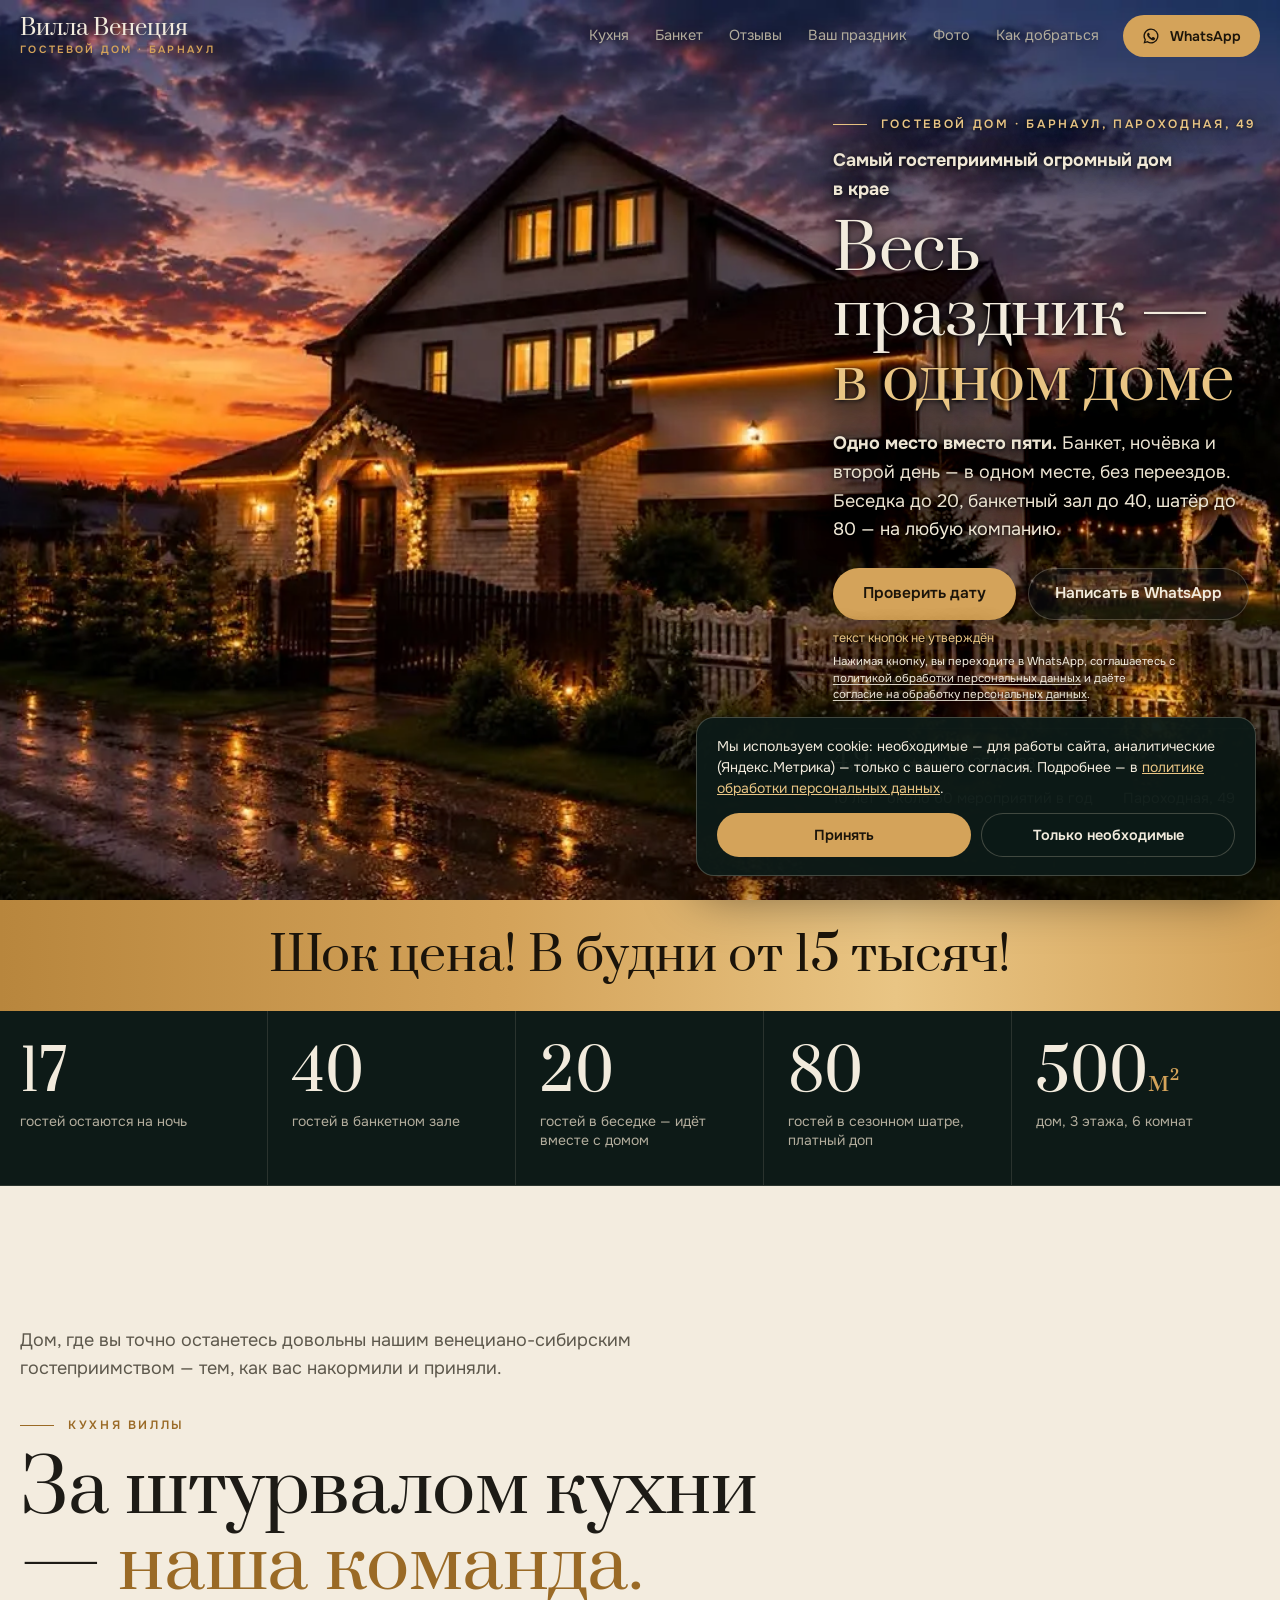
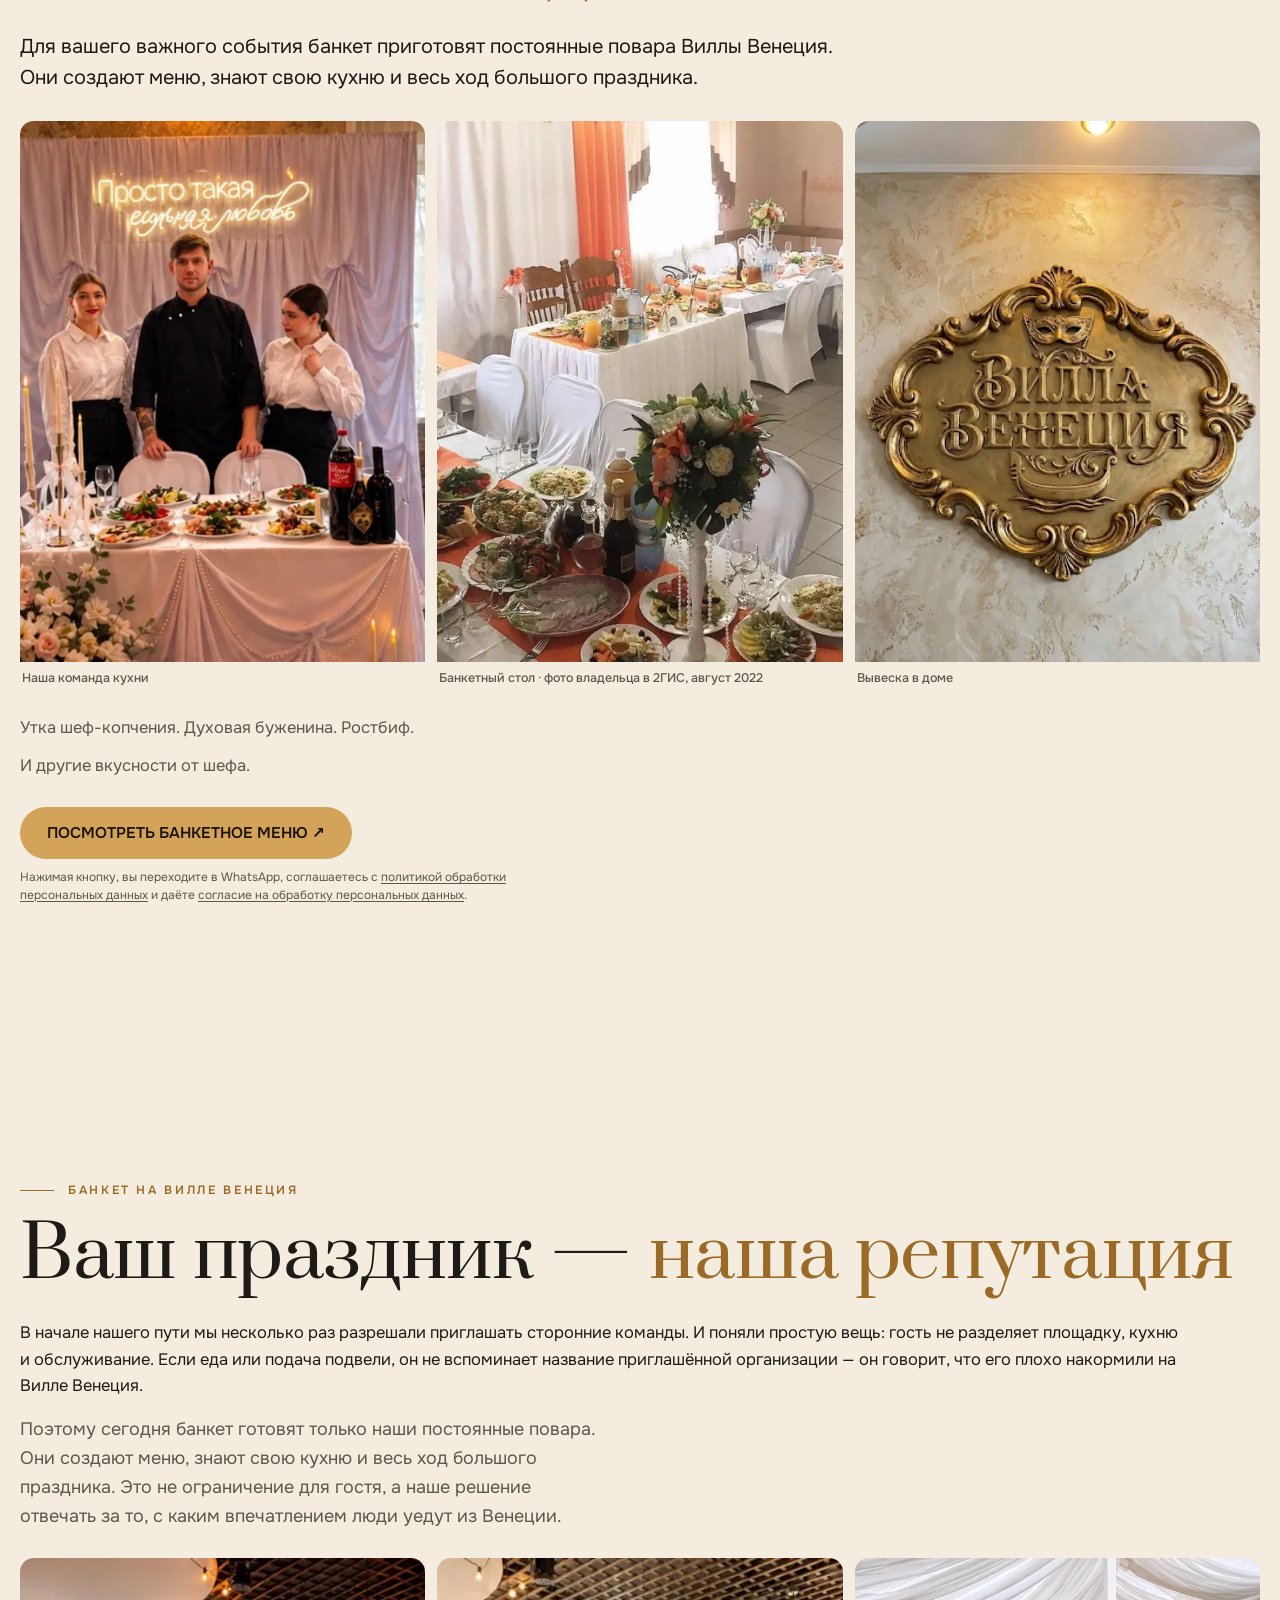
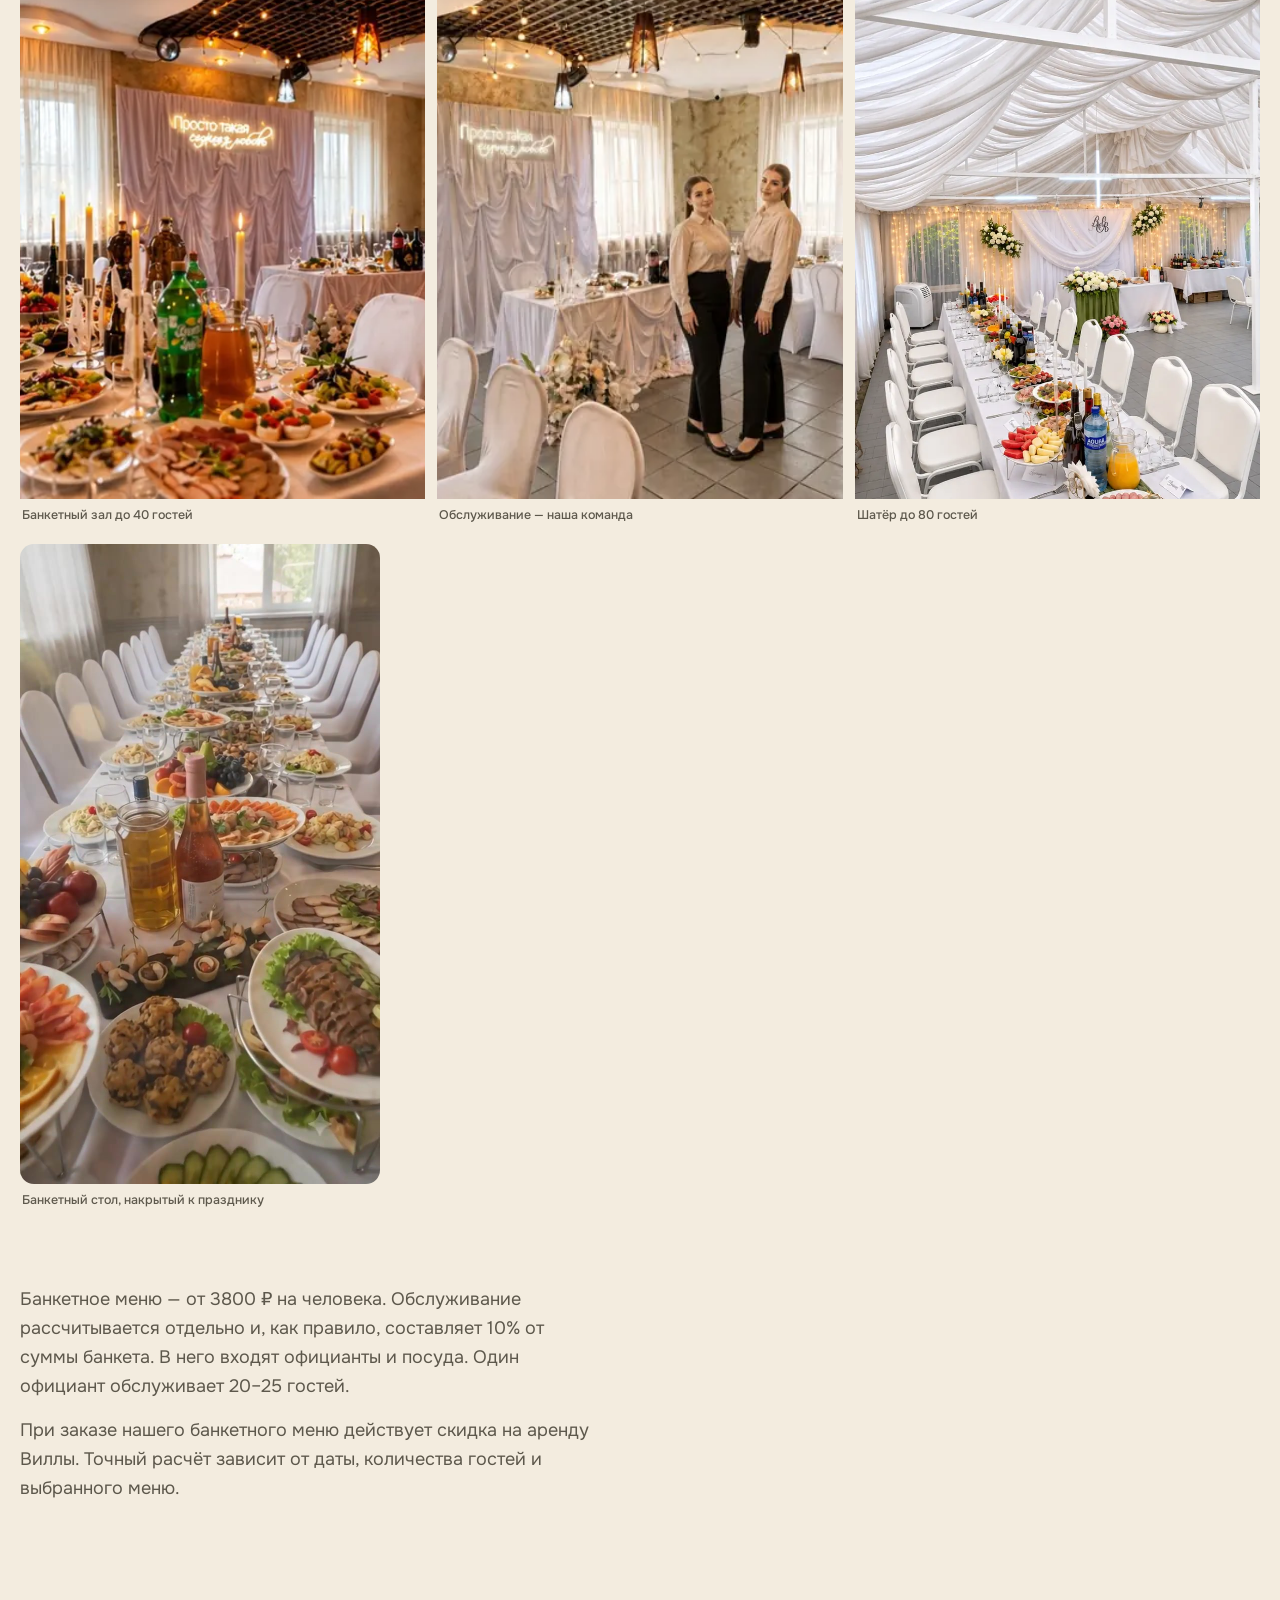
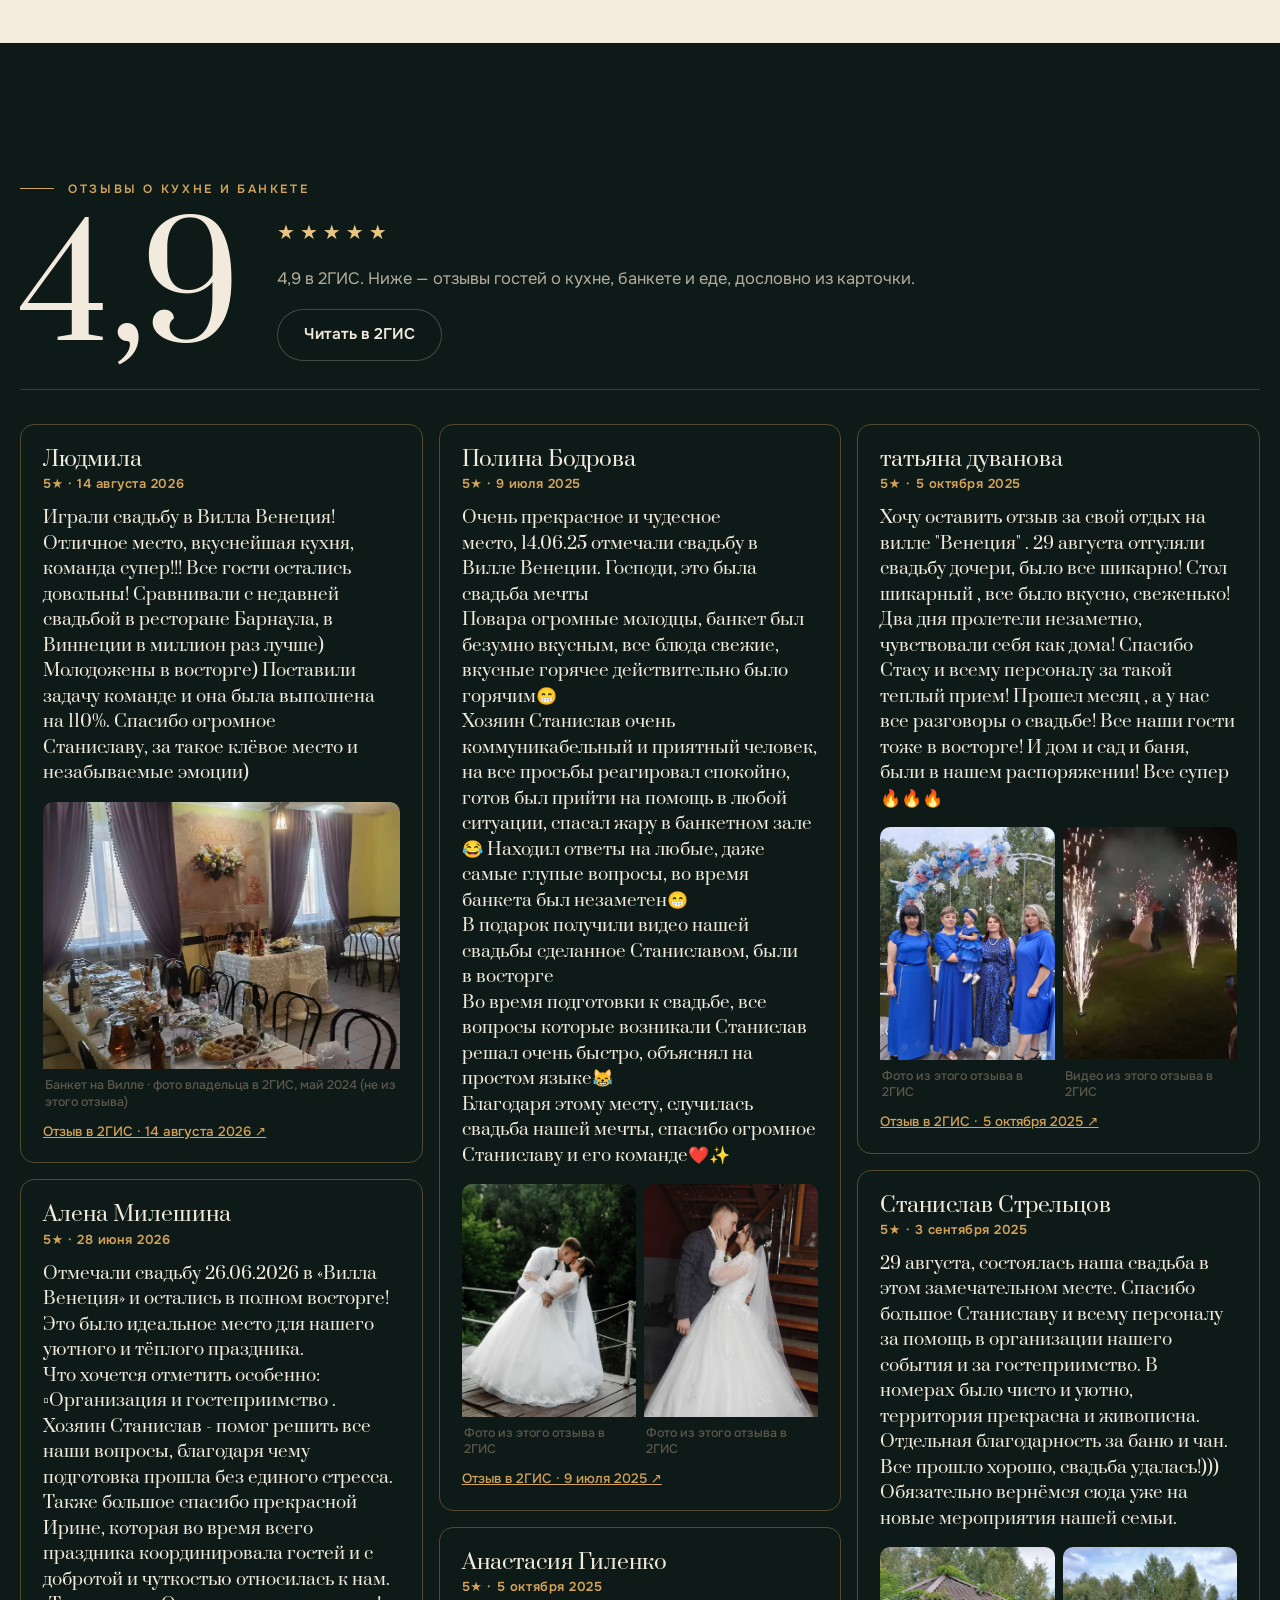
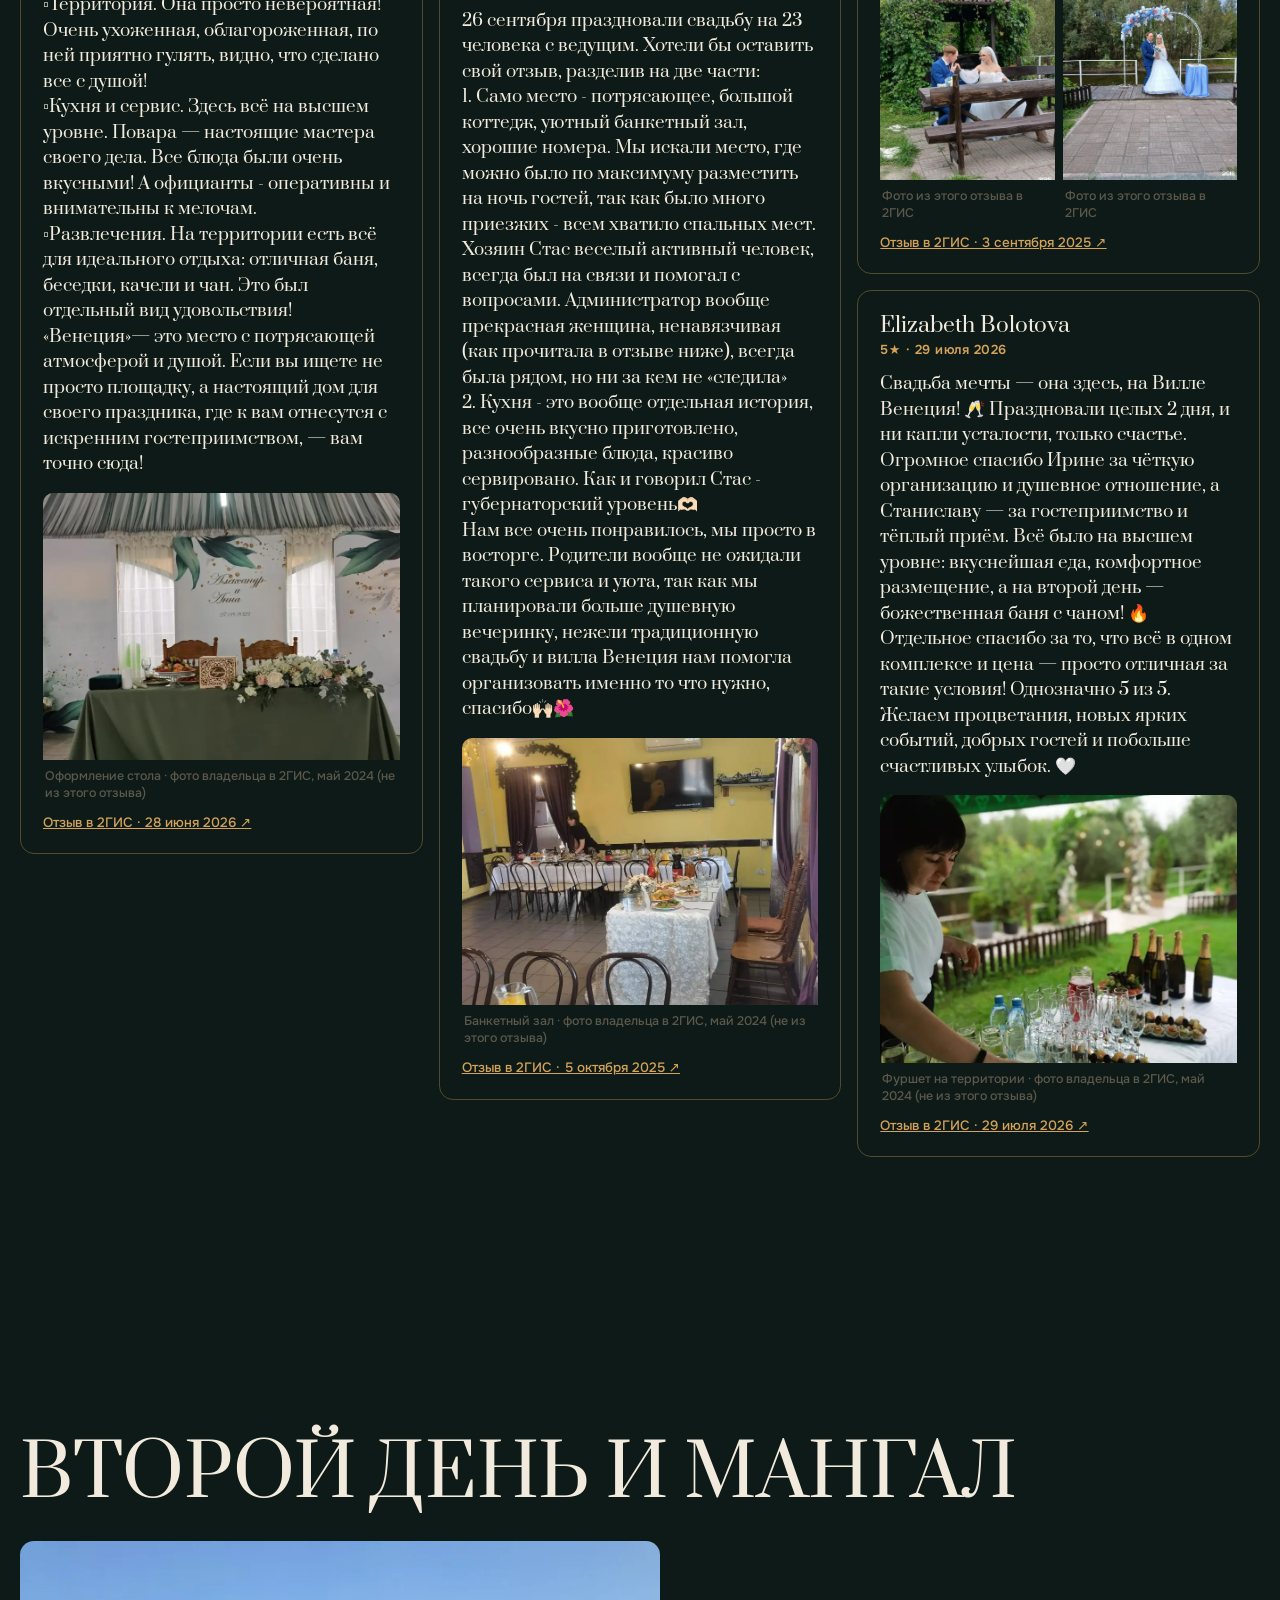
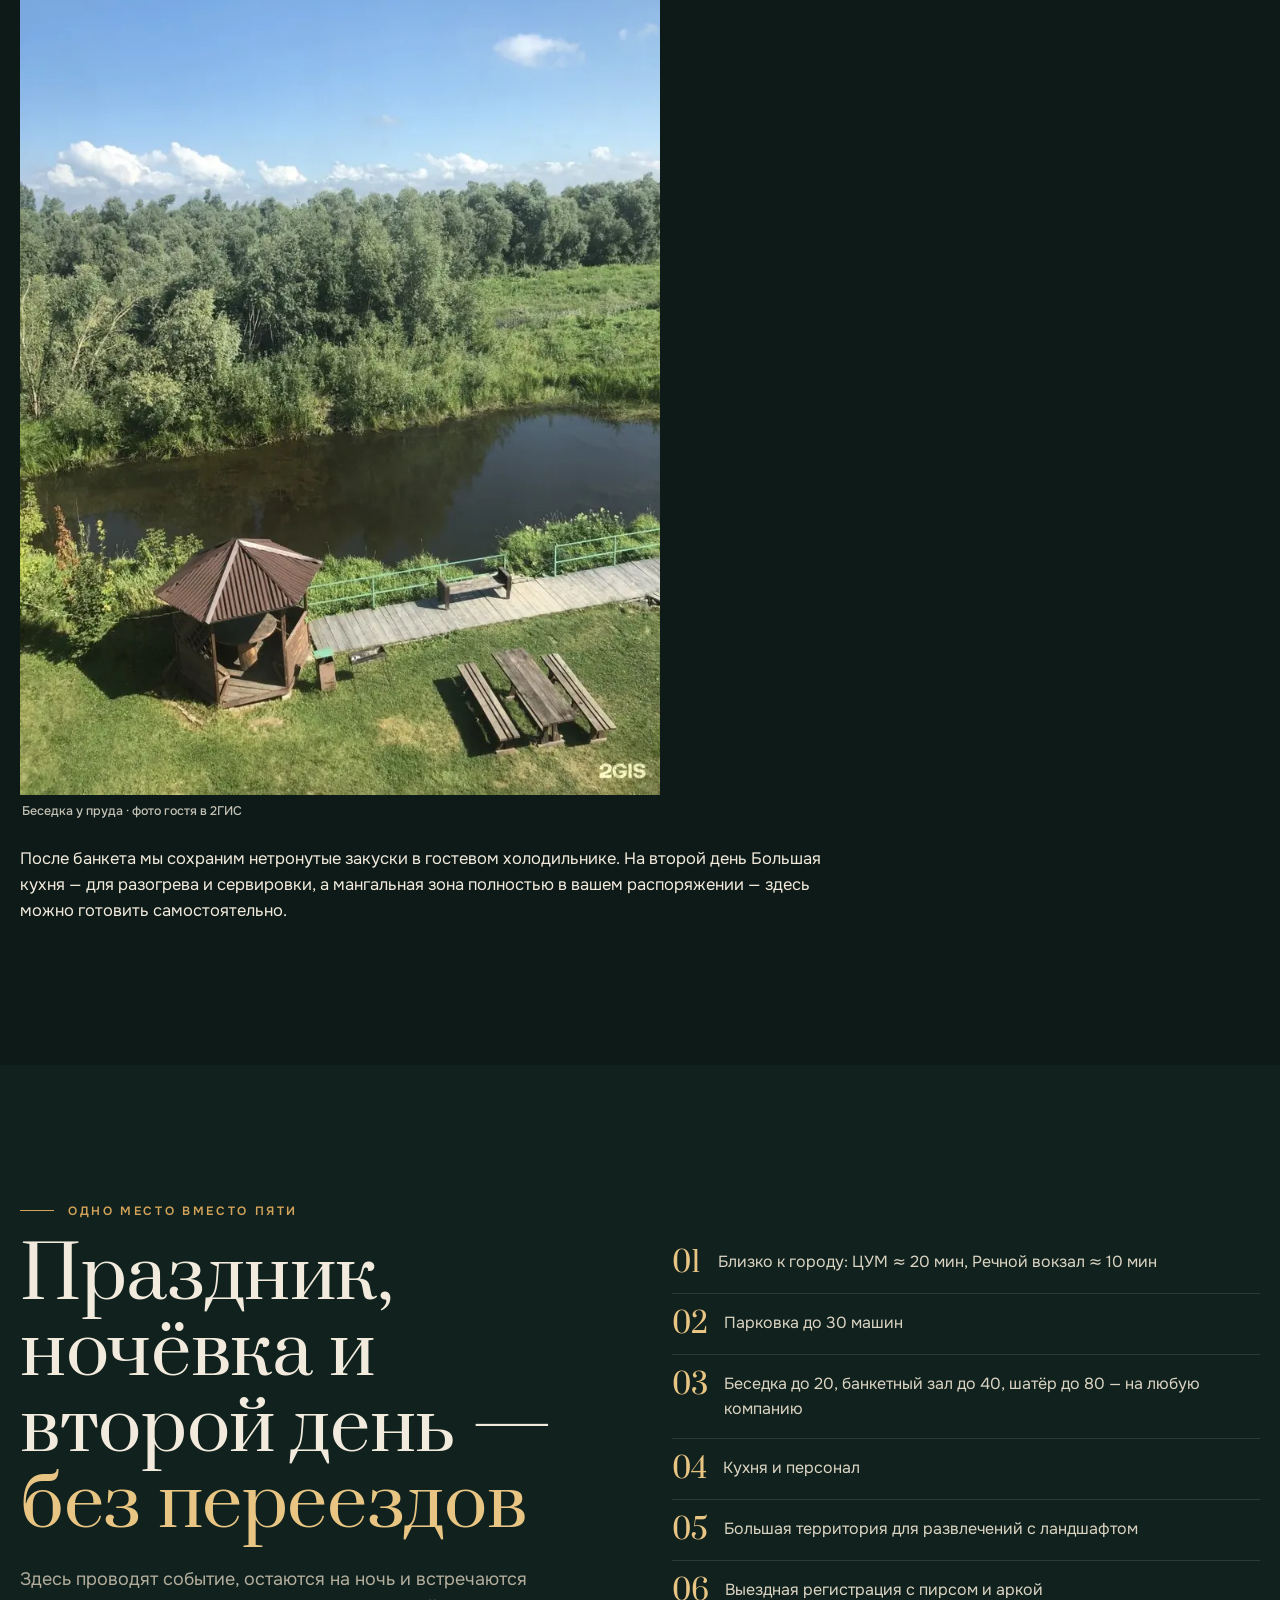
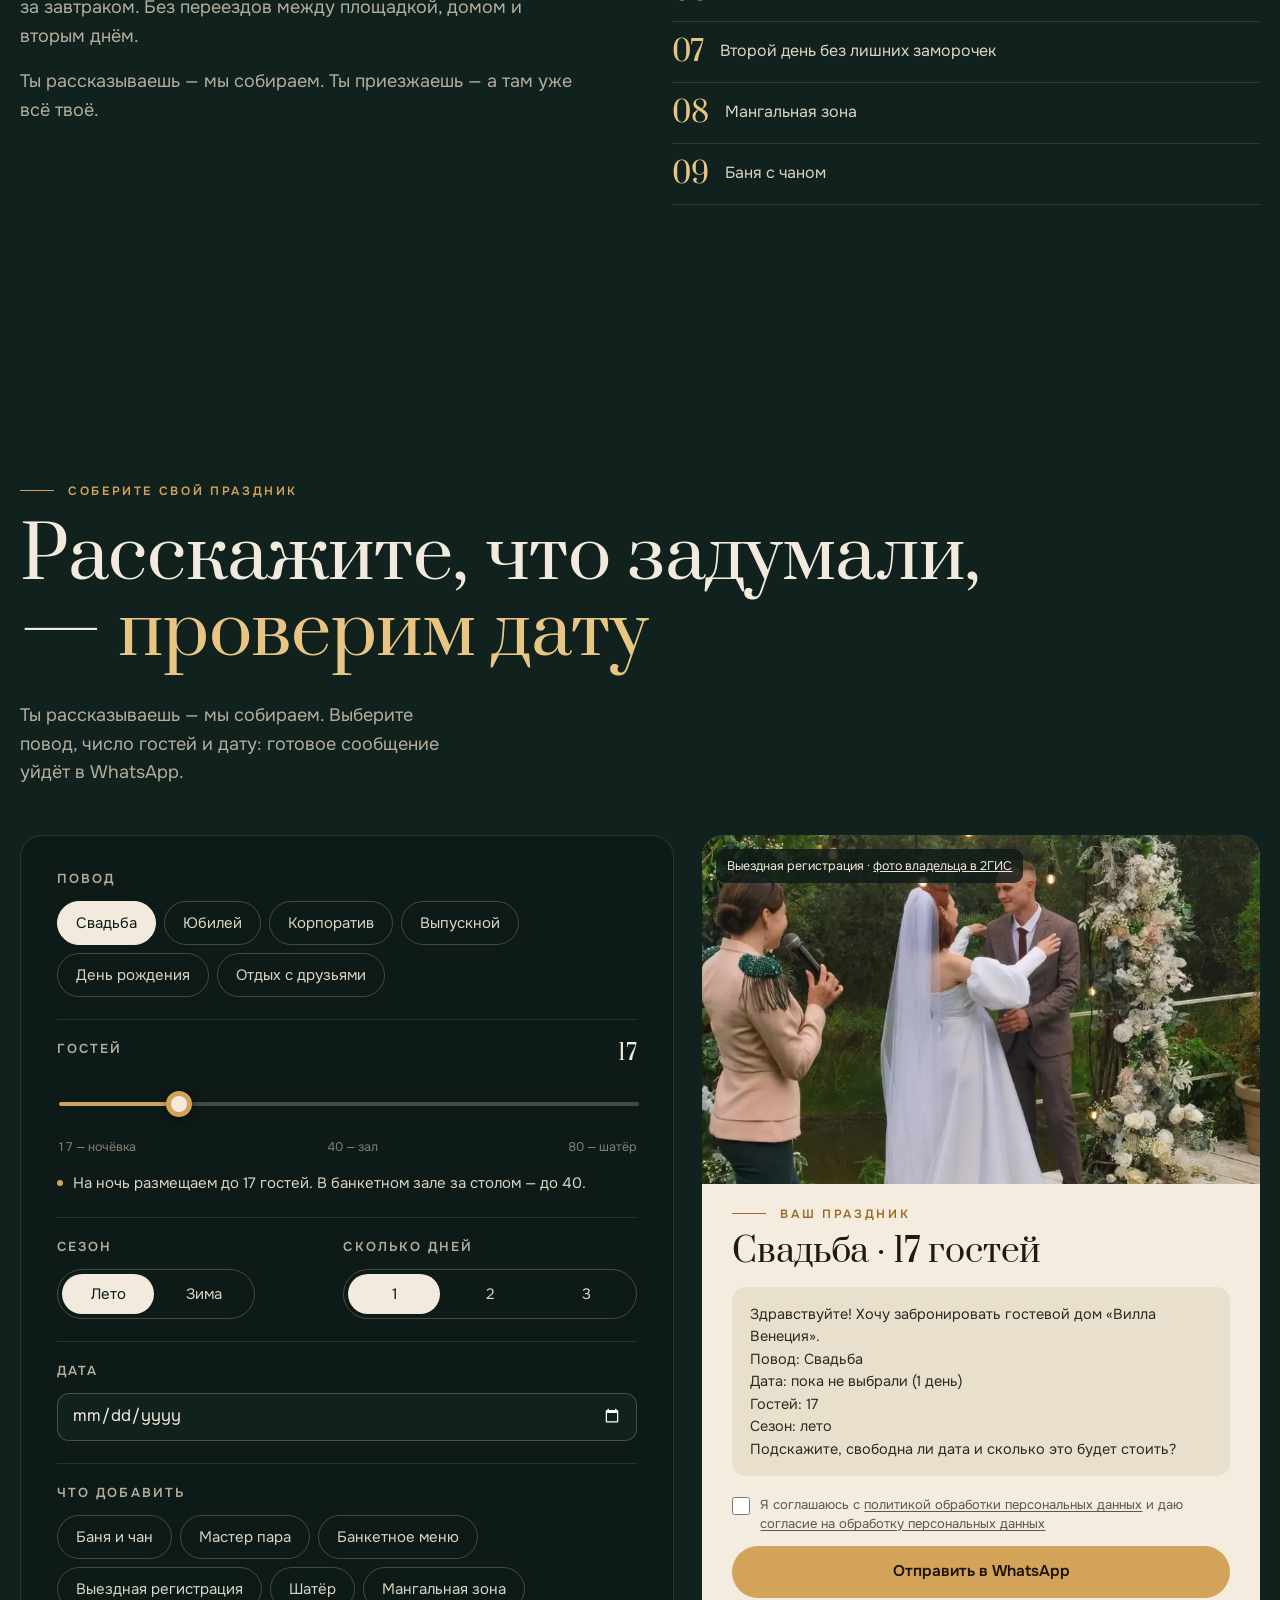
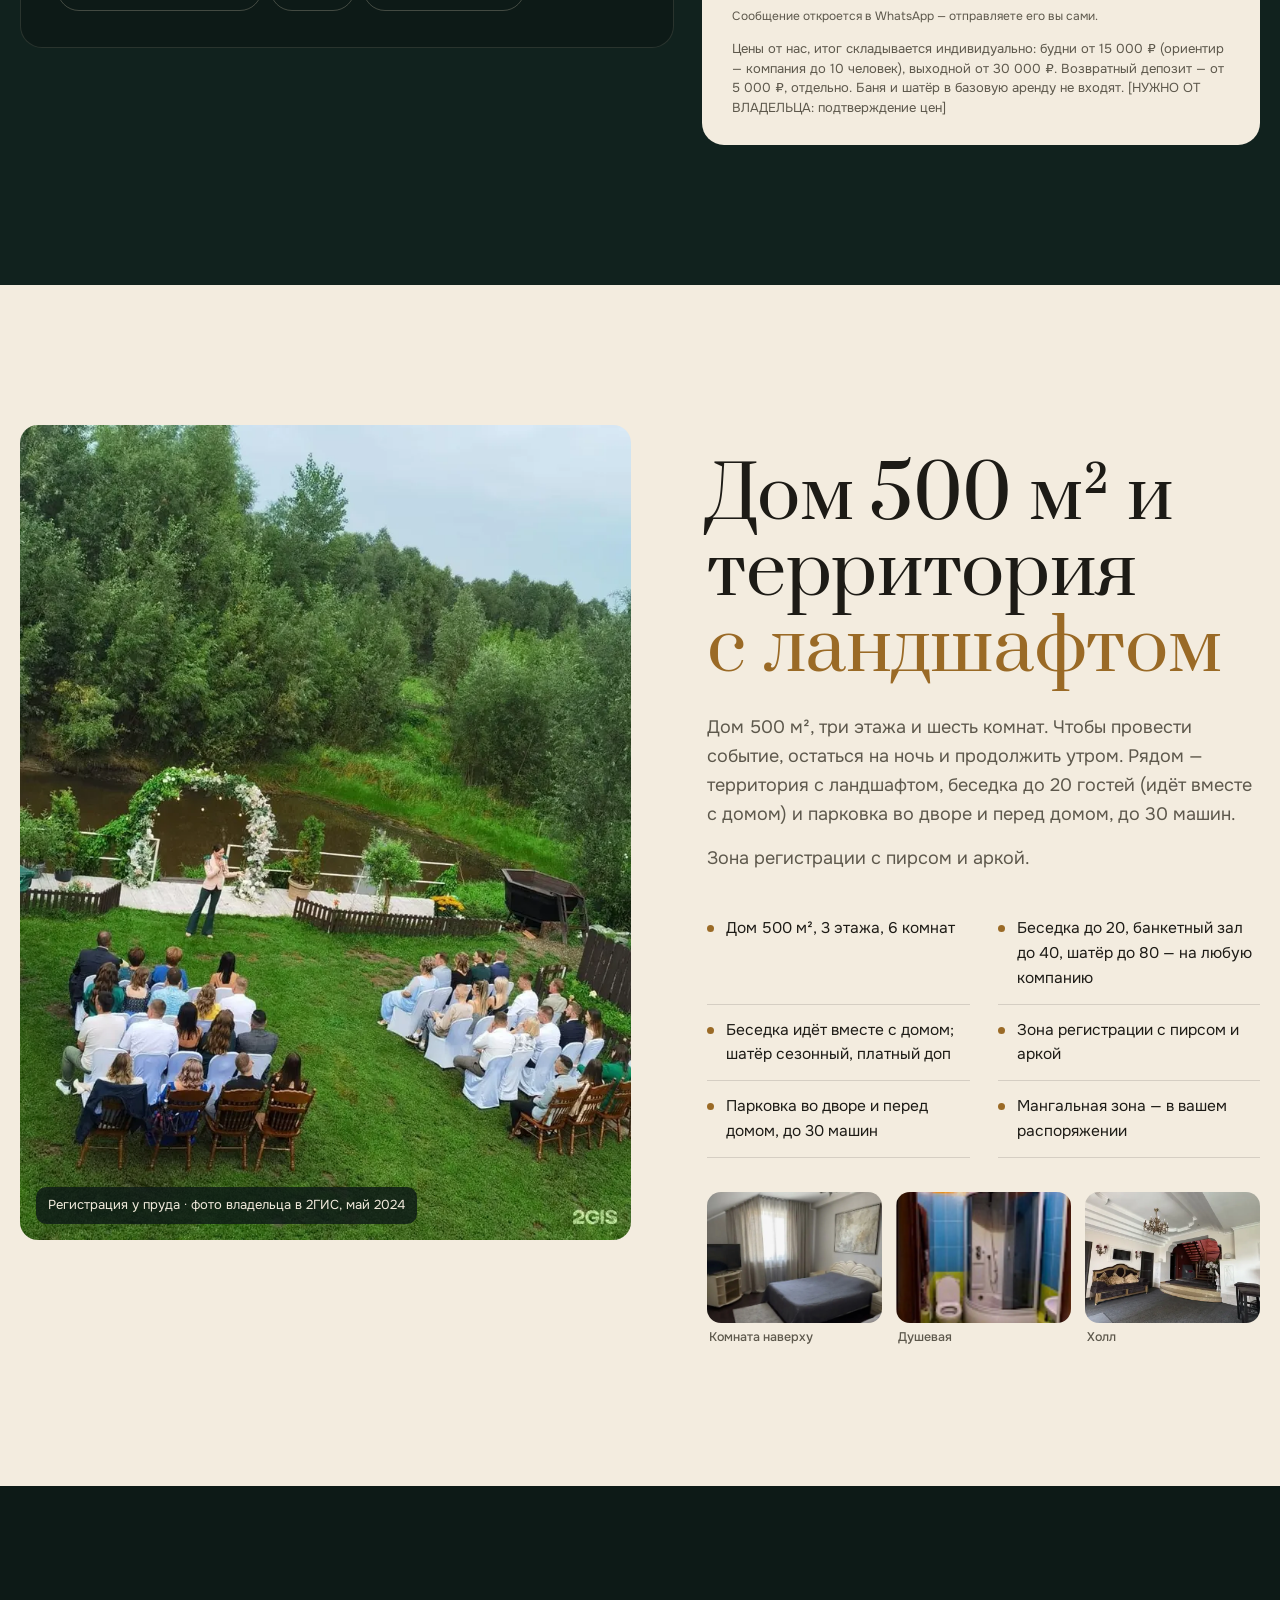
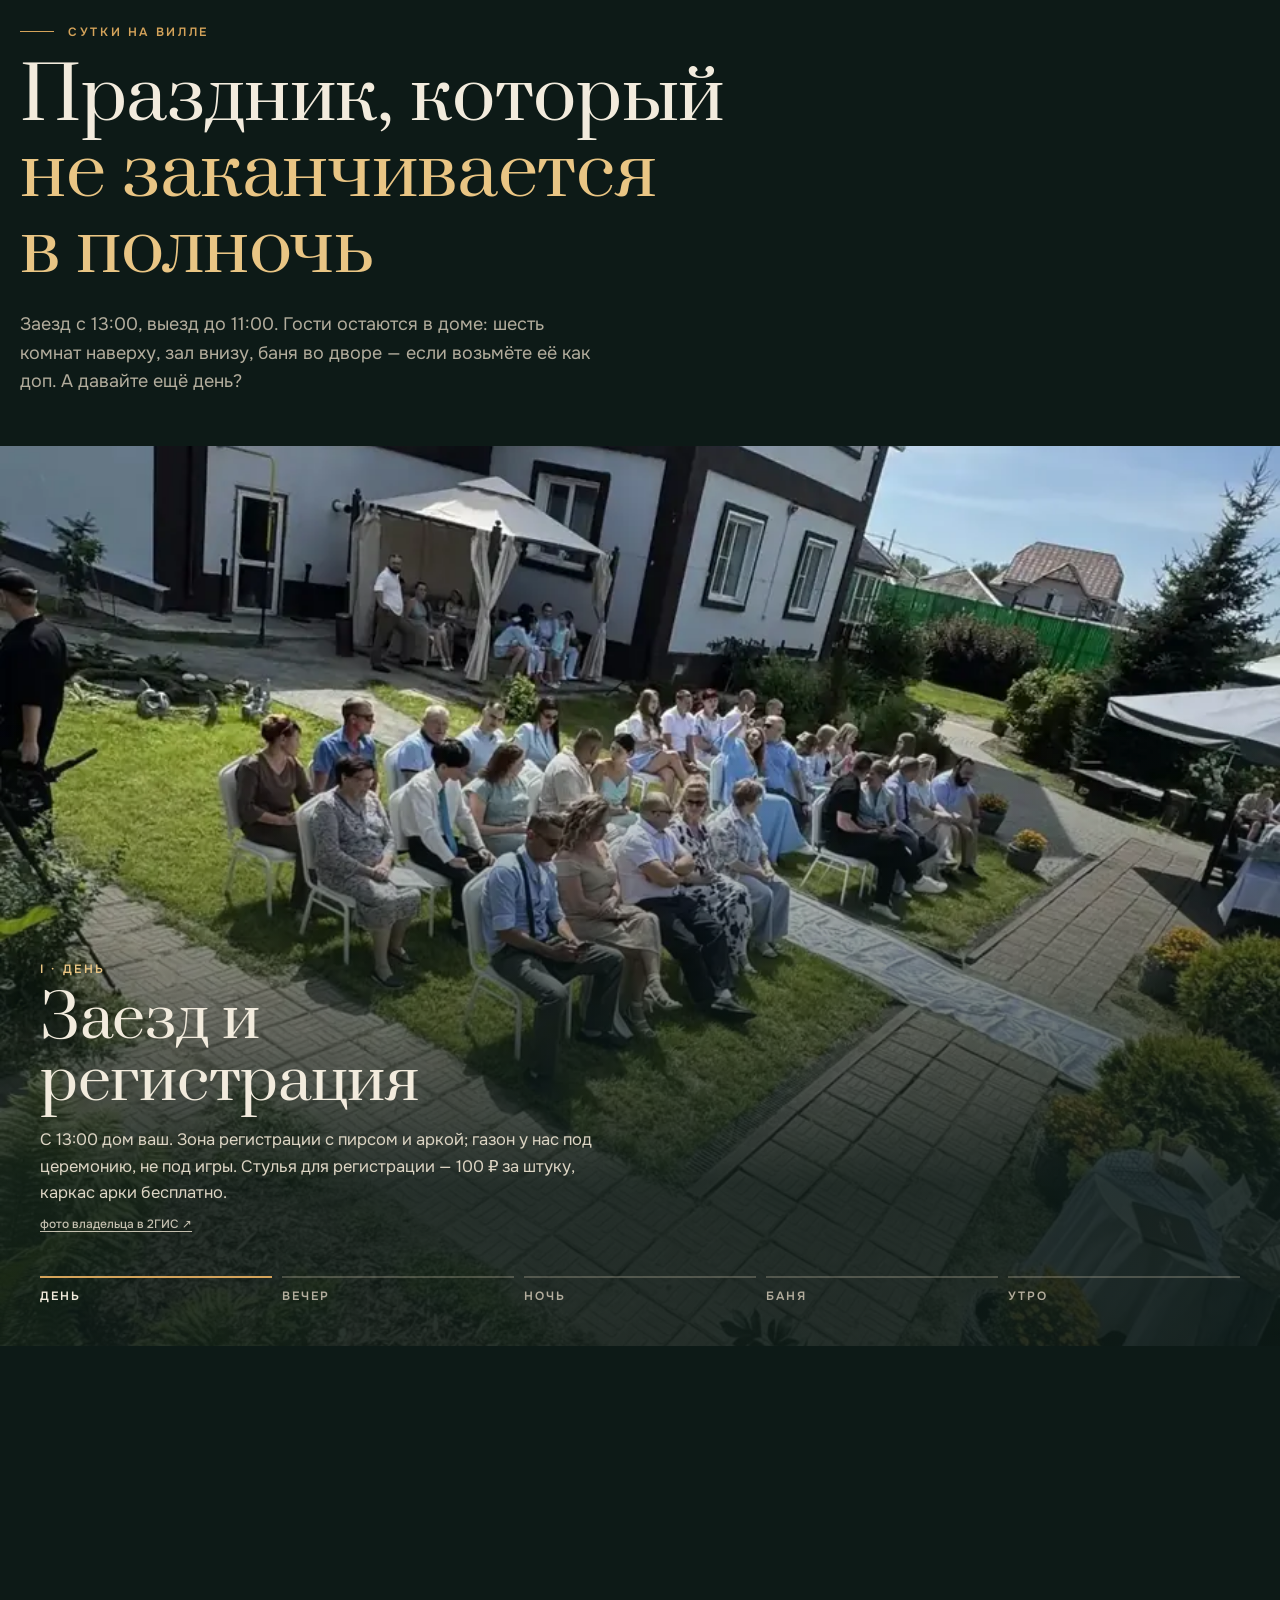
<file: index.html>
<!doctype html>
<html lang="ru">
<head>
<meta charset="utf-8">
<meta name="viewport" content="width=device-width,initial-scale=1,viewport-fit=cover">
<title>Банкет в Барнауле на Вилле Венеция — Пароходная, 49</title>
<meta name="description" content="Банкет в Барнауле на Вилле Венеция: зал до 40 гостей, сезонный шатёр до 80, меню от 3 800 ₽ на гостя. Праздник, ночёвка и второй день в одном доме. Пароходная, 49.">
<link rel="canonical" href="https://villav.ru/">
<meta name="robots" content="index, follow">
<meta name="theme-color" content="#0d1a17">
<meta property="og:type" content="website">
<meta property="og:locale" content="ru_RU">
<meta property="og:site_name" content="Вилла Венеция">
<meta property="og:title" content="Банкет в Барнауле на Вилле Венеция — Пароходная, 49">
<meta property="og:description" content="Банкет в Барнауле на Вилле Венеция: зал до 40 гостей, сезонный шатёр до 80, меню от 3 800 ₽ на гостя. Праздник, ночёвка и второй день в одном доме. Пароходная, 49.">
<meta property="og:url" content="https://villav.ru/">
<meta property="og:image" content="https://villav.ru/images/og.jpg">
<meta property="og:image:width" content="1200">
<meta property="og:image:height" content="630">
<meta property="og:image:alt" content="Банкетный стол на «Вилле Венеция», Барнаул">
<meta name="twitter:card" content="summary_large_image">
<meta name="twitter:title" content="Банкет в Барнауле на Вилле Венеция — Пароходная, 49">
<meta name="twitter:description" content="Банкет в Барнауле на Вилле Венеция: зал до 40 гостей, сезонный шатёр до 80, меню от 3 800 ₽ на гостя. Праздник, ночёвка и второй день в одном доме. Пароходная, 49.">
<meta name="twitter:image" content="https://villav.ru/images/og.jpg">
<link rel="icon" href="images/favicon.svg" type="image/svg+xml">
<link rel="icon" href="images/favicon.png" sizes="32x32" type="image/png">
<link rel="apple-touch-icon" href="images/apple-touch-icon.png">
<!-- Шрифты размещены на сайте локально (fonts/fonts.css): без запросов к Google и передачи IP посетителя третьим лицам -->
<link rel="stylesheet" href="fonts/fonts.css">
<script type="application/ld+json">
{
  "@context": "https://schema.org",
  "@type": ["LodgingBusiness", "LocalBusiness"],
  "name": "Гостевой дом «Вилла Венеция»",
  "telephone": "+7-964-603-20-23",
  "url": "https://villav.ru/",
  "image": "https://villav.ru/images/og.jpg",
  "address": {
    "@type": "PostalAddress",
    "streetAddress": "ул. Пароходная, 49",
    "addressLocality": "Барнаул",
    "addressCountry": "RU"
  },
  "aggregateRating": {
    "@type": "AggregateRating",
    "ratingValue": "4.9",
    "bestRating": "5",
    "reviewCount": "83"
  },
  "numberOfRooms": 6,
  "floorSize": {
    "@type": "QuantitativeValue",
    "value": 500,
    "unitCode": "MTK"
  },
  "checkinTime": "13:00",
  "checkoutTime": "11:00",
  "priceRange": "от 15 000 ₽",
  "description": "Банкет в Барнауле на Вилле Венеция: зал до 40 гостей, сезонный шатёр до 80, меню от 3 800 ₽ на гостя. Праздник, ночёвка и второй день в одном доме. Пароходная, 49."
}
</script>
<style>
picture{display:block;width:100%;height:auto}
.hero .bg picture,.panel-d picture,.oc picture,.way .bg picture,.result .ph picture{
  position:absolute;inset:0;width:100%;height:100%;
}
.hero .bg picture img,.panel-d picture img,.oc picture img,.way .bg picture img,.result .ph picture img{
  width:100%;height:100%;object-fit:cover;
}
.mosaic picture{height:100%}
.mosaic picture img{width:100%;height:100%;object-fit:cover;border-radius:14px}
.place .pic picture{width:100%}
.place .duo picture{width:100%}
:root{
  --ink:#0d1a17;--ink2:#11221e;--ink3:#182e28;--line:rgba(236,224,200,.13);--line2:rgba(236,224,200,.24);
  --ivory:#f2ebdd;--mut:#b3ad9d;--dim:#857f71;
  --paper:#f3ecdf;--paper2:#e8dfcd;--tx:#1d1b16;--txm:#5d584c;--pline:rgba(29,27,22,.14);
  --gold:#d4a35a;--gold2:#e9c584;--ember:#c9643b;
  --serif:"Prata",Georgia,"Times New Roman",serif;--sans:"Onest",system-ui,-apple-system,"Segoe UI",Roboto,sans-serif;
  --r:18px;--ease:cubic-bezier(.2,.7,.2,1)
}
*{box-sizing:border-box}
html{scroll-behavior:smooth;-webkit-font-smoothing:antialiased;-moz-osx-font-smoothing:grayscale;-webkit-text-size-adjust:100%}
body{margin:0;background:var(--ink);color:var(--ivory);font:400 16.5px/1.6 var(--sans);overflow-x:clip}
img{max-width:100%;height:auto;display:block}
a{color:inherit}
button,input{font:inherit;color:inherit}
h1,h2,h3{font-family:var(--serif);font-weight:400;line-height:1.06;margin:0;text-wrap:balance;letter-spacing:-.005em}
p{margin:0;text-wrap:pretty}
.wrap{width:min(1240px,100% - 40px);margin-inline:auto}
.eyebrow{display:flex;align-items:center;gap:14px;font:600 12px/1 var(--sans);letter-spacing:.22em;text-transform:uppercase;color:var(--gold)}
.eyebrow:before{content:"";width:34px;height:1px;background:currentColor}
.h2{font-size:clamp(36px,5.6vw,76px)}
.h2 em{font-style:normal;color:var(--gold2)}
.lead{color:var(--mut);font-size:18px;max-width:580px}
section{position:relative;padding:clamp(84px,11vw,140px) 0}
.paper{background:var(--paper);color:var(--tx)}
.paper .lead{color:var(--txm)}
.paper .eyebrow{color:#9a6a26}
.paper .h2 em{color:#9a6a26}
.num{font-variant-numeric:tabular-nums}

/* кнопки */
.btn{display:inline-flex;align-items:center;justify-content:center;gap:10px;min-height:52px;padding:0 26px;border-radius:999px;border:1px solid transparent;font:600 15.5px/1 var(--sans);text-decoration:none;cursor:pointer;transition-property:transform,background-color,border-color,color;transition-duration:.18s;transition-timing-function:ease-out}
.btn:active{transform:scale(.97)}
.btn-gold{background:var(--gold);color:#1b140a}
.btn-gold:hover{background:var(--gold2)}
.btn-line{border-color:var(--line2);color:var(--ivory);background:rgba(13,26,23,.35)}
.btn-line:hover{border-color:var(--ivory)}
.paper .btn-line{color:var(--tx);border-color:var(--pline);background:transparent}
.paper .btn-line:hover{border-color:var(--tx)}
.btn svg{width:18px;height:18px;flex:none}
:focus-visible{outline:2px solid var(--gold2);outline-offset:3px}

/* появление */
.rv{opacity:0;transform:translateY(22px);transition:opacity .9s var(--ease),transform .9s var(--ease)}
.rv.on{opacity:1;transform:none}
.rv.d1{transition-delay:.08s}.rv.d2{transition-delay:.16s}.rv.d3{transition-delay:.24s}

/* интро */
#intro{position:fixed;inset:0;z-index:100;background:var(--ink);display:grid;place-items:center;transition:opacity .8s var(--ease),visibility .8s}
#intro.out{opacity:0;visibility:hidden}
#intro .in{text-align:center}
#intro .t{font:400 clamp(38px,8vw,84px)/1 var(--serif);color:var(--ivory);opacity:0;transform:translateY(12px);animation:iu 1s var(--ease) .1s forwards}
#intro .s{margin-top:18px;font:600 12px/1 var(--sans);letter-spacing:.3em;text-transform:uppercase;color:var(--gold);opacity:0;animation:iu .9s var(--ease) .45s forwards}
#intro .w{margin:26px auto 0;height:1px;width:0;background:linear-gradient(90deg,transparent,var(--gold),transparent);animation:iw 1.1s var(--ease) .3s forwards}
@keyframes iu{to{opacity:1;transform:none}}
@keyframes iw{to{width:min(320px,70vw)}}

/* шапка */
#top{position:fixed;inset:0 0 auto;z-index:50;transition:background-color .3s,border-color .3s,color .3s;border-bottom:1px solid transparent;background:transparent}
#top .logo b{color:var(--ivory);text-shadow:0 1px 10px rgba(0,0,0,.55)}
#top .logo span{text-shadow:0 1px 8px rgba(0,0,0,.5)}
#top nav a{color:rgba(242,235,221,.86);text-shadow:0 1px 8px rgba(0,0,0,.45)}
#top nav a:hover{color:var(--ivory)}
#top.solid{background:rgba(13,26,23,.94);border-color:var(--line)}
#top.solid .logo b,#top.solid .logo span,#top.solid nav a{text-shadow:none}
#top.solid .logo b{color:var(--ivory)}
#top.solid nav a{color:var(--mut)}
#top.solid nav a:hover{color:var(--ivory)}
#top .wrap{display:flex;align-items:center;gap:24px;height:72px}
.logo{display:flex;flex-direction:column;text-decoration:none;line-height:1}
.logo b{font:400 22px/1 var(--serif)}
.logo span{margin-top:6px;font:600 10.5px/1 var(--sans);letter-spacing:.22em;text-transform:uppercase;color:var(--gold)}
#top nav{display:flex;gap:26px;margin-left:auto}
#top nav a{font-size:14.5px;color:var(--mut);text-decoration:none;transition:color .2s}
#top nav a:hover{color:var(--ivory)}
#top .btn{min-height:42px;padding:0 18px;font-size:14px}
@media (max-width:980px){#top nav{display:none}#top .btn{margin-left:auto}}
@media (max-width:420px){#top .btn span{display:none}#top .btn{width:44px;padding:0}}

/* hero */
.hero{position:relative;min-height:100svh;display:flex;align-items:flex-start;justify-content:flex-end;padding:110px 8px 48px;overflow:hidden}
.hero .bg{position:absolute;inset:0}
.hero .bg img{width:100%;height:100%;object-fit:cover;object-position:26% 50%;transform:scale(1.04);animation:kb 14s var(--ease) forwards}
@keyframes kb{to{transform:scale(1)}}
.hero .wrap{position:relative;display:flex;justify-content:flex-end}
.hero-copy{position:relative;max-width:min(480px,34vw);padding:8px 0 8px 16px;color:var(--ivory)}
.hero-copy:before{content:"";position:absolute;inset:-32px -40px -44px -56px;background:radial-gradient(ellipse at 78% 42%,rgba(8,12,16,.82) 0%,rgba(8,12,16,.62) 38%,rgba(8,12,16,.28) 62%,rgba(8,12,16,0) 80%);pointer-events:none;z-index:-1}
.hero .eyebrow{margin-bottom:16px;color:var(--gold2);white-space:nowrap}
.hero .eyebrow,.hero h1,.hero .sub,.hero .meta,.hero .wa-need{text-shadow:0 2px 24px rgba(8,12,16,.95),0 1px 4px rgba(8,12,16,.98),0 0 32px rgba(8,12,16,.55)}
.hero h1{font-size:clamp(40px,4.8vw,72px);max-width:11ch;color:var(--ivory)}
.hero h1 em{font-style:normal;color:var(--gold2)}
.hero h1 .w{display:inline-block;opacity:0;transform:translateY(.4em);animation:iu 1s var(--ease) forwards;animation-delay:calc(var(--d,.2s) + var(--i,0) * .07s)}
.hero .eyebrow+.sub{margin:0 0 14px!important}
.hero .sub{margin-top:16px;max-width:540px;font-size:18px;color:#f0e8d6}
.hero .row{display:flex;flex-wrap:wrap;gap:12px;margin-top:24px}
.hero .btn-line{color:var(--ivory);border-color:var(--line2);background:rgba(13,20,28,.35)}
.hero .btn-line:hover{border-color:var(--ivory);background:rgba(13,20,28,.5)}
.hero .wa-need{color:var(--gold2)}
.hero .meta{display:flex;flex-wrap:wrap;gap:12px 30px;margin-top:24px;padding-top:18px;border-top:1px solid var(--line2);max-width:540px;font-size:14.5px;color:#efe6d4}
.hero .meta b{font:400 26px/1 var(--serif);color:var(--ivory);margin-right:8px}
.hero .meta .it{display:flex;align-items:baseline}
.hero .stars{color:var(--gold2)}
.live{display:inline-flex;align-items:center;gap:9px}
.live i{width:8px;height:8px;border-radius:50%;background:#7fd19b;box-shadow:0 0 0 0 rgba(127,209,155,.6);animation:pl 2.4s infinite}
@keyframes pl{70%{box-shadow:0 0 0 9px rgba(127,209,155,0)}100%{box-shadow:0 0 0 0 rgba(127,209,155,0)}}
.stars{color:var(--gold2);letter-spacing:2px;margin-right:8px}

/* факты */
.facts{padding:0;border-bottom:1px solid var(--line)}
.facts .wrap{display:grid;grid-template-columns:repeat(5,1fr)}
.fact{padding:34px 18px 34px 0;border-right:1px solid var(--line)}
.fact+.fact{padding-left:24px}
.fact:last-child{border-right:0}
.fact b{display:block;font:400 clamp(38px,4.4vw,58px)/1 var(--serif);color:var(--ivory)}
.fact b small{font-size:.5em;color:var(--gold)}
.fact span{display:block;margin-top:10px;font-size:14px;color:var(--mut);line-height:1.4}
@media (max-width:900px){.facts .wrap{grid-template-columns:1fr 1fr}.fact{padding:26px 14px 26px 0;border-bottom:1px solid var(--line)}.fact:nth-child(2n){border-right:0;padding-left:18px}.fact:nth-child(2n+1){padding-left:0}.fact:last-child{grid-column:1/-1;border-bottom:0}}

/* место */
.place .grid{display:grid;grid-template-columns:1.05fr .95fr;gap:clamp(36px,6vw,90px);align-items:start}
.place .pic{position:relative;border-radius:var(--r);overflow:hidden}
.place .pic img{width:100%;aspect-ratio:3/4;object-fit:cover}
.place .pic figcaption{position:absolute;left:16px;bottom:16px;padding:8px 12px;border-radius:10px;background:rgba(13,26,23,.82);color:var(--ivory);font-size:13px}
.place h2{margin:22px 0 26px}
.bigq{margin:34px 0 0;padding:28px 0 0;border-top:1px solid var(--pline)}
.bigq p{font:400 clamp(24px,2.6vw,32px)/1.3 var(--serif);color:var(--tx)}
.bigq cite{display:block;margin-top:16px;font:500 13.5px/1.3 var(--sans);font-style:normal;color:var(--txm)}
.ticks{list-style:none;margin:30px 0 0;padding:0;display:grid;grid-template-columns:1fr 1fr;gap:0 28px}
.ticks li{padding:13px 0;border-bottom:1px solid var(--pline);font-size:15.5px;display:flex;gap:12px}
.ticks li:before{content:"";flex:none;width:7px;height:7px;margin-top:9px;border-radius:50%;background:#9a6a26}
.place .duo{display:grid;grid-template-columns:1fr 1fr;gap:14px;margin-top:34px}
.place .duo img{border-radius:14px;aspect-ratio:4/3;object-fit:cover;width:100%}
@media (max-width:900px){.place .grid{grid-template-columns:1fr}.place .pic img{aspect-ratio:4/5}.ticks{grid-template-columns:1fr}}

/* конструктор */
.build{background:var(--ink2)}
.build .head{display:flex;justify-content:space-between;align-items:end;gap:30px;margin-bottom:48px;flex-wrap:wrap}
.build .head .lead{max-width:440px}
.bgrid{display:grid;grid-template-columns:1.08fr .92fr;gap:28px;align-items:start}
.panel{border:1px solid var(--line);border-radius:22px;padding:clamp(22px,3vw,36px);background:var(--ink)}
.step{padding:22px 0;border-bottom:1px solid var(--line)}
.step:first-child{padding-top:0}
.step:last-child{border-bottom:0;padding-bottom:0}
.step h3{font:600 13px/1 var(--sans);letter-spacing:.16em;text-transform:uppercase;color:var(--mut);margin-bottom:16px;display:flex;justify-content:space-between;gap:10px}
.step h3 output{font:400 22px/1 var(--serif);letter-spacing:0;text-transform:none;color:var(--ivory)}
.chips{display:flex;flex-wrap:wrap;gap:8px}
.chip{position:relative}
.chip input{position:absolute;opacity:0;width:1px;height:1px;pointer-events:none}
.chip span{display:inline-flex;align-items:center;min-height:44px;padding:0 18px;border-radius:999px;border:1px solid var(--line2);font-size:15px;color:#dcd4c3;cursor:pointer;transition-property:background-color,border-color,color;transition-duration:.18s;user-select:none}
.chip span:hover{border-color:var(--ivory)}
.chip input:checked+span{background:var(--ivory);border-color:var(--ivory);color:var(--ink)}
.chip input:focus-visible+span{outline:2px solid var(--gold2);outline-offset:2px}
.seg{display:inline-grid;grid-auto-flow:column;grid-auto-columns:1fr;border:1px solid var(--line2);border-radius:999px;padding:4px;gap:4px}
.seg .chip span{border:0;min-height:40px;justify-content:center;min-width:92px}
input[type=range]{-webkit-appearance:none;appearance:none;width:100%;height:44px;background:transparent;cursor:pointer}
input[type=range]::-webkit-slider-runnable-track{height:4px;border-radius:4px;background:linear-gradient(90deg,var(--gold) var(--p,40%),var(--line2) var(--p,40%))}
input[type=range]::-moz-range-track{height:4px;border-radius:4px;background:var(--line2)}
input[type=range]::-moz-range-progress{height:4px;border-radius:4px;background:var(--gold)}
input[type=range]::-webkit-slider-thumb{-webkit-appearance:none;width:26px;height:26px;margin-top:-11px;border-radius:50%;background:var(--ivory);border:5px solid var(--gold);box-shadow:0 2px 10px rgba(0,0,0,.4)}
input[type=range]::-moz-range-thumb{width:16px;height:16px;border-radius:50%;background:var(--ivory);border:5px solid var(--gold)}
.scale{display:flex;justify-content:space-between;font-size:12.5px;color:var(--dim);margin-top:2px}
.hint{margin-top:14px;font-size:15px;color:#dcd4c3;display:grid;gap:6px}
.hint p{display:flex;gap:10px}
.hint p:before{content:"";flex:none;width:6px;height:6px;margin-top:9px;border-radius:50%;background:var(--gold)}
.hint p.warn:before{background:var(--ember)}
.two{display:grid;grid-template-columns:1fr 1fr;gap:22px}
.date{width:100%;min-height:48px;padding:0 14px;border-radius:12px;border:1px solid var(--line2);background:var(--ink2);color:var(--ivory);color-scheme:dark}
.result{position:sticky;top:92px;border-radius:22px;overflow:hidden;background:var(--paper);color:var(--tx)}
.result .ph{position:relative;aspect-ratio:16/10;overflow:hidden;background:var(--ink3)}
.result .ph img{position:absolute;inset:0;width:100%;height:100%;object-fit:cover;transition:opacity .5s var(--ease)}
.result .ph img.hide{opacity:0}
.result .ph span{position:absolute;left:14px;top:14px;padding:7px 11px;border-radius:9px;background:rgba(13,26,23,.82);color:var(--ivory);font-size:12.5px}
.result .bd{padding:24px clamp(20px,2.6vw,30px) 28px}
.result h3{font-size:clamp(26px,2.6vw,34px)}
.result .msg{margin:18px 0 20px;padding:16px 18px;border-radius:14px;background:var(--paper2);font-size:14.5px;line-height:1.55;white-space:pre-line;color:#2d2a22}
.result .btn{width:100%}
.result .note{margin-top:14px;font-size:13px;color:var(--txm);line-height:1.5}
@media (max-width:980px){.bgrid{grid-template-columns:1fr}.result{position:relative;top:0}}
@media (max-width:520px){.two{grid-template-columns:1fr}.seg .chip span{min-width:0;padding:0 14px}}

/* сутки на вилле */
.day{padding:0;background:var(--ink)}
.day .intro{padding:clamp(84px,11vw,140px) 0 50px}
.day .pin{position:relative}
.track{display:grid;gap:18px;padding:0 20px 90px}
.panel-d{position:relative;border-radius:var(--r);overflow:hidden;min-height:78svh;display:flex;align-items:flex-end}
.panel-d img{position:absolute;inset:0;width:100%;height:100%;object-fit:cover}
.panel-d:after{content:"";position:absolute;inset:0;background:linear-gradient(180deg,rgba(13,26,23,0) 30%,rgba(13,26,23,.88) 82%)}
.panel-d .tx{position:relative;z-index:1;padding:28px 24px;max-width:620px}
.panel-d .k{font:600 12px/1 var(--sans);letter-spacing:.22em;text-transform:uppercase;color:var(--gold2)}
.panel-d h3{margin:14px 0 14px;font-size:clamp(34px,4.6vw,64px)}
.panel-d p{color:#ddd5c4;font-size:16.5px}
.panel-d blockquote{margin:18px 0 0;padding-left:16px;border-left:2px solid var(--gold);font:400 18px/1.4 var(--serif);color:var(--ivory)}
.panel-d blockquote cite{display:block;margin-top:8px;font:500 12.5px/1.3 var(--sans);font-style:normal;color:var(--mut)}
.dprog{display:none}
@media (min-width:981px) and (prefers-reduced-motion:no-preference){
  .day .pin{height:calc(var(--n) * 100vh)}
  .day .stick{position:sticky;top:0;height:100vh;overflow:hidden}
  .track{display:flex;gap:0;padding:0;height:100vh;width:calc(var(--n) * 100vw);will-change:transform}
  .panel-d{flex:none;width:100vw;height:100vh;min-height:0;border-radius:0}
  .panel-d .tx{padding:0 0 110px max(40px,calc((100vw - 1240px)/2))}
  .dprog{display:flex;position:absolute;left:max(40px,calc((100vw - 1240px)/2));right:max(40px,calc((100vw - 1240px)/2));bottom:44px;z-index:2;gap:10px}
  .dprog button{flex:1;background:none;border:0;padding:12px 0 0;border-top:2px solid var(--line2);text-align:left;color:var(--mut);font:600 12px/1 var(--sans);letter-spacing:.16em;text-transform:uppercase;cursor:pointer;transition:color .3s,border-color .3s}
  .dprog button.on{color:var(--ivory);border-color:var(--gold)}
}

/* баня */
.spa .grid{display:grid;grid-template-columns:.9fr 1.1fr;gap:clamp(36px,6vw,90px);align-items:center}
.mosaic{display:grid;grid-template-columns:1.2fr 1fr;grid-template-rows:1fr 1fr;gap:12px;height:clamp(460px,52vw,660px)}
.mosaic img{width:100%;height:100%;object-fit:cover;border-radius:14px}
.mosaic img:first-child{grid-row:1/3}
.price{display:flex;align-items:baseline;gap:14px;margin:28px 0 6px;flex-wrap:wrap}
.price b{font:400 clamp(40px,4.6vw,58px)/1 var(--serif);color:var(--gold2)}
.price span{color:var(--mut);font-size:15px}
.amen{display:flex;flex-wrap:wrap;gap:8px 0;margin:26px 0 0;padding:0;list-style:none;font-size:15px;color:#dcd4c3}
.amen li:not(:last-child):after{content:"·";margin:0 12px;color:var(--dim)}
.spa blockquote{margin:30px 0 0;padding:22px 0 0;border-top:1px solid var(--line)}
.spa blockquote p{font:400 21px/1.4 var(--serif)}
.spa blockquote cite{display:block;margin-top:10px;font:500 13px/1.3 var(--sans);font-style:normal;color:var(--mut)}
@media (max-width:900px){.spa .grid{grid-template-columns:1fr}.mosaic{height:auto;grid-template-columns:1fr 1fr;grid-template-rows:auto}.mosaic img{aspect-ratio:1}.mosaic img:first-child{grid-row:auto;grid-column:1/-1;aspect-ratio:4/3}}

/* поводы */
.occ .head{display:flex;justify-content:space-between;align-items:end;gap:30px;flex-wrap:wrap;margin-bottom:44px}
.occ .rowx{display:grid;grid-template-columns:repeat(5,1fr);gap:12px}
.oc{position:relative;border-radius:16px;overflow:hidden;min-height:480px;display:flex;align-items:flex-end;color:var(--ivory)}
.oc img{position:absolute;inset:0;width:100%;height:100%;object-fit:cover;transition:transform 1.2s var(--ease)}
.oc:hover img{transform:scale(1.05)}
.oc:after{content:"";position:absolute;inset:0;background:linear-gradient(180deg,rgba(13,26,23,0) 34%,rgba(13,26,23,.92) 86%)}
.oc .tx{position:relative;z-index:1;padding:20px}
.oc h3{font-size:28px}
.oc p{margin-top:10px;font:400 15.5px/1.45 var(--serif);color:#e8e0cf}
.oc cite{display:block;margin-top:10px;font:500 12px/1.3 var(--sans);font-style:normal;color:var(--mut)}
@media (max-width:1100px){.occ .rowx{display:flex;overflow-x:auto;scroll-snap-type:x mandatory;gap:12px;margin:0 -20px;padding:0 20px 6px;scrollbar-width:none}.occ .rowx::-webkit-scrollbar{display:none}.oc{flex:0 0 min(78vw,330px);scroll-snap-align:start;min-height:440px}}

/* галерея */
.gal .head{display:flex;justify-content:space-between;align-items:end;gap:24px;flex-wrap:wrap;margin-bottom:40px}
.gal .seg{border-color:var(--pline)}
.gal .seg .chip span{color:var(--txm)}
.gal .seg .chip input:checked+span{background:var(--tx);color:var(--paper)}
.ggrid{columns:3 300px;column-gap:12px}
@media (max-width:700px){.ggrid{columns:2;column-gap:8px}.ggrid figure{margin-bottom:8px}}
.ggrid figure{margin:0 0 12px;break-inside:avoid;border-radius:12px;overflow:hidden;position:relative}
.ggrid figure img{width:100%}
.ggrid figure[hidden]{display:none}
.ggrid figcaption{position:absolute;left:10px;bottom:10px;padding:6px 10px;border-radius:8px;background:rgba(13,26,23,.8);color:var(--ivory);font-size:12.5px}
.gal .fade{animation:fi .6s var(--ease)}
@keyframes fi{from{opacity:0;transform:translateY(10px)}to{opacity:1;transform:none}}

/* отзывы */
.rev .grid{display:grid;grid-template-columns:.8fr 1.2fr;gap:clamp(36px,6vw,90px)}
.score{position:sticky;top:110px}
.score b{display:block;font:400 clamp(96px,12vw,160px)/.9 var(--serif);color:var(--ivory)}
.score .stars{display:block;margin:16px 0 10px;font-size:20px;letter-spacing:5px}
.score p{color:var(--mut)}
.score .btn{margin-top:26px}
.qs{display:grid;gap:0}
.q{padding:30px 0;border-bottom:1px solid var(--line)}
.q:first-child{padding-top:0}
.q p{font:400 clamp(20px,2vw,25px)/1.42 var(--serif)}
.q cite{display:block;margin-top:14px;font:500 13.5px/1.3 var(--sans);font-style:normal;color:var(--gold)}
@media (max-width:900px){.rev .grid{grid-template-columns:1fr}.score{position:static}}

/* условия */
.terms .grid{display:grid;grid-template-columns:repeat(3,1fr);border-top:1px solid var(--pline);margin-top:48px}
.term{padding:32px 26px 32px 0;border-right:1px solid var(--pline)}
.term+.term{padding-left:26px}
.term:last-child{border-right:0}
.term h3{font-size:26px}
.term .pr{margin:14px 0 10px;font:400 36px/1 var(--serif);color:#9a6a26}
.term p{color:var(--txm);font-size:15px}
.terms .small{margin-top:30px;display:flex;flex-wrap:wrap;gap:10px 34px;font-size:14px;color:var(--txm);padding-top:24px;border-top:1px solid var(--pline)}
.terms .small b{color:var(--tx);font-weight:600}
@media (max-width:900px){.terms .grid{grid-template-columns:1fr}.term,.term+.term{padding:26px 0;border-right:0;border-bottom:1px solid var(--pline)}}

/* как добраться */
.way{padding:0;position:relative;min-height:88svh;display:flex;align-items:center}
.way .bg{position:absolute;inset:0}
.way .bg img{width:100%;height:100%;object-fit:cover}
.way .bg:after{content:"";position:absolute;inset:0;background:linear-gradient(90deg,rgba(13,26,23,.94) 0%,rgba(13,26,23,.7) 45%,rgba(13,26,23,.15) 100%)}
.way .wrap{position:relative;padding:110px 0}
.way h2{margin:22px 0 26px;max-width:12ch}
.way dl{display:grid;grid-template-columns:auto 1fr;gap:14px 26px;margin:0 0 32px;max-width:560px;font-size:16px}
.way dt{color:var(--mut)}
.way dd{margin:0}
.way .row{display:flex;flex-wrap:wrap;gap:12px}
@media (max-width:700px){.way .bg:after{background:linear-gradient(180deg,rgba(13,26,23,.55) 0%,rgba(13,26,23,.92) 55%)}.way dl{grid-template-columns:1fr;gap:4px}.way dd{margin-bottom:12px}}

/* финал + подвал */
.final{text-align:center}
.final h2{max-width:14ch;margin:22px auto 22px}
.final .eyebrow{justify-content:center}
.final .eyebrow:after{content:"";width:34px;height:1px;background:currentColor}
.final .lead{margin:0 auto}
.final .row{display:flex;justify-content:center;flex-wrap:wrap;gap:12px;margin-top:34px}
footer{border-top:1px solid var(--line);padding:44px 0 120px;font-size:14.5px;color:var(--mut)}
footer .wrap{display:flex;flex-wrap:wrap;gap:24px 50px;justify-content:space-between}
footer a{text-decoration:none}
footer a:hover{color:var(--ivory)}
footer .c{display:grid;gap:8px}
footer .logo b{color:var(--ivory)}

/* мобильная панель */
.mbar{position:fixed;left:12px;right:12px;bottom:calc(12px + env(safe-area-inset-bottom));z-index:40;display:none;grid-template-columns:1fr;gap:8px;padding:8px;border-radius:999px;background:rgba(13,26,23,.96);border:1px solid var(--line2);box-shadow:0 10px 30px rgba(0,0,0,.4);transform:translateY(140%);transition:transform .4s var(--ease)}
.mbar.show{transform:none}
.mbar .btn{min-height:46px;padding:0 14px;font-size:15px}
@media (max-width:760px){.mbar{display:grid}}

@media (prefers-reduced-motion:reduce){
  *,*:before,*:after{animation-duration:.01ms!important;animation-delay:0s!important;transition-duration:.01ms!important;scroll-behavior:auto!important}
  .rv{opacity:1;transform:none}
  .hero h1 .w{opacity:1;transform:none}
}


/* --- дополнения по ТЗ (шок-цена, преимущества, кухня, правила, плейсхолдеры) --- */
.shock{padding:28px 0;background:linear-gradient(90deg,#b8863d,#d4a35a 40%,#e9c584 70%,#d4a35a);color:#1b140a;text-align:center}
.shock p{font:400 clamp(26px,4.4vw,48px)/1.15 var(--serif);margin:0;text-wrap:balance}
.shock .snote{margin-top:8px;font:600 12px/1 var(--sans);letter-spacing:.18em;text-transform:uppercase;color:#5a3d14}

.cover .grid{display:grid;grid-template-columns:1fr 1fr;gap:clamp(28px,5vw,72px);align-items:start}
.adv{list-style:none;margin:28px 0 0;padding:0;display:grid;gap:0}
.adv li{padding:16px 0;border-bottom:1px solid var(--line);display:grid;grid-template-columns:auto 1fr;gap:16px;align-items:start}
.adv li b{font:400 28px/1 var(--serif);color:var(--gold2);min-width:1.6ch}
.adv li span{color:#dcd4c3;font-size:16px}
@media (max-width:800px){.cover .grid{grid-template-columns:1fr}}

.kitchen .lead-approved{font-size:20px;line-height:1.55;max-width:42em;color:var(--tx)}
.kitchen .more{margin-top:28px;color:var(--txm);max-width:42em}
.kitchen .dishes{margin:18px 0 0;padding:0;list-style:none;display:flex;flex-wrap:wrap;gap:8px}
.kitchen .dishes li{padding:10px 16px;border-radius:999px;border:1px solid var(--pline);font-size:14.5px}
.revpair{display:grid;grid-template-columns:1fr 1fr;gap:18px;margin-top:40px}
@media (max-width:800px){.revpair{grid-template-columns:1fr}}

.need{margin:0;padding:20px 22px;border:1px dashed #9a6a26;border-radius:14px;background:rgba(154,106,38,.06)}
.need .who{font:600 13px/1.3 var(--sans);letter-spacing:.04em;color:#9a6a26;margin:0 0 10px}
.need .who b{font:400 18px/1.2 var(--serif);letter-spacing:0;color:var(--tx);display:block;margin-bottom:6px}
.need p{font:400 16px/1.45 var(--serif);color:var(--txm)}
.need .mark{display:inline-block;margin-top:12px;font:600 11.5px/1.4 var(--sans);letter-spacing:.06em;text-transform:uppercase;color:#9a6a26}

.spa .need,.day .need{background:rgba(212,163,90,.08);border-color:rgba(212,163,90,.55)}
.spa .need .who b,.day .need .who b{color:var(--ivory)}
.spa .need p,.day .need p{color:#dcd4c3}
.spa .need .who,.spa .need .mark,.day .need .who,.day .need .mark{color:var(--gold2)}

.terms .shockline{margin:22px 0 0;font:400 clamp(28px,3.4vw,44px)/1.15 var(--serif);color:#7a4e16}
.terms .grid-wide{display:grid;grid-template-columns:repeat(2,1fr);border-top:1px solid var(--pline);margin-top:36px}
.terms .grid-wide .term{padding:28px 32px 28px 0}
.terms .grid-wide .term:nth-child(2n){padding-left:32px;border-right:0}
.terms .grid-wide .term:nth-child(2n+1){border-right:1px solid var(--pline)}
.terms .grid-wide .term:nth-child(n+3){border-top:1px solid var(--pline)}
@media (max-width:900px){.terms .grid-wide{grid-template-columns:1fr}.terms .grid-wide .term,.terms .grid-wide .term:nth-child(2n){padding:26px 0;border-right:0;border-bottom:1px solid var(--pline)}}

.rules .list{margin:32px 0 0;padding:0;list-style:none;display:grid;grid-template-columns:1fr 1fr;gap:0 48px}
.rules .list li{padding:16px 0;border-bottom:1px solid var(--pline);font-size:16px;display:flex;gap:14px}
.rules .list li:before{content:"";flex:none;width:7px;height:7px;margin-top:10px;border-radius:50%;background:#9a6a26}
@media (max-width:800px){.rules .list{grid-template-columns:1fr}}

.road-opts{margin:28px 0 0;display:grid;gap:12px;max-width:640px}
.road-opts figure{margin:0;padding:16px 18px;border:1px solid var(--line);border-radius:14px;background:rgba(13,26,23,.35)}
.road-opts p{font:400 17px/1.45 var(--serif);color:var(--ivory)}
.road-opts figcaption{margin-top:8px;font:600 11px/1.3 var(--sans);letter-spacing:.14em;text-transform:uppercase;color:var(--gold)}

.oc p.fact{font:400 15px/1.45 var(--sans);color:#dcd4c3}

.logo-slot{display:flex;align-items:center;gap:12px;text-decoration:none}
.logo-slot img{height:44px;width:auto}
.logo-fallback{display:flex;flex-direction:column;line-height:1}
.logo-fallback b{font:400 22px/1 var(--serif)}
.logo-fallback span{margin-top:6px;font:600 10.5px/1 var(--sans);letter-spacing:.22em;text-transform:uppercase;color:var(--gold)}

.wa-need{display:block;margin-top:8px;font-size:12.5px;color:var(--gold2)}
.paper .wa-need{color:#9a6a26}


.shot-row{display:grid;grid-template-columns:repeat(3,minmax(0,1fr));gap:12px;margin:28px 0 8px}
@media (max-width:700px){.shot-row{grid-template-columns:1fr 1fr}}
.shot-row figure{margin:0;border-radius:14px;overflow:hidden}
.shot-row img,.shot-row video{width:100%;height:100%;object-fit:cover;display:block;aspect-ratio:3/4;background:#182e28}
.shot-row.pair{grid-template-columns:1fr 1fr}
.shot-row figcaption,.qphotos figcaption{font:500 12.5px/1.35 var(--sans);color:var(--txm);padding:8px 2px 0}
.shot-row .vid{display:block;margin:20px 0 8px;max-width:360px}
.shot-row .vid video{aspect-ratio:9/16;width:100%;background:#182e28;display:block;border-radius:14px}
.q .qphotos{display:grid;grid-template-columns:repeat(3,minmax(0,1fr));gap:8px;margin-top:16px}
.q .qphotos figure{margin:0;border-radius:10px;overflow:hidden}
.q .qphotos img{width:100%;aspect-ratio:3/4;object-fit:cover;display:block}
.way .way-cards{display:grid;grid-template-columns:repeat(2,minmax(0,400px));gap:16px 24px;margin:4px 0 28px;align-items:start}
.way .map-card{margin:4px 0 28px;max-width:400px}
.way .way-cards .map-card{margin:0;max-width:none}
.way .map-card a{display:block;border-radius:14px;overflow:hidden;box-shadow:0 8px 32px rgba(0,0,0,.25)}
.way .map-card img{width:100%;height:auto;display:block}
.way .map-card figcaption{padding:8px 2px 0;font:500 13px/1.35 var(--sans);color:#efe6d4}
@media (max-width:700px){.way .way-cards{grid-template-columns:1fr;max-width:400px}}
@media (min-width:701px){
.hero-over,.hero-over .row,.hero-dock{display:contents}
.hero-copy{display:grid;grid-template-columns:auto auto;justify-content:start;align-items:start;column-gap:12px}
.hero-over .eyebrow,.hero-over .sub,.hero-over h1,.hero-dock .wa-need,.hero-dock .meta{grid-column:1/-1}
.hero-over .btn-gold{grid-column:1;margin-top:24px}
.hero-dock .wa-link{grid-column:2;margin-top:24px;justify-self:start}
}
@media (min-width:701px) and (max-height:850px){.hero{padding:96px 8px 24px;align-items:center}.hero h1{font-size:clamp(36px,4.2vw,60px)}.hero .sub{margin-top:10px;font-size:16px}.hero-over .btn-gold,.hero-dock .wa-link{margin-top:14px}.hero .meta{margin-top:12px;padding-top:10px}.hero .eyebrow{margin-bottom:10px}}
@media (max-width:700px){
#top,#top.solid{background:var(--paper);border-bottom-color:var(--pline)}
#top .logo b,#top.solid .logo b{color:var(--ink);text-shadow:none}
#top .logo span,#top.solid .logo span{color:#8a5a16;text-shadow:none}
.hero{display:flex;flex-direction:column;align-items:stretch;justify-content:flex-start;min-height:0;padding:72px 0 0;overflow:hidden}
.hero .bg{position:relative;inset:auto;height:66svh;width:100%;flex:0 0 66svh;overflow:hidden}
.hero .bg img{object-position:50% 46%;transform:none;animation:none}
.hero .wrap{position:static;display:block;width:100%;max-width:none;margin:0;justify-content:flex-start}
.hero-copy{max-width:none;padding:24px 20px 28px;color:var(--tx);background:var(--paper)}
.hero-copy:before{content:none}
.hero-over{position:static;padding:0;color:var(--tx)}
.hero-over:before{content:none}
.hero .eyebrow,.hero h1,.hero .sub,.hero .meta,.hero .wa-need{text-shadow:none}
.hero .eyebrow{white-space:normal;letter-spacing:.08em;font-size:11.5px;margin-bottom:10px;color:#8a5a16}
.hero .eyebrow+.sub{margin:0 0 10px!important;max-width:none!important;font-size:16px;color:var(--tx)}
.hero h1{font-size:clamp(32px,8.4vw,42px);max-width:12ch;color:var(--ink);line-height:1.08}
.hero h1 em{color:#8a5a16}
.hero-over .sub{margin-top:12px;font-size:16px;line-height:1.5;color:var(--tx);max-width:none}
.hero-over .row{margin-top:20px}
.hero-over .btn{min-height:48px;width:100%}
.hero-dock{background:transparent;color:var(--tx);padding:0}
.hero-dock .btn-line{color:var(--tx);border-color:rgba(29,27,22,.35);background:transparent;width:100%;min-height:48px;text-shadow:none;margin-top:10px}
.hero-dock .btn-line:hover{border-color:var(--tx);background:rgba(255,255,255,.5)}
.hero-dock .wa-need{color:#8a5a16;font-size:12.5px;text-shadow:none;margin-top:8px}
.hero-dock .meta{margin-top:18px;padding-top:16px;max-width:none;color:var(--tx);border-top:1px solid var(--pline);font-size:14.5px;gap:12px 20px;text-shadow:none}
.hero-dock .meta b{color:var(--ink);font-size:26px}
.hero-dock .stars{color:#8a5a16}
}


/* photo overhaul 2026-11-14 */
.rev .grid{grid-template-columns:1fr;gap:34px}
.score{position:static;display:grid;grid-template-columns:auto 1fr;gap:6px 36px;align-items:end;border-bottom:1px solid rgba(212,163,90,.25);padding-bottom:28px}
.score .eyebrow{grid-column:1/-1}
.score b{grid-row:2/5}
.score .btn{justify-self:start;margin-top:10px}
.qs{display:block;columns:2 300px;column-gap:16px}
.qs .q{margin:0 0 16px!important;break-inside:avoid;-webkit-column-break-inside:avoid;display:block;width:100%}
@media (min-width:1100px){.qs{columns:3 300px}}
@media (max-width:700px){.qs{columns:1}.score{grid-template-columns:1fr}.score b{grid-row:auto}}
.qs .q .who{font:600 13px/1.3 var(--sans);letter-spacing:.04em;color:var(--gold);margin:0 0 12px}
.qs .q .who b{display:block;margin-bottom:4px;font:400 21px/1.2 var(--serif);letter-spacing:0;color:var(--ivory)}
.qs .q p:not(.who){font-size:17px;line-height:1.5}
.shot-row.vid{display:block;max-width:360px;margin:20px 0 8px}
.shot-row.vid video{aspect-ratio:9/16;height:auto;border-radius:14px}
.q .qphotos a,.shot-row a,.gal a,.place .pic a,.mosaic a,#second-day a{display:block}
.q .qphotos video{width:100%;height:auto;aspect-ratio:3/4;object-fit:cover;display:block;background:#182e28}
.q .qphotos:has(>figure:only-child){grid-template-columns:1fr}
.q .qphotos:has(>figure:nth-child(2):last-child){grid-template-columns:1fr 1fr}
.q .qphotos figure:only-child img{aspect-ratio:4/3}
.place .duo{grid-template-columns:repeat(3,minmax(0,1fr))}
.place .duo figure{margin:0}
.place .duo figcaption{font:500 12.5px/1.35 var(--sans);color:var(--txm);padding:6px 2px 0}
.place .pic a{display:block}
.spa-l{min-width:0}
.mosaic.one{display:block;height:auto;margin:0}
.mosaic.one img{aspect-ratio:4/3;height:auto;width:100%;object-fit:cover;border-radius:14px}
.mosaic.one figcaption{font:500 12.5px/1.35 var(--sans);opacity:.75;padding:8px 2px 0}
.panel-d .src,.oc .src{display:inline-block;margin-top:10px;font:500 12px/1.3 var(--sans);color:rgba(239,230,212,.8);text-decoration:underline;text-underline-offset:3px;position:relative;z-index:2}
.way .way-cards{grid-template-columns:1fr 1fr;width:100%;max-width:none;gap:16px}
.way .way-cards .map-card img{aspect-ratio:3/4;object-fit:cover}
@media (max-width:700px){.way .way-cards{grid-template-columns:1fr 1fr;gap:10px}}
.way{background:var(--ink2)}
.final{position:relative;overflow:hidden;color:var(--ivory)}
.final .bg{position:absolute;inset:0}
.final .bg picture,.final .bg img{width:100%;height:100%;display:block;object-fit:cover;object-position:center 22%}
.final{min-height:720px;display:flex;align-items:flex-end;padding-bottom:70px}
.final .wrap{width:100%}
.final .lead{color:#f4ead6!important}
.final .bg:after{content:"";position:absolute;inset:0;background:linear-gradient(180deg,rgba(13,26,23,.05) 0%,rgba(13,26,23,.15) 35%,rgba(13,26,23,.72) 62%,rgba(13,26,23,.8) 100%)}
.final .wrap{position:relative;z-index:1;text-shadow:0 2px 14px rgba(0,0,0,.65)}

/* юридическое: согласие у кнопок, cookie-баннер, реквизиты */
.pd-note{display:block;margin-top:10px;max-width:46em;font-size:12px;line-height:1.45;color:var(--mut);text-shadow:none}
.pd-note a{color:inherit;text-decoration:underline;text-underline-offset:2px}
.paper .pd-note,.result .pd-note{color:var(--txm)}
.final .pd-note{color:#e4dccb;text-shadow:0 1px 8px rgba(0,0,0,.7)}
.hero .pd-note{color:var(--ivory);text-shadow:0 1px 10px rgba(8,12,16,.9)}
.pd-check{display:flex;gap:10px;align-items:flex-start;margin:14px 0 12px;font-size:13px;line-height:1.45;color:var(--txm);cursor:pointer}
.pd-check input{flex:none;width:18px;height:18px;margin:1px 0 0;accent-color:#9a6a26}
.pd-check a{color:inherit;text-decoration:underline;text-underline-offset:2px}
.pd-check.err{color:#a3361b}
.pd-check.err input{outline:2px solid #c9643b;outline-offset:2px}
footer .legal{flex-basis:100%;display:flex;flex-wrap:wrap;gap:6px 22px;padding-top:20px;border-top:1px solid var(--line);font-size:13px;color:var(--dim)}
footer .legal a{text-decoration:underline;text-underline-offset:2px}
footer .legal button{background:none;border:0;padding:0;font:inherit;color:inherit;text-decoration:underline;text-underline-offset:2px;cursor:pointer}
footer .legal button:hover{color:var(--ivory)}
.ck{position:fixed;left:16px;right:16px;bottom:calc(16px + env(safe-area-inset-bottom));z-index:60;max-width:560px;margin-inline:auto;padding:18px 20px;border-radius:18px;background:rgba(13,26,23,.97);color:var(--ivory);border:1px solid var(--line2);box-shadow:0 18px 50px rgba(0,0,0,.5);font-size:14px;line-height:1.5}
.ck[hidden]{display:none}
.ck p{margin:0}
.ck a{color:var(--gold2)}
.ck .ck-b{display:flex;flex-wrap:wrap;gap:10px;margin-top:14px}
.ck .btn{min-height:44px;padding:0 20px;font-size:14.5px;flex:1 1 150px}
@media (min-width:980px){.ck{left:auto;right:24px;bottom:24px;margin:0}}
.final .pd-note{margin-inline:auto}
.hero-dock .pd-note{grid-column:1/-1;margin-top:6px;max-width:30em;font-size:11.5px}
@media (max-width:700px){.hero .pd-note{color:var(--txm);text-shadow:none;max-width:none}.ck{padding:14px 16px;font-size:13px;border-radius:16px}.ck .ck-b{margin-top:10px;gap:8px}.ck .btn{min-height:42px;font-size:14px;padding:0 12px}}
</style>
<!--
  Аналитика: Яндекс.Метрика подключается ТОЛЬКО после согласия посетителя в cookie-баннере (кнопка «Принять»).
  Счётчик villav.ru: 114414286 (создан владельцем 21.11.2026). Номер меняется в одной строке VV_METRIKA_ID ниже (только цифры).
  noscript-пиксель сознательно не ставим: он срабатывал бы без согласия.
-->
<script>
  var VV_METRIKA_ID = '114414286'; /* ← номер счётчика Яндекс.Метрики */
</script>
</head>
<body>

<div id="intro" hidden aria-hidden="true"><div class="in"><div class="t">Вилла Венеция</div><div class="w"></div><div class="s">Гостевой дом · Барнаул</div></div></div>

<!--
  (а) Шапка лендинга villav.ru
  (б) Название — раздел 3 ТЗ; навигация повторяет блоки образца (раздел 1)
  (в) Сознательно не написал: «Затон», телефон из образца, Telegram и ВК (их нет в разделе 3), «на воде»
  Логотип: слот images/logo.svg. [НУЖНО ОТ ВЛАДЕЛЬЦА: логотип]
  Текст кнопки WhatsApp — рабочий, не утверждено. [НУЖНО ОТ ВЛАДЕЛЬЦА: текст кнопок]
-->
<header id="top">
  <div class="wrap">
    <a class="logo" href="#">
      <b>Вилла Венеция</b>
      <span>Гостевой дом · Барнаул</span>
    </a>
    <nav aria-label="Разделы">
      <a href="#kitchen">Кухня</a>
      <a href="#banquet">Банкет</a>
      <a href="#rev">Отзывы</a>
      <a href="#build">Ваш праздник</a>
      <a href="#gal">Фото</a>
      <a href="#way">Как добраться</a>
    </nav>
    <a class="btn btn-gold wa-link" href="https://wa.me/79646032023" target="_blank" rel="noopener" aria-label="Написать в WhatsApp."><svg viewBox="0 0 24 24" fill="currentColor" aria-hidden="true"><path d="M12 2a10 10 0 0 0-8.6 15.1L2 22l5-1.3A10 10 0 1 0 12 2Zm0 18.2a8.2 8.2 0 0 1-4.2-1.2l-.3-.2-3 .8.8-2.9-.2-.3A8.2 8.2 0 1 1 12 20.2Zm4.5-6.1c-.2-.1-1.5-.7-1.7-.8-.2-.1-.4-.1-.6.1l-.8 1c-.1.2-.3.2-.5.1a6.7 6.7 0 0 1-3.3-2.9c-.2-.4.2-.4.7-1.3.1-.2 0-.3 0-.4l-.8-1.8c-.2-.5-.4-.4-.6-.4h-.5a1 1 0 0 0-.7.3 3 3 0 0 0-.9 2.2 5.2 5.2 0 0 0 1.1 2.7 11.8 11.8 0 0 0 4.5 4c1.7.7 2.3.8 3.2.6.5-.1 1.5-.6 1.7-1.2.2-.6.2-1.1.1-1.2l-.4-.2Z"/></svg><span>WhatsApp</span></a>
  </div>
</header>

<main>

<!--
  (а) Первый экран лендинга
  (б) H1 — «Весь праздник — в одном доме». Кикер над H1, на месте прежней фразы «Самый большой гостевой дом в Барнауле!»: утверждённая формулировка «Самый гостеприимный огромный дом в крае» (вставлена дословно; владелец разрешил, несмотря на сходство со стоп-листом). Подзаголовок — «Одно место вместо пяти» и подтверждённые вместимости. Рейтинг 4,9 / 83 отзыва, адрес, опыт — раздел 3 ТЗ и подтверждение владельца.
  (в) Сознательно не написал: «на воде», «в пяти минутах от центра», «вилла на воде», «бассейн», «круглосуточно», 45 гостей, ночёвку «до ~50», телефон, «Затон».
  Источник: последняя инструкция владельца и тексты villa-venezia-teksty (главная).
  Видео-ролик для замены фото: [НУЖНО ОТ ВЛАДЕЛЬЦА: видео-ролик для первого экрана, если нужен]
-->
<section class="hero" aria-label="Главное">
  <div class="bg"><picture><source media="(max-width:700px)" type="image/webp" srcset="images/hero-m-576.webp 576w, images/hero-m-1080.webp 1080w, images/hero-m.webp 1440w" sizes="100vw"><source media="(max-width:700px)" type="image/jpeg" srcset="images/hero-m.jpg 1080w" sizes="100vw"><source type="image/webp" srcset="images/hero-800.webp 800w, images/hero-1440.webp 1280w" sizes="100vw"><img src="images/hero.jpg" width="1280" height="720" alt="Дом «Вилла Венеция» и сад: фасад, газон и белые стулья для регистрации" fetchpriority="high"></picture></div>
  <div class="wrap">
    <div class="hero-copy">
    <div class="hero-over">
    <div class="eyebrow">Гостевой дом · Барнаул, Пароходная, 49</div>
    <p class="sub" style="margin:0 0 18px;max-width:22em"><strong>Самый гостеприимный огромный дом в крае</strong></p>
    <h1><span class="w" style="--i:0">Весь</span> <span class="w" style="--i:1">праздник —</span> <span class="w" style="--i:2"><em>в одном</em></span> <span class="w" style="--i:3"><em>доме</em></span></h1>
    <p class="sub"><strong>Одно место вместо пяти.</strong> Банкет, ночёвка и второй день — в одном месте, без переездов. Беседка до 20, банкетный зал до 40, шатёр до 80 — на любую компанию.</p>
    <div class="row">
      <a class="btn btn-gold" href="#build" data-date>Проверить дату</a>
    </div>
    </div>
    <div class="hero-dock">
    <a class="btn btn-line wa-link" href="https://wa.me/79646032023" target="_blank" rel="noopener">Написать в WhatsApp</a>
    <span class="wa-need">текст кнопок не утверждён</span>
    <span class="pd-note">Нажимая кнопку, вы переходите в WhatsApp, соглашаетесь с <a href="policy.html">политикой обработки персональных данных</a> и даёте <a href="consent.html">согласие на обработку персональных данных</a>.</span>
    <div class="meta">
      <div class="it"><b>4,9</b><span><span class="stars" aria-hidden="true">★★★★★</span>в 2ГИС, 83 отзыва</span></div>
      <div class="it">10 лет · около 60 мероприятий в год</div>
      <div class="it">Пароходная, 49</div>
    </div>
    </div>
    </div>
  </div>
</section>

<!--
  (а) Заметный блок сразу после первого экрана
  (б) Авторский текст из раздела 3 ТЗ, вставить дословно, не менять
  (в) Сознательно не добавил других акций и «старых» цен из образца (коттедж от 10 000, баня от 1 500, «по данным 2ГИС»)
  Статус: авторский, утверждён формулировкой ТЗ («текст не менять»)
-->
<section class="shock" aria-label="Цена в будни">
  <div class="wrap">
    <p>Шок цена! В будни от 15 тысяч!</p>
  </div>
</section>

<!--
  (а) Блок цифр (ядро, пункт 3 порядка блоков): 17 / 40 / 80 / 20
  (б) Размещение до 17, беседка до 20 (подтверждено владельцем), банкетный зал до 40, шатёр до 80 — на любую компанию; дом 500 м², три этажа, шесть комнат.
  (в) Сознательно не написал: ночёвку «с допами до ~50» (есть в ТЗ, нет в последней редакции), рекорд 53, кадастровую площадь, «круглосуточно»
-->
<section class="facts" aria-label="Цифры" id="nums">
  <div class="wrap">
    <div class="fact rv"><b class="num" data-count="17">17</b><span>гостей остаются на ночь</span></div>
    <div class="fact rv d1"><b class="num" data-count="40">40</b><span>гостей в банкетном зале</span></div>
    <div class="fact rv d2"><b class="num" data-count="20">20</b><span>гостей в беседке — идёт вместе с домом</span></div>
    <div class="fact rv d3"><b class="num" data-count="80">80</b><span>гостей в сезонном шатре, платный доп</span></div>
    <div class="fact rv"><b>500<small>м²</small></b><span>дом, 3 этажа, 6 комнат</span></div>
  </div>
</section>

<!--
  (а) Блок «КУХНЯ ВИЛЛЫ» — ядро банкетного лендинга
  (б) Утверждённый автором текст вставлен дословно, без правки формулировок. Кнопка ведёт в WhatsApp с готовым текстом запроса меню.
  (в) Сознательно не добавлял свои формулировки вокруг авторского текста.
-->
<section class="paper kitchen" id="kitchen">
  <div class="wrap">
    <p class="lead rv" style="margin:0 0 36px;max-width:42em">Дом, где вы точно останетесь довольны нашим венециано-сибирским гостеприимством — тем, как вас накормили и приняли.</p>
    <div class="eyebrow rv">КУХНЯ ВИЛЛЫ</div>
    <h2 class="h2 rv d1" style="margin-top:22px">За штурвалом кухни — <em>наша команда.</em></h2>
    <p class="lead-approved rv d2" style="margin-top:26px">Для вашего важного события банкет приготовят постоянные повара Виллы Венеция. Они создают меню, знают свою кухню и весь ход большого праздника.</p>
    <div class="shot-row rv d2"><figure><picture><source type="image/webp" srcset="images/kitchen-chef-800.webp 800w, images/kitchen-chef-1500.webp 1500w" sizes="(max-width:700px) 50vw, 30vw"><img src="images/kitchen-chef.jpg" width="1500" height="1083" alt="Команда кухни «Виллы Венеция» у банкетного стола" loading="lazy"></picture><figcaption>Наша команда кухни</figcaption></figure><figure><a href="https://2gis.ru/barnaul/firm/563479234569243/tab/photos" target="_blank" rel="noopener" title="Открыть в 2ГИС"><picture><source type="image/webp" srcset="images/kitchen-buffet-2022-800.webp 800w, images/kitchen-buffet-2022-1024.webp 1024w" sizes="(max-width:700px) 50vw, 30vw"><img src="images/kitchen-buffet-2022.jpg" width="1024" height="956" alt="Банкетный стол с закусками и горячим в зале" loading="lazy"></picture></a><figcaption>Банкетный стол · фото владельца в 2ГИС, август 2022</figcaption></figure><figure><picture><source type="image/webp" srcset="images/sign-wall-800.webp 800w, images/sign-wall-1333.webp 1333w" sizes="(max-width:700px) 50vw, 30vw"><img src="images/sign-wall.jpg" width="1333" height="1600" alt="Кованая вывеска «Вилла Венеция» на стене дома" loading="lazy"></picture><figcaption>Вывеска в доме</figcaption></figure></div>
    <div class="more rv">
      <p>Утка шеф-копчения. Духовая буженина. Ростбиф.</p>
      <p style="margin-top:12px">И другие вкусности от шефа.</p>
    </div>
    <p class="rv d2" style="margin-top:28px">
      <a class="btn btn-gold" id="menu-wa" data-wa-fixed href="https://wa.me/79646032023?text=%D0%97%D0%B4%D1%80%D0%B0%D0%B2%D1%81%D1%82%D0%B2%D1%83%D0%B9%D1%82%D0%B5%21%20%D0%9F%D1%80%D0%B8%D1%88%D0%BB%D0%B8%D1%82%D0%B5%2C%20%D0%BF%D0%BE%D0%B6%D0%B0%D0%BB%D1%83%D0%B9%D1%81%D1%82%D0%B0%2C%20%D0%B1%D0%B0%D0%BD%D0%BA%D0%B5%D1%82%D0%BD%D0%BE%D0%B5%20%D0%BC%D0%B5%D0%BD%D1%8E" target="_blank" rel="noopener">ПОСМОТРЕТЬ БАНКЕТНОЕ МЕНЮ ↗️</a>
    </p>
    <span class="pd-note">Нажимая кнопку, вы переходите в WhatsApp, соглашаетесь с <a href="policy.html">политикой обработки персональных данных</a> и даёте <a href="consent.html">согласие на обработку персональных данных</a>.</span>
  </div>
</section>
<!--
  (а) Блок «Банкет на Вилле Венеция» / «Ваш праздник — наша репутация» / «Как складывается расчёт»
  (б) Утверждённый автором текст вставлен дословно, включая «от 3800 ₽». Скидка на аренду Виллы — без цифр и процентов (подтверждено владельцем).
  (в) Сознательно не указывал размер скидки.
-->
<section class="paper" id="banquet">
  <div class="wrap">
    <div class="eyebrow rv">Банкет на Вилле Венеция</div>
    <h2 class="h2 rv d1" style="margin-top:22px">Ваш праздник — <em>наша репутация</em></h2>
    <p class="lead-approved rv d2" style="margin-top:26px">В начале нашего пути мы несколько раз разрешали приглашать сторонние команды. И поняли простую вещь: гость не разделяет площадку, кухню и обслуживание. Если еда или подача подвели, он не вспоминает название приглашённой организации — он говорит, что его плохо накормили на Вилле Венеция.</p>
    <p class="lead rv d2" style="margin-top:16px">Поэтому сегодня банкет готовят только наши постоянные повара. Они создают меню, знают свою кухню и весь ход большого праздника. Это не ограничение для гостя, а наше решение отвечать за то, с каким впечатлением люди уедут из Венеции.</p>
    <div class="shot-row rv d2"><figure><picture><source type="image/webp" srcset="images/hall-table-800.webp 800w, images/hall-table-1500.webp 1500w" sizes="(max-width:700px) 50vw, 30vw"><img src="images/hall-table.jpg" width="1500" height="1081" alt="Банкетный зал «Вилла Венеция»: накрытый стол со свечами" loading="lazy"></picture><figcaption>Банкетный зал до 40 гостей</figcaption></figure><figure><picture><source type="image/webp" srcset="images/hall-waitresses-800.webp 800w, images/hall-waitresses-1500.webp 1500w" sizes="(max-width:700px) 50vw, 30vw"><img src="images/hall-waitresses.jpg" width="1500" height="847" alt="Официантки в банкетном зале перед праздником" loading="lazy"></picture><figcaption>Обслуживание — наша команда</figcaption></figure><figure><picture><source type="image/webp" srcset="images/tent-main-800.webp 800w, images/tent-main-901.webp 901w" sizes="(max-width:700px) 50vw, 30vw"><img src="images/tent-main.jpg" width="901" height="1600" alt="Шатёр, накрытый к банкету: длинный стол, гирлянды и монограмма молодожёнов" loading="lazy"></picture><figcaption>Шатёр до 80 гостей</figcaption></figure></div>
    <figure class="shot-row vid rv d2">
      <video muted loop playsinline autoplay preload="metadata" poster="images/banquet-table-poster.jpg" width="720" height="1280">
        <source src="images/banquet-table.mp4" type="video/mp4">
      </video>
      <figcaption>Банкетный стол, накрытый к празднику</figcaption>
    </figure>
    <h3 class="rv" style="font-family:var(--serif);font-size:1.45rem;margin:36px 0 16px">Как складывается расчёт</h3>
    <p class="lead rv d1">Банкетное меню — от 3800 ₽ на человека. Обслуживание рассчитывается отдельно и, как правило, составляет 10% от суммы банкета. В него входят официанты и посуда. Один официант обслуживает 20–25 гостей.</p>
    <p class="lead rv d2" style="margin-top:16px">При заказе нашего банкетного меню действует скидка на аренду Виллы. Точный расчёт зависит от даты, количества гостей и выбранного меню.</p>
  </div>
</section>
<!--
  (а) Главный блок отзывов — о кухне, банкете и еде, дословно из карточки 2ГИС.
  (б) Тексты, имена и даты — как в публичном API отзывов 2ГИС по филиалу 563479234569243 (Пароходная, 49). Не перефразированы.
  (в) Сознательно не ставил отзывы не про еду/банкет/кухню и не сокращал тексты. Имена сотрудников в цитатах оставлены, потому что тексты нужны дословно.
-->
<section class="rev" id="rev">
  <div class="wrap grid">
    <div class="score rv">
      <div class="eyebrow">Отзывы о кухне и банкете</div>
      <b class="num" style="margin-top:22px">4,9</b>
      <span class="stars" aria-label="Рейтинг 4,9 из 5">★★★★★</span>
      <p>4,9 в 2ГИС. Ниже — отзывы гостей о кухне, банкете и еде, дословно из карточки.</p>
      <a class="btn btn-line" href="https://2gis.ru/barnaul/firm/563479234569243/tab/reviews" target="_blank" rel="noopener">Читать в 2ГИС</a>
    </div>
    <div class="qs">
      <div class="q rv" style="border:1px solid rgba(212,163,90,.35);border-radius:14px;margin-bottom:14px;padding:22px">
        <p class="who"><b>Людмила</b>5★ · 14 августа 2026</p>
        <p>Играли свадьбу в Вилла Венеция! <br>
        Отличное место, вкуснейшая кухня, команда супер!!! Все гости остались довольны! Сравнивали с недавней свадьбой в ресторане Барнаула, в Виннеции в миллион раз лучше) Молодожены в восторге) Поставили задачу команде и она была выполнена на 110%. Спасибо огромное Станиславу, за такое клёвое место и незабываемые эмоции)</p>
        <div class="qphotos"><figure><a href="https://2gis.ru/barnaul/firm/563479234569243/tab/photos" target="_blank" rel="noopener" title="Открыть в 2ГИС"><picture><source type="image/webp" srcset="images/rev-ludmila-n-800.webp 800w, images/rev-ludmila-n-960.webp 960w" sizes="(max-width:700px) 45vw, 200px"><img src="images/rev-ludmila-n.jpg" width="960" height="1280" alt="Накрытые столы в банкетном зале «Виллы Венеция»" loading="lazy"></picture></a><figcaption>Банкет на Вилле · фото владельца в 2ГИС, май 2024 (не из этого отзыва)</figcaption></figure></div>
        <cite style="color:var(--gold);font-style:normal;font:500 13.5px/1.3 var(--sans);display:block;margin-top:12px"><a href="https://2gis.ru/barnaul/firm/563479234569243/tab/reviews/review/268570448" target="_blank" rel="noopener" style="color:inherit">Отзыв в 2ГИС · 14 августа 2026 ↗</a></cite>
      </div>
      <div class="q rv d1" style="border:1px solid rgba(212,163,90,.35);border-radius:14px;margin-bottom:14px;padding:22px">
        <p class="who"><b>Алена Милешина</b>5★ · 28 июня 2026</p>
        <p>Отмечали свадьбу 26.06.2026 в «Вилла Венеция» и остались в полном восторге! </p>
        <p>Это было идеальное место для нашего уютного и тёплого праздника.</p>
        <p>Что хочется отметить особенно:</p>
        <p>▫️Организация и гостеприимство . Хозяин Станислав - помог решить все наши вопросы, благодаря чему подготовка прошла без единого стресса. Также большое спасибо прекрасной Ирине, которая во время всего праздника координировала гостей и с добротой и чуткостью относилась к нам.<br>
        ▫️Территория. Она просто невероятная! Очень ухоженная, облагороженная, по ней приятно гулять, видно, что сделано все с душой!<br>
        ▫️Кухня и сервис. Здесь всё на высшем уровне. Повара — настоящие мастера своего дела. Все блюда были очень вкусными! А официанты - оперативны и внимательны к мелочам. <br>
        ▫️Развлечения. На территории есть всё для идеального отдыха: отличная баня, беседки, качели и чан. Это был отдельный вид удовольствия! </p>
        <p>«Венеция»— это место с потрясающей атмосферой и душой. Если вы ищете не просто площадку, а настоящий дом для своего праздника, где к вам отнесутся с искренним гостеприимством, — вам точно сюда!</p>
        <div class="qphotos"><figure><a href="https://2gis.ru/barnaul/firm/563479234569243/tab/photos" target="_blank" rel="noopener" title="Открыть в 2ГИС"><picture><source type="image/webp" srcset="images/rev-alena-n-800.webp 800w, images/rev-alena-n-960.webp 960w" sizes="(max-width:700px) 45vw, 200px"><img src="images/rev-alena-n.jpg" width="960" height="1280" alt="Оформленный праздничный стол на территории" loading="lazy"></picture></a><figcaption>Оформление стола · фото владельца в 2ГИС, май 2024 (не из этого отзыва)</figcaption></figure></div>
        <cite style="color:var(--gold);font-style:normal;font:500 13.5px/1.3 var(--sans);display:block;margin-top:12px"><a href="https://2gis.ru/barnaul/firm/563479234569243/tab/reviews/review/253878788" target="_blank" rel="noopener" style="color:inherit">Отзыв в 2ГИС · 28 июня 2026 ↗</a></cite>
      </div>
      <div class="q rv" style="border:1px solid rgba(212,163,90,.35);border-radius:14px;margin-bottom:14px;padding:22px">
        <p class="who"><b>Полина Бодрова</b>5★ · 9 июля 2025</p>
        <p>Очень прекрасное и чудесное место, 14.06.25 отмечали свадьбу в Вилле Венеции. Господи, это была свадьба мечты<br>
        Повара огромные молодцы, банкет был безумно вкусным, все блюда свежие, вкусные горячее действительно было горячим😁<br>
        Хозяин Станислав очень коммуникабельный и приятный человек, на все просьбы реагировал спокойно, готов был прийти на помощь в любой ситуации, спасал жару в банкетном зале😂 Находил ответы на любые, даже самые глупые вопросы, во время банкета был незаметен😁<br>
        В подарок получили видео нашей свадьбы сделанное Станиславом, были в восторге<br>
        Во время подготовки к свадьбе, все вопросы которые возникали Станислав решал очень быстро, объяснял на простом языке😹<br>
        Благодаря этому месту, случилась свадьба нашей мечты, спасибо огромное Станиславу и его команде❤️✨</p>
        <div class="qphotos"><figure><a href="https://2gis.ru/barnaul/firm/563479234569243/tab/reviews/review/170495144" target="_blank" rel="noopener" title="Открыть в 2ГИС"><picture><source type="image/webp" srcset="images/rev-polina-kiss-800.webp 800w, images/rev-polina-kiss-1067.webp 1067w" sizes="(max-width:700px) 45vw, 200px"><img src="images/rev-polina-kiss.jpg" width="1067" height="1600" alt="Молодожёны на причале «Виллы Венеция»" loading="lazy"></picture></a><figcaption>Фото из этого отзыва в 2ГИС</figcaption></figure><figure><a href="https://2gis.ru/barnaul/firm/563479234569243/tab/reviews/review/170495144" target="_blank" rel="noopener" title="Открыть в 2ГИС"><picture><source type="image/webp" srcset="images/rev-polina-stairs-800.webp 800w, images/rev-polina-stairs-1067.webp 1067w" sizes="(max-width:700px) 45vw, 200px"><img src="images/rev-polina-stairs.jpg" width="1067" height="1600" alt="Молодожёны на лестнице дома" loading="lazy"></picture></a><figcaption>Фото из этого отзыва в 2ГИС</figcaption></figure></div>
        <cite style="color:var(--gold);font-style:normal;font:500 13.5px/1.3 var(--sans);display:block;margin-top:12px"><a href="https://2gis.ru/barnaul/firm/563479234569243/tab/reviews/review/170495144" target="_blank" rel="noopener" style="color:inherit">Отзыв в 2ГИС · 9 июля 2025 ↗</a></cite>
      </div>
      <div class="q rv d1" style="border:1px solid rgba(212,163,90,.35);border-radius:14px;margin-bottom:14px;padding:22px">
        <p class="who"><b>Анастасия Гиленко</b>5★ · 5 октября 2025</p>
        <p>26 сентября праздновали свадьбу на 23 человека с ведущим. Хотели бы оставить свой отзыв, разделив на две части:<br>
        1. Само место - потрясающее, большой коттедж, уютный банкетный зал, хорошие номера. Мы искали место, где можно было по максимуму разместить на ночь гостей, так как было много приезжих - всем хватило спальных мест. Хозяин Стас веселый активный человек, всегда был на связи и помогал с вопросами. Администратор вообще прекрасная женщина, ненавязчивая (как прочитала в отзыве ниже), всегда была рядом, но ни за кем не «следила»<br>
        2. Кухня - это вообще отдельная история, все очень вкусно приготовлено, разнообразные блюда, красиво сервировано. Как и говорил Стас - губернаторский уровень🫶🏻</p>
        <p>Нам все очень понравилось, мы просто в восторге. Родители вообще не ожидали такого сервиса и уюта, так как мы планировали больше душевную вечеринку, нежели традиционную свадьбу и вилла Венеция нам помогла организовать именно то что нужно, спасибо🙌🏻🌺</p>
        <div class="qphotos"><figure><a href="https://2gis.ru/barnaul/firm/563479234569243/tab/photos" target="_blank" rel="noopener" title="Открыть в 2ГИС"><picture><source type="image/webp" srcset="images/rev-anastasia-n-800.webp 800w, images/rev-anastasia-n-960.webp 960w" sizes="(max-width:700px) 45vw, 200px"><img src="images/rev-anastasia-n.jpg" width="960" height="1280" alt="Банкетный зал «Виллы Венеция»" loading="lazy"></picture></a><figcaption>Банкетный зал · фото владельца в 2ГИС, май 2024 (не из этого отзыва)</figcaption></figure></div>
        <cite style="color:var(--gold);font-style:normal;font:500 13.5px/1.3 var(--sans);display:block;margin-top:12px"><a href="https://2gis.ru/barnaul/firm/563479234569243/tab/reviews/review/190791747" target="_blank" rel="noopener" style="color:inherit">Отзыв в 2ГИС · 5 октября 2025 ↗</a></cite>
      </div>
<div class="q rv d1" style="border:1px solid rgba(212,163,90,.35);border-radius:14px;margin-bottom:14px;padding:22px">
        <p class="who"><b>татьяна дуванова</b>5★ · 5 октября 2025</p>
        <p>Хочу оставить отзыв за свой отдых на вилле "Венеция" . 29 августа отгуляли свадьбу дочери, было все шикарно! Стол шикарный , все было вкусно, свеженько! Два дня пролетели незаметно, чувствовали себя как дома! Спасибо Стасу и всему персоналу за такой теплый прием! Прошел месяц , а у нас все разговоры о свадьбе! Все наши гости тоже в восторге! И дом и сад и баня, были в нашем распоряжении! Все супер🔥🔥🔥</p>
        <div class="qphotos"><figure><a href="https://2gis.ru/barnaul/firm/563479234569243/tab/reviews/review/190853409" target="_blank" rel="noopener" title="Открыть в 2ГИС"><picture><source type="image/webp" srcset="images/rev-duvanova-blue-800.webp 800w, images/rev-duvanova-blue-1200.webp 1200w" sizes="(max-width:700px) 45vw, 200px"><img src="images/rev-duvanova-blue.jpg" width="1200" height="1600" alt="Гости свадьбы у цветочной арки на причале" loading="lazy"></picture></a><figcaption>Фото из этого отзыва в 2ГИС</figcaption></figure><figure><a href="https://2gis.ru/barnaul/firm/563479234569243/tab/reviews/review/190853409" target="_blank" rel="noopener" title="Открыть в 2ГИС"><video muted loop playsinline autoplay preload="none" poster="images/rev-duvanova-poster.jpg" width="400" height="720"><source src="images/rev-duvanova.mp4" type="video/mp4"></video></a><figcaption>Видео из этого отзыва в 2ГИС</figcaption></figure></div>
        <cite style="color:var(--gold);font-style:normal;font:500 13.5px/1.3 var(--sans);display:block;margin-top:12px"><a href="https://2gis.ru/barnaul/firm/563479234569243/tab/reviews/review/190853409" target="_blank" rel="noopener" style="color:inherit">Отзыв в 2ГИС · 5 октября 2025 ↗</a></cite>
      </div>
      <div class="q rv" style="border:1px solid rgba(212,163,90,.35);border-radius:14px;margin-bottom:14px;padding:22px">
        <p class="who"><b>Станислав Стрельцов</b>5★ · 3 сентября 2025</p>
        <p>29 августа, состоялась наша свадьба в этом замечательном месте. Спасибо большое Станиславу и всему персоналу за помощь в организации нашего события и за гостеприимство. В номерах было чисто и уютно, территория прекрасна и живописна. Отдельная благодарность за баню и чан. Все прошло хорошо, свадьба удалась!))) Обязательно вернёмся сюда уже на новые мероприятия нашей семьи.</p>
        <div class="qphotos"><figure><a href="https://2gis.ru/barnaul/firm/563479234569243/tab/reviews/review/183583641" target="_blank" rel="noopener" title="Открыть в 2ГИС"><picture><source type="image/webp" srcset="images/rev-streltsov-1-800.webp 800w, images/rev-streltsov-1-1078.webp 1078w" sizes="(max-width:700px) 45vw, 200px"><img src="images/rev-streltsov-1.jpg" width="1078" height="1511" alt="Молодожёны у арки на причале «Виллы Венеция»" loading="lazy"></picture></a><figcaption>Фото из этого отзыва в 2ГИС</figcaption></figure><figure><a href="https://2gis.ru/barnaul/firm/563479234569243/tab/reviews/review/183583641" target="_blank" rel="noopener" title="Открыть в 2ГИС"><picture><source type="image/webp" srcset="images/rev-streltsov-2-800.webp 800w, images/rev-streltsov-2-1066.webp 1066w" sizes="(max-width:700px) 45vw, 200px"><img src="images/rev-streltsov-2.jpg" width="1066" height="1384" alt="Молодожёны за деревянным столом на территории" loading="lazy"></picture></a><figcaption>Фото из этого отзыва в 2ГИС</figcaption></figure></div>
        <cite style="color:var(--gold);font-style:normal;font:500 13.5px/1.3 var(--sans);display:block;margin-top:12px"><a href="https://2gis.ru/barnaul/firm/563479234569243/tab/reviews/review/183583641" target="_blank" rel="noopener" style="color:inherit">Отзыв в 2ГИС · 3 сентября 2025 ↗</a></cite>
      </div>
      <div class="q rv" style="border:1px solid rgba(212,163,90,.35);border-radius:14px;margin-bottom:14px;padding:22px">
        <p class="who"><b>Elizabeth Bolotova</b>5★ · 29 июля 2026</p>
        <p>Свадьба мечты — она здесь, на Вилле Венеция! 🥂 Праздновали целых 2 дня, и ни капли усталости, только счастье.</p>
        <p>Огромное спасибо Ирине за чёткую организацию и душевное отношение, а Станиславу — за гостеприимство и тёплый приём. Всё было на высшем уровне: вкуснейшая еда, комфортное размещение, а на второй день — божественная баня с чаном! 🔥</p>
        <p>Отдельное спасибо за то, что всё в одном комплексе и цена — просто отличная за такие условия! Однозначно 5 из 5. </p>
        <p>Желаем процветания, новых ярких событий, добрых гостей и побольше счастливых улыбок. 🤍</p>
        <div class="qphotos"><figure><a href="https://2gis.ru/barnaul/firm/563479234569243/tab/photos" target="_blank" rel="noopener" title="Открыть в 2ГИС"><picture><source type="image/webp" srcset="images/rev-elizabeth-n-800.webp 800w, images/rev-elizabeth-n-960.webp 960w" sizes="(max-width:700px) 45vw, 200px"><img src="images/rev-elizabeth-n.jpg" width="960" height="1280" alt="Фуршет на территории «Виллы Венеция»" loading="lazy"></picture></a><figcaption>Фуршет на территории · фото владельца в 2ГИС, май 2024 (не из этого отзыва)</figcaption></figure></div>
        <cite style="color:var(--gold);font-style:normal;font:500 13.5px/1.3 var(--sans);display:block;margin-top:12px"><a href="https://2gis.ru/barnaul/firm/563479234569243/tab/reviews/review/262404533" target="_blank" rel="noopener" style="color:inherit">Отзыв в 2ГИС · 29 июля 2026 ↗</a></cite>
      </div>
    </div>
  </div>
</section>
<!--
  (а) Блок «ВТОРОЙ ДЕНЬ И МАНГАЛ»
  (б) Утверждённый автором текст вставлен дословно, включая заглавную «Большая кухня».
  (в) Сознательно не менял слова и не добавлял свой подзаголовок.
-->
<section class="cover" id="second-day">
  <div class="wrap">
    <h2 class="h2 rv d1">ВТОРОЙ ДЕНЬ И МАНГАЛ</h2>
    <figure class="rv d2" style="margin:28px 0 0;max-width:640px;border-radius:14px;overflow:hidden">
      <a href="https://2gis.ru/barnaul/firm/563479234569243/tab/photos" target="_blank" rel="noopener" title="Открыть в 2ГИС"><picture><source type="image/webp" srcset="images/second-day-gazebo-800.webp 800w, images/second-day-gazebo-900.webp 900w" sizes="(max-width:700px) 100vw, 640px"><img src="images/second-day-gazebo.jpg" width="900" height="1200" alt="Беседка и стол у пруда на территории «Виллы Венеция», вид сверху" loading="lazy"></picture></a><figcaption style="font:500 12.5px/1.35 var(--sans);opacity:.8;padding:8px 2px 0">Беседка у пруда · фото гостя в 2ГИС</figcaption>
    </figure>
    <p class="lead-approved rv d2" style="margin-top:26px;max-width:52rem">После банкета мы сохраним нетронутые закуски в гостевом холодильнике. На второй день Большая кухня — для разогрева и сервировки, а мангальная зона полностью в вашем распоряжении — здесь можно готовить самостоятельно.</p>
  </div>
</section>
<!--
  (а) Блок «Одно место вместо пяти» (ядро, пункт 2)
  (б) Заголовок и лид — последняя редакция (главная в villa-venezia-teksty). Список преимуществ — утверждён разделом 6 ТЗ, пункт про регистрацию уточнён: с пирсом и аркой.
  (в) Сознательно не вынес «мероприятие под ключ» и продюсерский центр; не добавил караоке, парильщика как включённую услугу, бассейн
-->
<section class="cover" id="cover" style="background:var(--ink2)">
  <div class="wrap grid">
    <div>
      <div class="eyebrow rv">Одно место вместо пяти</div>
      <h2 class="h2 rv d1" style="margin-top:22px">Праздник, ночёвка и второй день — <em>без переездов</em></h2>
      <p class="lead rv d2" style="margin-top:22px">Здесь проводят событие, остаются на ночь и встречаются за завтраком. Без переездов между площадкой, домом и вторым днём.</p>
      <p class="lead rv d2" style="margin-top:16px">Ты рассказываешь — мы собираем. Ты приезжаешь — а там уже всё твоё.</p>
    </div>
    <ol class="adv rv d1">
      <li><b>01</b><span>Близко к городу: ЦУМ ≈ 20 мин, Речной вокзал ≈ 10 мин</span></li>
      <li><b>02</b><span>Парковка до 30 машин</span></li>
      <li><b>03</b><span>Беседка до 20, банкетный зал до 40, шатёр до 80 — на любую компанию</span></li>
      <li><b>04</b><span>Кухня и персонал</span></li>
      <li><b>05</b><span>Большая территория для развлечений с ландшафтом</span></li>
      <li><b>06</b><span>Выездная регистрация с пирсом и аркой</span></li>
      <li><b>07</b><span>Второй день без лишних заморочек</span></li>
      <li><b>08</b><span>Мангальная зона</span></li>
      <li><b>09</b><span>Баня с чаном</span></li>
    </ol>
  </div>
</section>

<!--
  (а) Конструктор праздника (ядро, пункт 5): дата, число гостей, формат → сообщение в WhatsApp
  (б) Пороги вместимости и опции — только раздел 3. Фирменная фраза — раздел 2.
  (в) Сознательно убрал: бассейн и купели, караоке, парильщика как включённую услугу, шкалу «10 / 45 — зал / 60», цены «по данным 2ГИС», номер телефона из образца
  Рабочий текст, не утверждено.
-->
<section class="build" id="build">
  <div class="wrap">
    <div class="head">
      <div>
        <div class="eyebrow rv">Соберите свой праздник</div>
        <h2 class="h2 rv d1" style="margin-top:22px">Расскажите, что задумали, — <em>проверим дату</em></h2>
      </div>
      <p class="lead rv d2">Ты рассказываешь — мы собираем. Выберите повод, число гостей и дату: готовое сообщение уйдёт в WhatsApp.</p>
    </div>
    <div class="bgrid">
      <form class="panel rv" id="bf" onsubmit="return false">
        <div class="step">
          <h3>Повод</h3>
          <div class="chips" id="occ">
            <label class="chip"><input type="radio" name="occ" value="Свадьба" checked><span>Свадьба</span></label>
            <label class="chip"><input type="radio" name="occ" value="Юбилей"><span>Юбилей</span></label>
            <label class="chip"><input type="radio" name="occ" value="Корпоратив"><span>Корпоратив</span></label>
            <label class="chip"><input type="radio" name="occ" value="Выпускной"><span>Выпускной</span></label>
            <label class="chip"><input type="radio" name="occ" value="День рождения"><span>День рождения</span></label>
            <label class="chip"><input type="radio" name="occ" value="Отдых с друзьями"><span>Отдых с друзьями</span></label>
          </div>
        </div>
        <div class="step">
          <h3><label for="gn">Гостей</label><output id="gno" class="num">17</output></h3>
          <input type="range" id="gn" min="2" max="80" step="1" value="17" aria-describedby="hint">
          <div class="scale num"><span>17 — ночёвка</span><span>40 — зал</span><span>80 — шатёр</span></div>
          <div class="hint" id="hint" aria-live="polite"></div>
        </div>
        <div class="step two">
          <div>
            <h3>Сезон</h3>
            <div class="seg">
              <label class="chip"><input type="radio" name="season" value="лето" checked><span>Лето</span></label>
              <label class="chip"><input type="radio" name="season" value="зима"><span>Зима</span></label>
            </div>
          </div>
          <div>
            <h3>Сколько дней</h3>
            <div class="seg">
              <label class="chip"><input type="radio" name="days" value="1" checked><span>1</span></label>
              <label class="chip"><input type="radio" name="days" value="2"><span>2</span></label>
              <label class="chip"><input type="radio" name="days" value="3"><span>3</span></label>
            </div>
          </div>
        </div>
        <div class="step">
          <h3><label for="dt">Дата</label></h3>
          <input class="date" type="date" id="dt">
        </div>
        <div class="step">
          <h3>Что добавить</h3>
          <div class="chips" id="opt">
            <label class="chip"><input type="checkbox" value="баня и чан"><span>Баня и чан</span></label>
            <label class="chip"><input type="checkbox" value="мастер пара"><span>Мастер пара</span></label>
            <label class="chip"><input type="checkbox" value="банкетное меню"><span>Банкетное меню</span></label>
            <label class="chip"><input type="checkbox" value="выездная регистрация"><span>Выездная регистрация</span></label>
            <label class="chip"><input type="checkbox" value="шатёр"><span>Шатёр</span></label>
            <label class="chip"><input type="checkbox" value="мангальная зона"><span>Мангальная зона</span></label>
          </div>
        </div>
      </form>
      <aside class="result rv d1" aria-label="Ваш праздник">
        <div class="ph">
          <picture><source type="image/webp" srcset="images/build-ceremony-800.webp 800w, images/build-ceremony-960.webp 960w" sizes="(max-width:980px) 100vw, 40vw"><img src="images/build-ceremony.jpg" width="960" height="1280" alt="Молодожёны у цветочной арки на выездной регистрации" loading="lazy" id="rimg"></picture>
          <span id="rcap">Выездная регистрация · <a href="https://2gis.ru/barnaul/firm/563479234569243/tab/photos" target="_blank" rel="noopener" style="color:inherit">фото владельца в 2ГИС</a></span>
        </div>
        <div class="bd">
          <div class="eyebrow" style="color:#9a6a26">Ваш праздник</div>
          <h3 id="rt" style="margin-top:14px">Свадьба · 17 гостей</h3>
          <div class="msg" id="rm"></div>
          <label class="pd-check" id="pdc-l"><input type="checkbox" id="pdc" form="bf" required> <span>Я соглашаюсь с <a href="policy.html" target="_blank">политикой обработки персональных данных</a> и даю <a href="consent.html" target="_blank">согласие на обработку персональных данных</a></span></label>
          <a class="btn btn-gold" id="rs" href="https://wa.me/79646032023" target="_blank" rel="noopener">Отправить в WhatsApp</a>
          <span class="pd-note">Сообщение откроется в WhatsApp — отправляете его вы сами.</span>
          <p class="note">Цены от нас, итог складывается индивидуально: будни от 15&nbsp;000&nbsp;₽ (ориентир — компания до 10 человек), выходной от 30&nbsp;000&nbsp;₽. Возвратный депозит — от 5&nbsp;000&nbsp;₽, отдельно. Баня и шатёр в базовую аренду не входят. [НУЖНО ОТ ВЛАДЕЛЬЦА: подтверждение цен]</p>
        </div>
      </aside>
    </div>
  </div>
</section>

<!--
  (а) Блок «Место и масштаб» (ядро, пункт 1)
  (б) Последняя редакция + ТЗ: 500 м², три этажа, шесть комнат, беседка до 20 (подтверждено), банкетный зал до 40, шатёр до 80 — на любую компанию; парковка до 30; вода только как факт — зона регистрации с пирсом и аркой.
  (в) Сознательно не написал: «гектар», кадастровую площадь, «шаговую доступность», «у воды»/«на воде» как обещание, бассейн, купели, фразу про «воду около месяца в году» (в последней редакции вода — только пирс и арка).
  Источник: последняя инструкция владельца и тексты villa-venezia-teksty.
-->
<section class="paper place" id="place">
  <div class="wrap grid">
    <figure class="pic rv" style="margin:0">
      <a href="https://2gis.ru/barnaul/firm/563479234569243/tab/photos" target="_blank" rel="noopener" title="Открыть в 2ГИС"><picture><source type="image/webp" srcset="images/place-ceremony-800.webp 800w, images/place-ceremony-960.webp 960w" sizes="(max-width:900px) 100vw, 50vw"><img src="images/place-ceremony.jpg" width="960" height="1280" alt="Выездная регистрация у пруда: цветочная арка и гости на газоне" loading="lazy"></picture></a>
      <figcaption>Регистрация у пруда · фото владельца в 2ГИС, май 2024</figcaption>
    </figure>
    <div>
      <div class="eyebrow rv">Место и масштаб</div>
      <h2 class="h2 rv d1">Дом 500&nbsp;м² и территория <em>с ландшафтом</em></h2>
      <p class="lead rv d2">Дом 500&nbsp;м², три этажа и шесть комнат. Чтобы провести событие, остаться на ночь и продолжить утром. Рядом — территория с ландшафтом, беседка до 20 гостей (идёт вместе с домом) и парковка во дворе и перед домом, до 30 машин.</p>
      <p class="lead rv d2" style="margin-top:16px">Зона регистрации с пирсом и аркой.</p>
      <ul class="ticks rv d2">
        <li>Дом 500 м², 3 этажа, 6 комнат</li>
        <li>Беседка до 20, банкетный зал до 40, шатёр до 80 — на любую компанию</li>
        <li>Беседка идёт вместе с домом; шатёр сезонный, платный доп</li>
        <li>Зона регистрации с пирсом и аркой</li>
        <li>Парковка во дворе и перед домом, до 30 машин</li>
        <li>Мангальная зона — в вашем распоряжении</li>
      </ul>
      <div class="duo rv">
        <figure><picture><source type="image/webp" srcset="images/room-attic-800.webp 800w, images/room-attic-980.webp 980w" sizes="(max-width:900px) 33vw, 15vw"><img src="images/room-attic.jpg" width="980" height="1600" alt="Комната для гостей под скатом крыши" loading="lazy"></picture><figcaption>Комната наверху</figcaption></figure><figure><picture><source type="image/webp" srcset="images/room-bath-736.webp 736w" sizes="(max-width:900px) 33vw, 15vw"><img src="images/room-bath.jpg" width="736" height="1031" alt="Санузел с душевой кабиной в доме" loading="lazy"></picture><figcaption>Душевая</figcaption></figure><figure><picture><source type="image/webp" srcset="images/lobby-800.webp 800w, images/lobby-1500.webp 1500w" sizes="(max-width:900px) 33vw, 15vw"><img src="images/lobby.jpg" width="1500" height="844" alt="Холл дома с диваном и лестницей" loading="lazy"></picture><figcaption>Холл</figcaption></figure>
      </div>
    </div>
  </div>
</section>

<!--
  (а) Блок «Сутки на вилле»
  (б) Заезд с 13:00, выезд до 11:00, зал 40, шесть комнат, размещение до 17, зона регистрации с пирсом и аркой, правило тишины, второй день — последняя редакция и ТЗ. Отзыв Elizabeth Bolotova — раздел 6.
  (в) Сознательно убрал: «финальные фото с бенгальскими огнями», хлопушки, конфетти, блёстки, пиротехнику, «церемонию у воды» как обещание, дословные чужие цитаты, танцы на улице после 22:00
  Рабочий текст, не утверждено.
-->
<section class="day" id="day">
  <div class="wrap intro">
    <div class="eyebrow rv">Сутки на вилле</div>
    <h2 class="h2 rv d1" style="margin-top:22px;max-width:16ch">Праздник, который <em>не заканчивается в полночь</em></h2>
    <p class="lead rv d2" style="margin-top:22px">Заезд с 13:00, выезд до 11:00. Гости остаются в доме: шесть комнат наверху, зал внизу, баня во дворе — если возьмёте её как доп. А давайте ещё день?</p>
  </div>
  <div class="pin" style="--n:5">
    <div class="stick">
      <div class="track" id="track">
        <article class="panel-d">
          <picture><source type="image/webp" srcset="images/tl-ceremony-2026-800.webp 800w, images/tl-ceremony-2026-900.webp 900w" sizes="100vw"><img src="images/tl-ceremony-2026.jpg" width="900" height="1600" alt="Выездная регистрация у дома: гости на стульях, июль 2026" loading="lazy"></picture>
          <div class="tx">
            <div class="k">I · День</div>
            <h3>Заезд и регистрация</h3>
            <p>С 13:00 дом ваш. Зона регистрации с пирсом и аркой; газон у нас под церемонию, не под игры. Стулья для регистрации — 100&nbsp;₽ за штуку, каркас арки бесплатно.</p>
          <a class="src" href="https://2gis.ru/barnaul/firm/563479234569243/tab/photos" target="_blank" rel="noopener">фото владельца в 2ГИС ↗</a></div>
        </article>
        <article class="panel-d">
          <picture><source type="image/webp" srcset="images/tl-heart-arch-800.webp 800w, images/tl-heart-arch-1440.webp 1440w" sizes="100vw"><img src="images/tl-heart-arch.jpg" width="1440" height="959" alt="Молодожёны у арки-сердца с фонтанами искр вечером" loading="lazy"></picture>
          <div class="tx">
            <div class="k">II · Вечер</div>
            <h3>Застолье в зале до&nbsp;40</h3>
            <p>Банкетный зал — для стола и танцев. После 22:00 музыка только внутри, окна и двери закрыты: на улице тишина с 22:00 до 08:00.</p>
          <a class="src" href="https://2gis.ru/barnaul/firm/563479234569243/tab/photos" target="_blank" rel="noopener">фото владельца в 2ГИС ↗</a></div>
        </article>
        <article class="panel-d">
          <picture><source type="image/webp" srcset="images/room-warm-800.webp 800w, images/room-warm-833.webp 833w" sizes="100vw"><img src="images/room-warm.jpg" width="833" height="1600" alt="Тёплая комната для гостей с кроватью и диваном" loading="lazy"></picture>
          <div class="tx">
            <div class="k">III · Ночь</div>
            <h3>Остаться в доме</h3>
            <p>Шесть комнат, три этажа. Размещение до 17 гостей. Дополнительное спальное место — от 500&nbsp;₽. Разъезжаться после банкета не нужно.</p>
          </div>
        </article>
        <article class="panel-d">
          <picture><source type="image/webp" srcset="images/tl-bath-room-800.webp 800w, images/tl-bath-room-1024.webp 1024w" sizes="100vw"><img src="images/tl-bath-room.jpg" width="1024" height="768" alt="Комната отдыха в бане, деревянные стены" loading="lazy"></picture>
          <div class="tx">
            <div class="k">IV · Баня и чан</div>
            <h3>Если захотите пар</h3>
            <p>Баня и чан — вместе 3&nbsp;500&nbsp;₽ в час, минимум 4 часа. Это платный доп, в базовую аренду дома не входит. Мастер пара — отдельно.</p>
          <a class="src" href="https://2gis.ru/barnaul/firm/563479234569243/tab/photos" target="_blank" rel="noopener">фото владельца в 2ГИС ↗</a></div>
        </article>
        <article class="panel-d">
          <picture><source type="image/webp" srcset="images/tl-flower-dress-800.webp 800w, images/tl-flower-dress-1280.webp 1280w" sizes="100vw"><img src="images/tl-flower-dress.jpg" width="1280" height="1280" alt="Гости на лужайке, девушка в платье с цветами" loading="lazy"></picture>
          <div class="tx">
            <div class="k">V · Утро</div>
            <h3>Останься — завтра будет ещё теплее</h3>
            <p>Выезд до 11:00 — есть время спокойно позавтракать. После банкета мы сохраним нетронутые закуски в гостевом холодильнике. На второй день Большая кухня — для разогрева и сервировки, а мангальная зона полностью в вашем распоряжении — здесь можно готовить самостоятельно.</p>
            <p class="who" style="margin-top:18px"><b>Elizabeth Bolotova</b>5★ · свадьба на 2 дня, вкуснейшая еда, баня с чаном на второй день. Полный текст — в <a href="#rev">отзывах о кухне</a>, дословно из 2ГИС.</p>
          <a class="src" href="https://2gis.ru/barnaul/firm/563479234569243/tab/photos" target="_blank" rel="noopener">фото владельца в 2ГИС ↗</a></div>
        </article>
      </div>
      <div class="dprog" id="dprog" aria-hidden="true">
        <button type="button" tabindex="-1">День</button><button type="button" tabindex="-1">Вечер</button><button type="button" tabindex="-1">Ночь</button><button type="button" tabindex="-1">Баня</button><button type="button" tabindex="-1">Утро</button>
      </div>
    </div>
  </div>
</section>

<!--
  (а) Блок «Баня и чан»
  (б) Цены и условия — раздел 3: 3 500 ₽/час вместе, минимум 4 часа, мастер пара отдельно, продление от 1 500, платный доп. Отзыв Elizabeth — раздел 6.
  (в) Сознательно убрал: «парильщик» как включённую услугу, бассейн, купели, караоке, теннис, полотенца/чай, «от 1 500 ₽ по данным 2ГИС», «до 10 человек» (этого нет в разделе 3)
  Рабочий текст, не утверждено. Цены: [НУЖНО ОТ ВЛАДЕЛЬЦА: подтверждение цен]
-->
<section class="spa" id="spa">
  <div class="wrap grid">
    <div class="spa-l">
      <figure class="mosaic one rv"><a href="https://2gis.ru/barnaul/firm/563479234569243/tab/photos" target="_blank" rel="noopener" title="Открыть в 2ГИС"><picture><source type="image/webp" srcset="images/spa-chan-800.webp 800w, images/spa-chan-1024.webp 1024w" sizes="(max-width:900px) 100vw, 45vw"><img src="images/spa-chan.jpg" width="1024" height="743" alt="Чан на территории «Виллы Венеция»: гости в чане, хозяйка помешивает воду" loading="lazy"></picture></a><figcaption>Чан · фото владельца в 2ГИС</figcaption></figure>
      <h3 class="rv" style="font-family:var(--serif);font-size:1.45rem;margin:26px 0 12px">Каждый год мы делаем что-то новое</h3>
      <p class="lead rv d1">В этом году баню полностью переделали вместе с пар-мастером Алексеем Ромашкевичем. Теперь у нас новая парная, тёплый пол, новый котёл и обновлённый чан. Рядом появилась новая мангальная зона.</p>
    </div>
    <div>
      <div class="eyebrow rv">Баня и чан</div>
      <h2 class="h2 rv d1" style="margin-top:22px">Баня с чаном — <em>платный доп</em></h2>
      <div class="price rv d2"><b class="num">3 500 ₽/час</b><span>баня и чан вместе · минимум 4 часа</span></div>
      <ul class="amen rv d2">
        <li>Баня и чан вместе</li>
        <li>Минимум 4 часа</li>
        <li>Мастер пара отдельно</li>
        <li>Продление от 1 500 ₽/час</li>
        <li>Не входит в базовую аренду дома и участка</li>
      </ul>
      <p class="who rv" style="margin-top:32px"><b>Elizabeth Bolotova</b>5★ · свадьба на 2 дня, вкуснейшая еда, баня с чаном на второй день. Полный текст — в <a href="#rev">отзывах о кухне</a>, дословно из 2ГИС.</p>
    </div>
  </div>
</section>

<!--
  (а) Блок поводов — композиция образца, без выдуманных цитат
  (б) Форматы, которые уже есть в конструкторе; выпускные — правило из раздела 3
  (в) Сознательно убрал карточку «С детьми» (детские мероприятия как продвигаемый продукт — нельзя), чужие цитаты из образца, «Garden after Ceremony»
  Рабочий текст, не утверждено.
-->
<section class="occ" id="occ-s" style="background:var(--ink2)">
  <div class="wrap">
    <div class="head">
      <div>
        <div class="eyebrow rv">Для какого праздника</div>
        <h2 class="h2 rv d1" style="margin-top:22px">Большая компания — <em>наш формат</em></h2>
      </div>
      <p class="lead rv d2" style="max-width:420px">Свадьба, юбилей, корпоратив, день рождения, отдых с друзьями. Выпускные — только с ответственным взрослым.</p>
    </div>
    <div class="rowx">
      <article class="oc rv"><picture><source type="image/webp" srcset="images/occ-wedding-768.webp 768w" sizes="330px"><img style="object-position:center 80%" src="images/occ-wedding.jpg" width="768" height="1024" alt="Свадебный стол с розовым оформлением в зале" loading="lazy"></picture><div class="tx"><h3>Свадьба</h3><p class="fact">Зона регистрации с пирсом и аркой, зал до 40, ночёвка в доме, второй день без лишних заморочек.</p><a class="src" href="https://2gis.ru/barnaul/firm/563479234569243/tab/photos" target="_blank" rel="noopener">фото владельца в 2ГИС ↗</a></div></article>
      <article class="oc rv d1"><picture><source type="image/webp" srcset="images/occ-jubilee-800.webp 800w, images/occ-jubilee-1440.webp 1440w" sizes="330px"><img src="images/occ-jubilee.jpg" width="1440" height="959" alt="Гости поднимают бокалы в шатре" loading="lazy"></picture><div class="tx"><h3>Юбилей</h3><p class="fact">Зал, дом и территория в одном месте. Банкетное меню — от 3&nbsp;800&nbsp;₽ с человека.</p><a class="src" href="https://2gis.ru/barnaul/firm/563479234569243/tab/photos" target="_blank" rel="noopener">фото владельца в 2ГИС ↗</a></div></article>
      <article class="oc rv d2"><picture><source type="image/webp" srcset="images/occ-corporate-800.webp 800w, images/occ-corporate-1440.webp 1440w" sizes="330px"><img src="images/occ-corporate.jpg" width="1440" height="959" alt="Ведущий с микрофоном и гости за столами в шатре" loading="lazy"></picture><div class="tx"><h3>Корпоратив</h3><p class="fact">Беседка до 20, банкетный зал до 40, шатёр до 80 — на любую компанию. Парковка до 30 машин.</p><a class="src" href="https://2gis.ru/barnaul/firm/563479234569243/tab/photos" target="_blank" rel="noopener">фото владельца в 2ГИС ↗</a></div></article>
      <article class="oc rv d3"><picture><source type="image/webp" srcset="images/occ-graduation-787.webp 787w" sizes="330px"><img src="images/occ-graduation.jpg" width="787" height="1024" alt="Гости у фотозоны на газоне" loading="lazy"></picture><div class="tx"><h3>Выпускной</h3><p class="fact">Только с ответственным взрослым.</p><a class="src" href="https://2gis.ru/barnaul/firm/563479234569243/tab/photos" target="_blank" rel="noopener">фото владельца в 2ГИС ↗</a></div></article>
      <article class="oc rv"><picture><source type="image/webp" srcset="images/occ-friends-800.webp 800w, images/occ-friends-1003.webp 1003w" sizes="330px"><img src="images/occ-friends.jpg" width="1003" height="1024" alt="Компания отдыхает на лужайке у дома" loading="lazy"></picture><div class="tx"><h3>Отдых с друзьями</h3><p class="fact">Дом, мангальная зона, при желании — баня с чаном как доп.</p><a class="src" href="https://2gis.ru/barnaul/firm/563479234569243/tab/photos" target="_blank" rel="noopener">фото владельца в 2ГИС ↗</a></div></article>
    </div>
  </div>
</section>

<!--
  (а) Галерея, лето / зима — механика образца
  (б) Слоты под фото владельца, раздел 7. Подписи — имена слотов, не выдуманные сюжеты с бенгальскими огнями.
  (в) Сознательно не поставил фото с образца и стоковые кадры чужих домов
-->
<section class="paper gal" id="gal">
  <div class="wrap">
    <div class="head">
      <div>
        <div class="eyebrow rv">Фото</div>
        <h2 class="h2 rv d1" style="margin-top:22px">Вилла <em id="galw">летом</em></h2>
      </div>
      <div class="seg rv d2" role="radiogroup" aria-label="Сезон">
        <label class="chip"><input type="radio" name="gs" value="s" checked><span>Лето</span></label>
        <label class="chip"><input type="radio" name="gs" value="w"><span>Зима</span></label>
      </div>
    </div>
    <p class="lead rv" style="margin:-12px 0 28px">Фото владельца в 2ГИС — нажмите на фото, чтобы открыть источник.</p>
    <div class="ggrid" id="ggrid">
      <figure data-s="s"><a href="https://2gis.ru/barnaul/firm/563479234569243/tab/photos" target="_blank" rel="noopener" title="Открыть в 2ГИС"><picture><source type="image/webp" srcset="images/gal-hall-2022-800.webp 800w, images/gal-hall-2022-1024.webp 1024w" sizes="(max-width:700px) 50vw, 33vw"><img src="images/gal-hall-2022.jpg" width="1024" height="630" alt="Банкетный зал, накрытый к свадьбе" loading="lazy"></picture></a><figcaption>Банкетный зал · 2ГИС</figcaption></figure>
      <figure data-s="s"><a href="https://2gis.ru/barnaul/firm/563479234569243/tab/photos" target="_blank" rel="noopener" title="Открыть в 2ГИС"><picture><source type="image/webp" srcset="images/gal-tent-2022-800.webp 800w, images/gal-tent-2022-1024.webp 1024w" sizes="(max-width:700px) 50vw, 33vw"><img src="images/gal-tent-2022.jpg" width="1024" height="684" alt="Гости за столами в шатре" loading="lazy"></picture></a><figcaption>Шатёр с гостями · 2ГИС</figcaption></figure>
      <figure data-s="s"><a href="https://2gis.ru/barnaul/firm/563479234569243/tab/photos" target="_blank" rel="noopener" title="Открыть в 2ГИС"><picture><source type="image/webp" srcset="images/gal-fire-heart-800.webp 800w, images/gal-fire-heart-960.webp 960w" sizes="(max-width:700px) 50vw, 33vw"><img src="images/gal-fire-heart.jpg" width="960" height="1280" alt="Молодожёны у огненного сердца вечером" loading="lazy"></picture></a><figcaption>Огненное сердце · 2ГИС</figcaption></figure>
      <figure data-s="s"><a href="https://2gis.ru/barnaul/firm/563479234569243/tab/photos" target="_blank" rel="noopener" title="Открыть в 2ГИС"><picture><source type="image/webp" srcset="images/gal-sparklers-800.webp 800w, images/gal-sparklers-960.webp 960w" sizes="(max-width:700px) 50vw, 33vw"><img src="images/gal-sparklers.jpg" width="960" height="1280" alt="Живой коридор с бенгальскими огнями" loading="lazy"></picture></a><figcaption>Бенгальские огни · 2ГИС</figcaption></figure>
      <figure data-s="w" hidden><p class="lead" style="padding:28px 8px">Зимние фотографии дома появятся здесь позже.</p></figure>
    </div>
  </div>
</section>

<!--
  (а) Блок «Цены»
  (б) Дом, залог, баня, доп. место и продление — последняя редакция и ТЗ. Расчёт банкета — в блоке «Как складывается расчёт». Скидка на аренду Виллы без цифр и процентов (подтверждено). «Шок цена!» и баня+чан 3 500 ₽/час (минимум 4 часа) — ТЗ.
  (в) Сознательно убрал: «по данным 2ГИС», коттедж от 10 000, баня от 1 500, способы оплаты и номер реестра из образца (их нет в разделе 3), «круглосуточно»
  [НУЖНО ОТ ВЛАДЕЛЬЦА: подтверждение цен]
-->
<section class="paper terms" id="terms">
  <div class="wrap">
    <div class="eyebrow rv">Стоимость</div>
    <h2 class="h2 rv d1" style="margin-top:22px;max-width:18ch">Цены — <em>от нас</em>, итог индивидуально</h2>
    <p class="shockline rv d1">Шок цена! В будни от 15 тысяч!</p>
    <p class="lead rv d2" style="margin-top:16px">Все суммы — «от». Точную стоимость под дату и число гостей скажем в WhatsApp. [НУЖНО ОТ ВЛАДЕЛЬЦА: подтверждение цен]</p>
    <div class="grid-wide">
      <div class="term rv"><h3>Будни</h3><div class="pr num">от 15 000 ₽</div><p>Дом в будни — от 15 000 ₽.</p></div>
      <div class="term rv d1"><h3>Выходной</h3><div class="pr num">от 30 000 ₽</div><p>Дом в выходные — от 30 000 ₽.</p></div>
      <div class="term rv"><h3>Залог</h3><div class="pr num">от 5 000 ₽</div><p>Возвращаем в день выезда.</p></div>
      <div class="term rv d1"><h3>Банкет</h3><div class="pr num">от 3800 ₽/человек</div><p>Банкетное меню — от 3800 ₽ на человека. Обслуживание рассчитывается отдельно и, как правило, составляет 10% от суммы банкета. В него входят официанты и посуда. Скидка на аренду Виллы — в расчёте под дату и меню.</p></div>
      <div class="term rv"><h3>Баня + чан</h3><div class="pr num">3 500 ₽/час</div><p>Вместе, минимум 4 часа. Мастер пара отдельно. Продление от 1 500 ₽/час. Платный доп, в базовую аренду не входит.</p></div>
      <div class="term rv d1"><h3>Регистрация и шатёр</h3><div class="pr">от 100 ₽</div><p>Стулья для регистрации — 100&nbsp;₽/шт, каркас арки бесплатно. Шатёр — индивидуально, сезонный платный доп. Баня и шатёр в базовую аренду дома не входят.</p></div>
      <div class="term rv"><h3>Доп. спальное место</h3><div class="pr num">от 500 ₽</div><p>К размещению до 17 гостей.</p></div>
      <div class="term rv d1"><h3>Продление после 11:00</h3><div class="pr num">от 1 500 ₽/час</div><p>Если нужно задержаться после выезда.</p></div>
    </div>
    <div class="small rv">
      <span><b>Заезд / выезд:</b> с 13:00 / до 11:00</span>
      <span><b>Бронь:</b> 30%, остаток — за 14 дней до заезда</span>
      <span><b>Новый год:</b> аренда только всего дома целиком</span>
    </div>
  </div>
</section>

<!--
  (а) Блок «Как добраться»
  (б) Адрес, ЦУМ ≈ 20 мин, Речной вокзал ≈ 10 мин (8,2 км), плохой участок 740 м (подтверждено владельцем, не 840), парковка — раздел 3. Подпись про дорогу утверждена владельцем, вставлена дословно.
  (в) Сознательно не написал: «5 минут от центра», «шаговая доступность», «800 м / 840 м», «Затон», «пешком от остановки», телефон из образца, «круглосуточно»
-->
<section class="way" id="way">
  <div class="bg"></div>
  <div class="wrap">
    <div class="eyebrow rv">Как добраться</div>
    <h2 class="h2 rv d1">Барнаул, <em>Пароходная,&nbsp;49</em></h2>
    <div class="way-cards rv d2">
      <figure class="map-card">
        <a href="images/route-map.jpg" target="_blank" rel="noopener" title="Открыть карту проезда в полном размере">
          <picture><source type="image/webp" srcset="images/route-map-800.webp 800w, images/route-map-1290.webp 1290w" sizes="(max-width:700px) 100vw, 400px"><img src="images/route-map.jpg" width="1290" height="1739" alt="Карта проезда к «Вилле Венеция»: Барнаул, Пароходная, 49" loading="lazy"></picture>
        </a>
        <figcaption>Карта проезда — нажмите, чтобы открыть полностью</figcaption>
      </figure>
      <figure class="map-card">
        <a href="images/aerial.jpg" target="_blank" rel="noopener" title="Открыть фото территории в полном размере">
          <picture><source type="image/webp" srcset="images/aerial-800.webp 800w, images/aerial-1500.webp 1500w" sizes="(max-width:700px) 100vw, 400px"><img src="images/aerial.jpg" width="1500" height="2237" alt="Вилла Венеция с высоты: парковка, дом, сад, площадка для церемоний и причал" loading="lazy"></picture>
        </a>
        <figcaption>Всё рядом — всё для вас</figcaption>
      </figure>
    </div>

    <dl class="rv d2">
      <dt>Адрес</dt><dd>Барнаул, ул. Пароходная, 49</dd>
      <dt>От ЦУМа</dt><dd>≈ 20 минут</dd>
      <dt>От Речного вокзала</dt><dd>≈ 10 минут (8,2 км)</dd>
      <dt>Дорога</dt><dd>Плохой участок — 740 метров. Честно говорим об этом заранее.</dd>
      <dt>Парковка</dt><dd>Во дворе и перед домом, до 30 машин</dd>
    </dl>
    <div class="road-opts rv d2">
      <figure>
        <p>Семьсот сорок метров — как поётся в песне про 7.40. Это небольшой квест до места вашего удовольствия.</p>
      </figure>
    </div>
    <div class="row rv d3" style="margin-top:28px">
      <a class="btn btn-gold" href="https://2gis.ru/barnaul/search/Вилла%20Венеция%20Пароходная%2049" target="_blank" rel="noopener">Найти в 2ГИС</a>
      <a class="btn btn-line wa-link" href="https://wa.me/79646032023" target="_blank" rel="noopener">WhatsApp</a>
    </div>
    <span class="wa-need"><a href="tel:+79646032023">+7 964 603-20-23</a> · [НУЖНО ОТ ВЛАДЕЛЬЦА: прямая ссылка на карточку 2ГИС]</span>
    <span class="pd-note">Нажимая кнопку WhatsApp или звоня нам, вы соглашаетесь с <a href="policy.html">политикой обработки персональных данных</a> и даёте <a href="consent.html">согласие на обработку персональных данных</a>.</span>
  </div>
</section>

<!--
  (а) Блок «Правила дома»: выжимка + ссылка на документы
  (б) Пункты из раздела 3 ТЗ сохранены. Добавлены бронь 30% / остаток за 14 дней, залог от 5 000 ₽ и сменная обувь — из последней редакции (правила и цены в villa-venezia-teksty).
  (в) Сознательно не ужесточал и не смягчал формулировки ТЗ
  [НУЖНО ОТ ВЛАДЕЛЬЦА: ссылка на полные правила / документы]
-->
<section class="paper rules" id="rules">
  <div class="wrap">
    <div class="eyebrow rv">Правила дома</div>
    <h2 class="h2 rv d1" style="margin-top:22px">Коротко о том, <em>как у нас принято</em></h2>
    <ul class="list rv d2">
      <li>После 22:00 музыка только внутри, окна и двери закрыты. Тишина на улице 22:00–08:00.</li>
      <li>Видеонаблюдение на территории и в общих зонах (кроме спален и санузлов).</li>
      <li>Курение в доме запрещено: штраф 3&nbsp;000&nbsp;₽, повтор — выселение.</li>
      <li>Блёстки, конфетти, хлопушки нельзя. Пиротехника — только по согласованию.</li>
      <li>Выпускные — только с ответственным взрослым.</li>
      <li>Новый год — аренда только всего дома целиком.</li>
      <li>Газон — под регистрацию, не под игры.</li>
      <li>Заезд с 13:00, выезд до 11:00.</li>
      <li>Бронь 30%, остаток — за 14 дней до заезда.</li>
      <li>Залог от 5 000 ₽, возвращаем в день выезда.</li>
      <li>Возьмите сменную обувь.</li>
    </ul>
    <p class="lead rv" style="margin-top:28px">Полный текст правил: <span class="mark">[НУЖНО ОТ ВЛАДЕЛЬЦА: ссылка на полные правила / документы]</span></p>
  </div>
</section>

<!--
  (а) Финальный призыв забронировать дату
  (б) Голос «у нас», без выдуманных услуг. Фирменную фразу можно использовать (раздел 2).
  (в) Сознательно не поставил Telegram и телефон из образца
  Рабочий текст, не утверждено. [НУЖНО ОТ ВЛАДЕЛЬЦА: текст кнопок]
-->
<section class="final">
  <div class="bg" aria-hidden="true"><picture><source type="image/webp" srcset="images/final-sign-moon-800.webp 800w, images/final-sign-moon-1333.webp 1333w" sizes="100vw"><img src="images/final-sign-moon.jpg" width="1333" height="1600" alt="" loading="lazy"></picture></div>
  <div class="wrap">
    <div class="eyebrow rv">Бронирование</div>
    <h2 class="h2 rv d1">Свободна ли <em>ваша дата?</em></h2>
    <p class="lead rv d2">Напишите повод, дату и число гостей — соберём праздник у нас. Останься — завтра будет ещё теплее.</p>
    <div class="row rv d3">
      <a class="btn btn-gold" href="#build" data-date>Собрать праздник</a>
      <a class="btn btn-line wa-link" href="https://wa.me/79646032023" target="_blank" rel="noopener">WhatsApp</a>
    </div>
    <span class="wa-need"><a href="tel:+79646032023">+7 964 603-20-23</a></span>
    <span class="pd-note">Нажимая кнопку WhatsApp или звоня нам, вы соглашаетесь с <a href="policy.html">политикой обработки персональных данных</a> и даёте <a href="consent.html">согласие на обработку персональных данных</a>.</span>
  </div>
</section>
</main>

<!--
  (а) Подвал лендинга
  (б) Название и адрес — раздел 3
  (в) Сознательно не поставил Telegram, ВК, «круглосуточно», «Затон»
  Реквизиты оператора ПДн — из договора владельца (самозанятый, ОГРН не требуется). Добавлено 20.11.2026.
-->
<footer>
  <div class="wrap">
    <div class="c"><a class="logo" href="#"><b>Вилла Венеция</b><span>Гостевой дом · Барнаул</span></a></div>
    <div class="c"><span>Барнаул, ул. Пароходная, 49</span><span>Заезд 13:00 · выезд 11:00</span></div>
    <div class="c"><a class="wa-link" href="https://wa.me/79646032023" target="_blank" rel="noopener">WhatsApp</a><span><a href="tel:+79646032023">+7 964 603-20-23</a></span><a href="https://villav.ru/">villav.ru</a><a href="mailto:stasik75@yandex.ru">stasik75@yandex.ru</a></div>
    <div class="legal">
      <span>Нижельский Станислав Евгеньевич, самозанятый (плательщик НПД), ИНН&nbsp;701738023966</span>
      <span>Алтайский край, г.&nbsp;Барнаул, ул.&nbsp;Пароходная,&nbsp;49</span>
      <a href="policy.html">Политика обработки персональных данных</a>
      <a href="consent.html">Согласие на обработку персональных данных</a>
      <button type="button" data-ck-open>Настройки cookie</button>
    </div>
  </div>
</footer>

<!-- Cookie-баннер: Яндекс.Метрика и любые сторонние сервисы загружаются только после «Принять». Выбор хранится в localStorage (vv-consent). -->
<div class="ck" id="ck" role="dialog" aria-live="polite" aria-label="Cookie и персональные данные" hidden>
  <p>Мы используем cookie: необходимые — для работы сайта, аналитические (Яндекс.Метрика) — только с вашего согласия. Подробнее — в <a href="policy.html#cookies">политике обработки персональных данных</a>.</p>
  <div class="ck-b">
    <button type="button" class="btn btn-gold" data-ck="all">Принять</button>
    <button type="button" class="btn btn-line" data-ck="necessary">Только необходимые</button>
  </div>
</div>

<!--
  (а) Закреплённая внизу на телефоне кнопка WhatsApp (раздел 7)
  (б) Номера в ТЗ нет — ссылка-заготовка без номера из образца
  (в) Кнопку «Позвонить» не ставил: подтверждённого телефона нет
-->
<div class="mbar" id="mbar">
  <a class="btn btn-gold wa-link" href="https://wa.me/79646032023" target="_blank" rel="noopener"><svg viewBox="0 0 24 24" fill="currentColor" aria-hidden="true"><path d="M12 2a10 10 0 0 0-8.6 15.1L2 22l5-1.3A10 10 0 1 0 12 2Zm0 18.2a8.2 8.2 0 0 1-4.2-1.2l-.3-.2-3 .8.8-2.9-.2-.3A8.2 8.2 0 1 1 12 20.2Zm4.5-6.1c-.2-.1-1.5-.7-1.7-.8-.2-.1-.4-.1-.6.1l-.8 1c-.1.2-.3.2-.5.1a6.7 6.7 0 0 1-3.3-2.9c-.2-.4.2-.4.7-1.3.1-.2 0-.3 0-.4l-.8-1.8c-.2-.5-.4-.4-.6-.4h-.5a1 1 0 0 0-.7.3 3 3 0 0 0-.9 2.2 5.2 5.2 0 0 0 1.1 2.7 11.8 11.8 0 0 0 4.5 4c1.7.7 2.3.8 3.2.6.5-.1 1.5-.6 1.7-1.2.2-.6.2-1.1.1-1.2l-.4-.2Z"/></svg><span>WhatsApp</span></a>
</div>

<script>
(function(){
  /* — только цифры, без +, пробелов и скобок, в международном формате, например 7XXXXXXXXXX.
     Номер подтверждён владельцем 13.11.2026. */
  var WA='79646032023';
  function waHref(text){
    var base = 'https://wa.me/' + (WA || '');
    return text ? base + '?text=' + encodeURIComponent(text) : base;
  }
  function syncWa(text){
    var href = waHref(text);
    document.querySelectorAll('.wa-link').forEach(function(a){
      if(a.id === 'rs' || a.getAttribute('data-wa-fixed') !== null) return;
      a.setAttribute('href', href);
    });
  }

  var RM=window.matchMedia('(prefers-reduced-motion: reduce)').matches;
  var $=function(s,r){return (r||document).querySelector(s)}, $$=function(s,r){return [].slice.call((r||document).querySelectorAll(s))};
  var store={get:function(k){try{return sessionStorage.getItem(k)}catch(e){return null}},set:function(k,v){try{sessionStorage.setItem(k,v)}catch(e){}}};

  var intro=$('#intro'), d0='.2s';
  if(!RM && !store.get('vv-intro')){
    intro.hidden=false; store.set('vv-intro','1'); d0='1.5s';
    setTimeout(function(){intro.classList.add('out')},1300);
    setTimeout(function(){intro.remove()},2200);
  } else intro.remove();
  $$('.hero h1 .w').forEach(function(w){w.style.setProperty('--d',d0)});

  var top=$('#top'), mbar=$('#mbar');
  function onScroll(){top.classList.toggle('solid',scrollY>30); mbar.classList.toggle('show',scrollY>innerHeight*.45)}
  onScroll(); addEventListener('scroll',onScroll,{passive:true});

  var io=new IntersectionObserver(function(es){es.forEach(function(e){if(e.isIntersecting){e.target.classList.add('on');io.unobserve(e.target)}})},{rootMargin:'0px 0px -8% 0px'});
  $$('.rv').forEach(function(el){io.observe(el)});
  var co=new IntersectionObserver(function(es){es.forEach(function(e){
    if(!e.isIntersecting)return; co.unobserve(e.target); if(RM)return;
    var el=e.target, to=parseFloat(el.dataset.count), dec=+(el.dataset.dec||0), t0=performance.now();
    (function step(t){var k=Math.min(1,(t-t0)/1300), v=to*(1-Math.pow(1-k,3)); el.textContent=v.toFixed(dec).replace('.',','); if(k<1)requestAnimationFrame(step)})(t0);
  })},{threshold:.6});
  $$('[data-count]').forEach(function(el){co.observe(el)});

  var f=$('#bf'), gn=$('#gn'), gno=$('#gno'), dt=$('#dt');
  var t=new Date(); dt.min=t.getFullYear()+'-'+String(t.getMonth()+1).padStart(2,'0')+'-'+String(t.getDate()).padStart(2,'0');
  var PH={'Свадьба':1,'Юбилей':1,'Корпоратив':1,'Выпускной':1,'День рождения':1,'Отдых с друзьями':1};
  var rimg=$('#rimg'), rimg2=$('#rimg2'), cur=rimg ? rimg.getAttribute('src') : '';
  function swap(src){
    if(!rimg||src===cur)return; cur=src;
    rimg2.src=src; rimg2.onload=function(){rimg2.classList.remove('hide'); setTimeout(function(){rimg.src=src; rimg2.classList.add('hide')},520)};
  }
  function val(n){var x=$('input[name='+n+']:checked',f);return x?x.value:''}
  function fmtDate(v){if(!v)return '';var p=v.split('-');return p[2]+'.'+p[1]+'.'+p[0]}
  function plural(n,a,b,c){var m=n%10,h=n%100;return (m===1&&h!==11)?a:(m>=2&&m<=4&&(h<12||h>14))?b:c}
  function upd(){
    var n=+gn.value, occ=val('occ'), se=val('season'), dd=+val('days');
    var opts=$$('#opt input:checked').map(function(x){return x.value});
    gno.textContent=n;
    gn.style.setProperty('--p',((n-2)/78*100)+'%');
    var H=[];
    if(n<=17){
      H.push(['На ночь размещаем до 17 гостей. В банкетном зале за столом — до 40.','']);
    } else if(n<=40){
      H.push(['Все '+n+' за одним столом: банкетный зал вмещает до 40 человек.','']);
      H.push(['На ночь — до 17 гостей. Дополнительное спальное место — от 500 ₽.','']);
    } else if(n<=50){
      H.push(['Банкетный зал — до 40 за столом. Рассадку на '+n+' обсудим: беседка до 20, банкетный зал до 40, шатёр до 80 — на любую компанию. Беседка идёт с домом, шатёр сезонный.','warn']);
      H.push(['На ночь — до 17 гостей. Дополнительное спальное место — от 500 ₽, обсудим отдельно.','']);
    } else {
      H.push(['Шатёр — до 80 человек, сезонный, платный доп, стоимость индивидуально. Зал — до 40.','warn']);
      H.push(['На ночь — до 17 гостей. Это уже больше обычного размещения, обсудим отдельно.','warn']);
    }
    if(occ==='Выпускной') H.push(['Выпускные проводим только с ответственным взрослым.','warn']);
    if(opts.indexOf('баня и чан')>-1) H.push(['Баня и чан — 3 500 ₽/час вместе, минимум 4 часа. В базовую аренду дома не входят.','']);
    if(opts.indexOf('мастер пара')>-1) H.push(['Мастер пара — отдельно, не входит в час бани.','']);
    if(opts.indexOf('банкетное меню')>-1) H.push(['Банкетное меню — от 3800 ₽ на человека. Обслуживание рассчитывается отдельно и, как правило, составляет 10% от суммы банкета. В него входят официанты и посуда. При заказе нашего банкетного меню действует скидка на аренду Виллы.','']);
    if(opts.indexOf('выездная регистрация')>-1) H.push(['Зона регистрации с пирсом и аркой. Стулья — 100 ₽/шт, каркас арки бесплатно. Газон — под регистрацию, не под игры.','']);
    if(opts.indexOf('шатёр')>-1) H.push(['Шатёр — сезонный платный доп, до 80 человек, стоимость индивидуально.','']);
    $('#hint').innerHTML=H.map(function(h){return '<p class="'+h[1]+'">'+h[0]+'</p>'}).join('');
    
    $('#rt').textContent=occ+' · '+n+' '+plural(n,'гость','гостя','гостей')+(dd>1?' · '+dd+' '+plural(dd,'день','дня','дней'):'');
    var L=['Здравствуйте! Хочу забронировать гостевой дом «Вилла Венеция».','Повод: '+occ,
      'Дата: '+(dt.value?fmtDate(dt.value):'пока не выбрали')+' ('+dd+' '+plural(dd,'день','дня','дней')+')',
      'Гостей: '+n,'Сезон: '+se];
    if(opts.length) L.push('Хотим: '+opts.join(', '));
    L.push('Подскажите, свободна ли дата и сколько это будет стоить?');
    $('#rm').textContent=L.join('\n');
    $('#rs').href=waHref(L.join('\n'));
    syncWa();
  }
  f.addEventListener('input',upd); f.addEventListener('change',upd); upd();
  $$('[data-date]').forEach(function(a){a.addEventListener('click',function(){setTimeout(function(){try{dt.focus({preventScroll:true})}catch(e){}},700)})});

  var pin=$('.day .pin'), track=$('#track'), prog=$$('#dprog button'), N=5;
  var mq=matchMedia('(min-width:981px) and (prefers-reduced-motion:no-preference)'), ticking=false;
  function dayScroll(){
    ticking=false;
    if(!mq.matches){track.style.transform='';return}
    var r=pin.getBoundingClientRect(), total=r.height-innerHeight, p=Math.min(1,Math.max(0,-r.top/total));
    track.style.transform='translate3d('+(-p*(N-1)*100)+'vw,0,0)';
    var i=Math.round(p*(N-1)); prog.forEach(function(b,k){b.classList.toggle('on',k===i)});
  }
  addEventListener('scroll',function(){if(!ticking){ticking=true;requestAnimationFrame(dayScroll)}},{passive:true});
  addEventListener('resize',dayScroll); dayScroll();
  prog.forEach(function(b,k){b.addEventListener('click',function(){var r=pin.getBoundingClientRect(), total=r.height-innerHeight; scrollTo({top:scrollY+r.top+total*k/(N-1),behavior:RM?'auto':'smooth'})})});

  var gw=$('#galw');
  $$('input[name=gs]').forEach(function(r){r.addEventListener('change',function(){
    var w=r.value==='w'; gw.textContent=w?'зимой':'летом';
    $$('#ggrid figure').forEach(function(fg){var on=fg.dataset.s===(w?'w':'s'); fg.hidden=!on; if(on&&!RM){fg.classList.remove('fade');void fg.offsetWidth;fg.classList.add('fade')}});
  })});
})();
</script>
<script>
/* Согласие на cookie и загрузка Яндекс.Метрики только после «Принять» */
(function(){
  var KEY='vv-consent', ck=document.getElementById('ck');
  function get(){try{return localStorage.getItem(KEY)}catch(e){return null}}
  function set(v){try{localStorage.setItem(KEY,v);localStorage.setItem(KEY+'-date',new Date().toISOString())}catch(e){}}
  var loaded=false;
  function loadMetrika(){
    var id=String(window.VV_METRIKA_ID||'');
    if(loaded || !/^\d+$/.test(id)) return; /* заглушка или пусто — ничего не грузим */
    loaded=true;
    (function(m,e,t,r,i,k,a){m[i]=m[i]||function(){(m[i].a=m[i].a||[]).push(arguments)};
    m[i].l=1*new Date();
    for (var j = 0; j < document.scripts.length; j++) {if (document.scripts[j].src === r) { return; }}
    k=e.createElement(t),a=e.getElementsByTagName(t)[0],k.async=1,k.src=r,a.parentNode.insertBefore(k,a)})
    (window, document, "script", "https://mc.yandex.ru/metrika/tag.js?id=" + id, "ym");
    window.ym(Number(id), "init", {ssr:true, webvisor:true, clickmap:true, accurateTrackBounce:true, trackLinks:true});
  }
  function apply(v){ if(v==='all') loadMetrika(); }
  var v=get();
  if(v==='all'||v==='necessary'){ apply(v); } else if(ck){ ck.hidden=false; }
  document.addEventListener('click',function(e){
    var b=e.target.closest('[data-ck]');
    if(b){ var c=b.getAttribute('data-ck'); set(c); ck.hidden=true; if(c==='all') apply(c); else if(loaded) location.reload(); return; }
    if(e.target.closest('[data-ck-open]')){ ck.hidden=false; var f=ck.querySelector('button'); if(f) f.focus(); }
  });

  /* Конструктор: отправка в WhatsApp только с отмеченным согласием */
  var rs=document.getElementById('rs'), cb=document.getElementById('pdc'), lb=document.getElementById('pdc-l');
  if(rs&&cb){
    rs.addEventListener('click',function(e){
      if(!cb.checked){ e.preventDefault(); e.stopImmediatePropagation(); lb.classList.add('err'); cb.focus(); }
    },true);
    cb.addEventListener('change',function(){ if(cb.checked) lb.classList.remove('err'); });
  }
})();
</script>
</body>
</html>
</file>
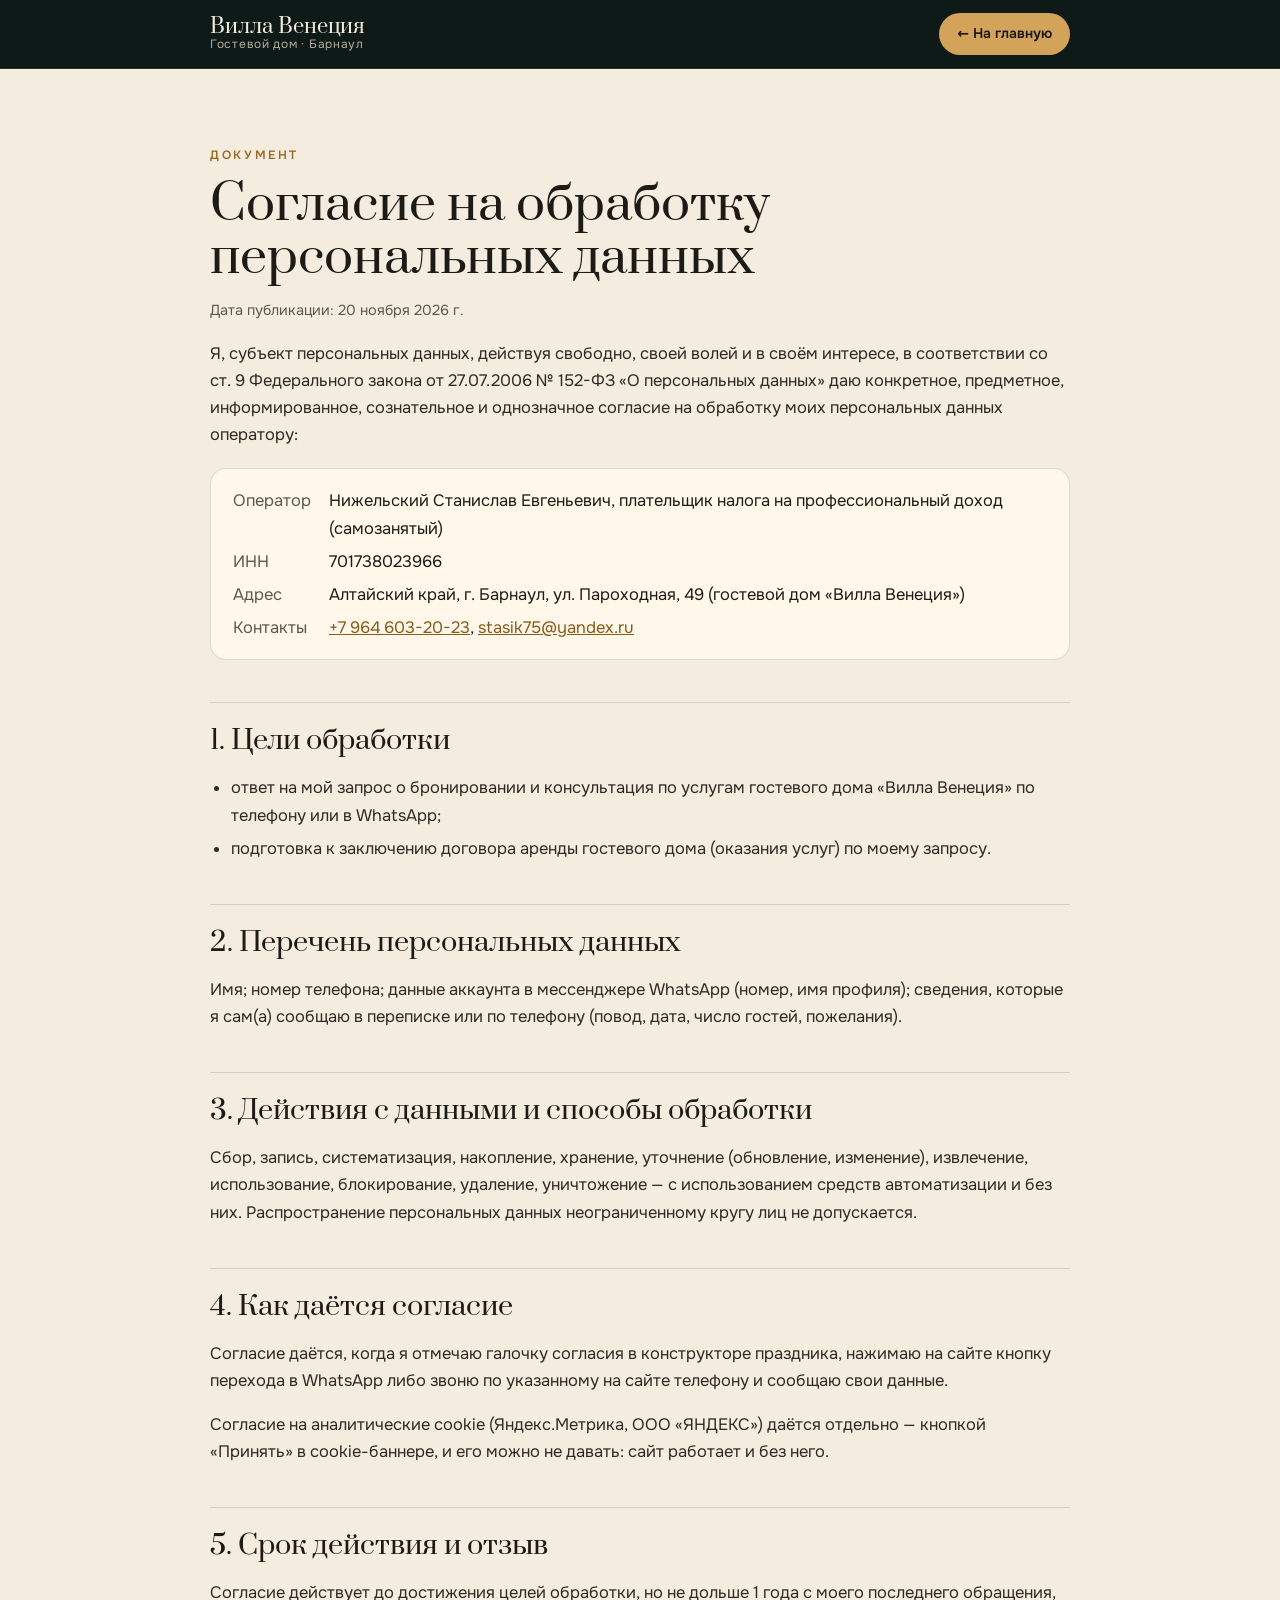
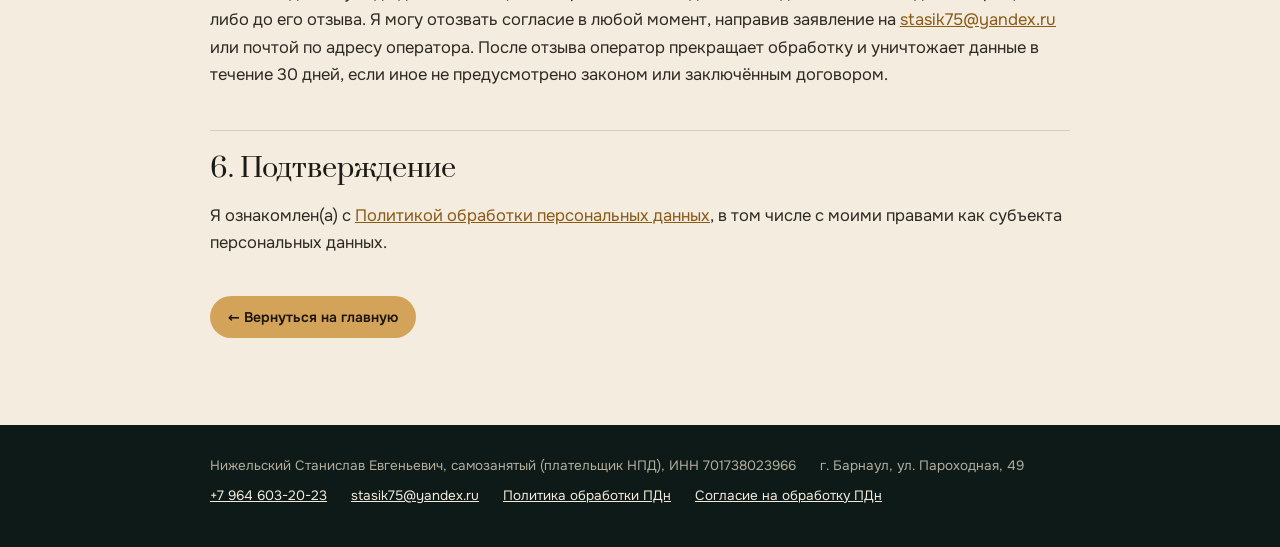
<file: consent.html>
<!doctype html>
<html lang="ru">
<head>
<meta charset="utf-8">
<meta name="viewport" content="width=device-width, initial-scale=1">
<title>Согласие на обработку персональных данных — Вилла Венеция, Барнаул</title>
<meta name="description" content="Согласие на обработку персональных данных гостевого дома «Вилла Венеция», г. Барнаул, ул. Пароходная, 49.">
<meta name="robots" content="index,follow">
<link rel="icon" href="images/favicon.svg" type="image/svg+xml">
<link rel="icon" href="images/favicon.png" sizes="32x32" type="image/png">
<link rel="stylesheet" href="fonts/fonts.css">
<style>
:root{--ink:#0d1a17;--line:rgba(236,224,200,.13);--ivory:#f2ebdd;--mut:#b3ad9d;--paper:#f3ecdf;--tx:#1d1b16;--txm:#5d584c;--pline:rgba(29,27,22,.14);--gold:#d4a35a;--gold2:#e9c584;--sans:"Onest",system-ui,-apple-system,"Segoe UI",Roboto,Arial,sans-serif;--serif:"Prata",Georgia,"Times New Roman",serif}
*{box-sizing:border-box}
html{-webkit-text-size-adjust:100%}
body{margin:0;background:var(--paper);color:var(--tx);font:400 16.5px/1.65 var(--sans)}
a{color:#8a5a16}
.wrap{width:min(860px,100% - 40px);margin-inline:auto}
header{background:var(--ink);color:var(--ivory);border-bottom:1px solid var(--line)}
header .wrap{display:flex;align-items:center;justify-content:space-between;gap:16px;min-height:68px}
.logo{display:grid;text-decoration:none;color:var(--ivory);line-height:1.15}
.logo b{font:400 20px/1.1 var(--serif)}
.logo span{font-size:12px;color:var(--mut);letter-spacing:.06em}
.back{display:inline-flex;align-items:center;min-height:42px;padding:0 18px;border-radius:999px;background:var(--gold);color:#1b140a;text-decoration:none;font-weight:600;font-size:14px;white-space:nowrap}
.back:hover{background:var(--gold2)}
main{padding:clamp(40px,7vw,80px) 0 70px}
.eyebrow{font:600 12px/1 var(--sans);letter-spacing:.22em;text-transform:uppercase;color:#9a6a26}
h1{font:400 clamp(30px,5vw,48px)/1.1 var(--serif);margin:18px 0 10px;text-wrap:balance}
h2{font:400 clamp(21px,3vw,27px)/1.2 var(--serif);margin:42px 0 12px;padding-top:22px;border-top:1px solid var(--pline)}
p,li{color:#2d2a23}
ul,ol{padding-left:1.3em}
li{margin:6px 0}
.meta{color:var(--txm);font-size:14.5px}
.card{background:#fff8ea;border:1px solid var(--pline);border-radius:16px;padding:18px 22px;margin:20px 0}
.card dl{display:grid;grid-template-columns:max-content 1fr;gap:6px 18px;margin:0}
.card dt{color:var(--txm)}
.card dd{margin:0}
@media (max-width:560px){.card dl{grid-template-columns:1fr}.card dd{margin-bottom:8px}.back{padding:0 14px}}
footer{background:var(--ink);color:var(--mut);font-size:13.5px;padding:30px 0 40px}
footer .wrap{display:flex;flex-wrap:wrap;gap:8px 24px}
footer a{color:var(--ivory)}
</style>
</head>
<body>
<header><div class="wrap"><a class="logo" href="index.html"><b>Вилла Венеция</b><span>Гостевой дом · Барнаул</span></a><a class="back" href="index.html">← На главную</a></div></header>
<main><div class="wrap">
<div class="eyebrow">Документ</div>
<h1>Согласие на обработку персональных данных</h1>
<p class="meta">Дата публикации: 20 ноября 2026 г.</p>

<p>Я, субъект персональных данных, действуя свободно, своей волей и в своём интересе, в соответствии со ст. 9 Федерального закона от 27.07.2006 № 152-ФЗ «О персональных данных» даю конкретное, предметное, информированное, сознательное и однозначное согласие на обработку моих персональных данных оператору:</p>
<div class="card"><dl>
<dt>Оператор</dt><dd>Нижельский Станислав Евгеньевич, плательщик налога на профессиональный доход (самозанятый)</dd>
<dt>ИНН</dt><dd>701738023966</dd>
<dt>Адрес</dt><dd>Алтайский край, г. Барнаул, ул. Пароходная, 49 (гостевой дом «Вилла Венеция»)</dd>
<dt>Контакты</dt><dd><a href="tel:+79646032023">+7 964 603-20-23</a>, <a href="mailto:stasik75@yandex.ru">stasik75@yandex.ru</a></dd>
</dl></div>

<h2>1. Цели обработки</h2>
<ul>
<li>ответ на мой запрос о бронировании и консультация по услугам гостевого дома «Вилла Венеция» по телефону или в WhatsApp;</li>
<li>подготовка к заключению договора аренды гостевого дома (оказания услуг) по моему запросу.</li>
</ul>

<h2>2. Перечень персональных данных</h2>
<p>Имя; номер телефона; данные аккаунта в мессенджере WhatsApp (номер, имя профиля); сведения, которые я сам(а) сообщаю в переписке или по телефону (повод, дата, число гостей, пожелания).</p>

<h2>3. Действия с данными и способы обработки</h2>
<p>Сбор, запись, систематизация, накопление, хранение, уточнение (обновление, изменение), извлечение, использование, блокирование, удаление, уничтожение — с использованием средств автоматизации и без них. Распространение персональных данных неограниченному кругу лиц не допускается.</p>

<h2>4. Как даётся согласие</h2>
<p>Согласие даётся, когда я отмечаю галочку согласия в конструкторе праздника, нажимаю на сайте кнопку перехода в WhatsApp либо звоню по указанному на сайте телефону и сообщаю свои данные.</p>
<p>Согласие на аналитические cookie (Яндекс.Метрика, ООО «ЯНДЕКС») даётся отдельно — кнопкой «Принять» в cookie-баннере, и его можно не давать: сайт работает и без него.</p>

<h2>5. Срок действия и отзыв</h2>
<p>Согласие действует до достижения целей обработки, но не дольше 1 года с моего последнего обращения, либо до его отзыва. Я могу отозвать согласие в любой момент, направив заявление на <a href="mailto:stasik75@yandex.ru">stasik75@yandex.ru</a> или почтой по адресу оператора. После отзыва оператор прекращает обработку и уничтожает данные в течение 30 дней, если иное не предусмотрено законом или заключённым договором.</p>

<h2>6. Подтверждение</h2>
<p>Я ознакомлен(а) с <a href="policy.html">Политикой обработки персональных данных</a>, в том числе с моими правами как субъекта персональных данных.</p>
<p style="margin-top:40px"><a class="back" href="index.html">← Вернуться на главную</a></p>
</div></main>
<footer><div class="wrap">
<span>Нижельский Станислав Евгеньевич, самозанятый (плательщик НПД), ИНН 701738023966</span>
<span>г. Барнаул, ул. Пароходная, 49</span>
<a href="tel:+79646032023">+7 964 603-20-23</a>
<a href="mailto:stasik75@yandex.ru">stasik75@yandex.ru</a>
<a href="policy.html">Политика обработки ПДн</a>
<a href="consent.html">Согласие на обработку ПДн</a>
</div></footer>
</body>
</html>
</file>
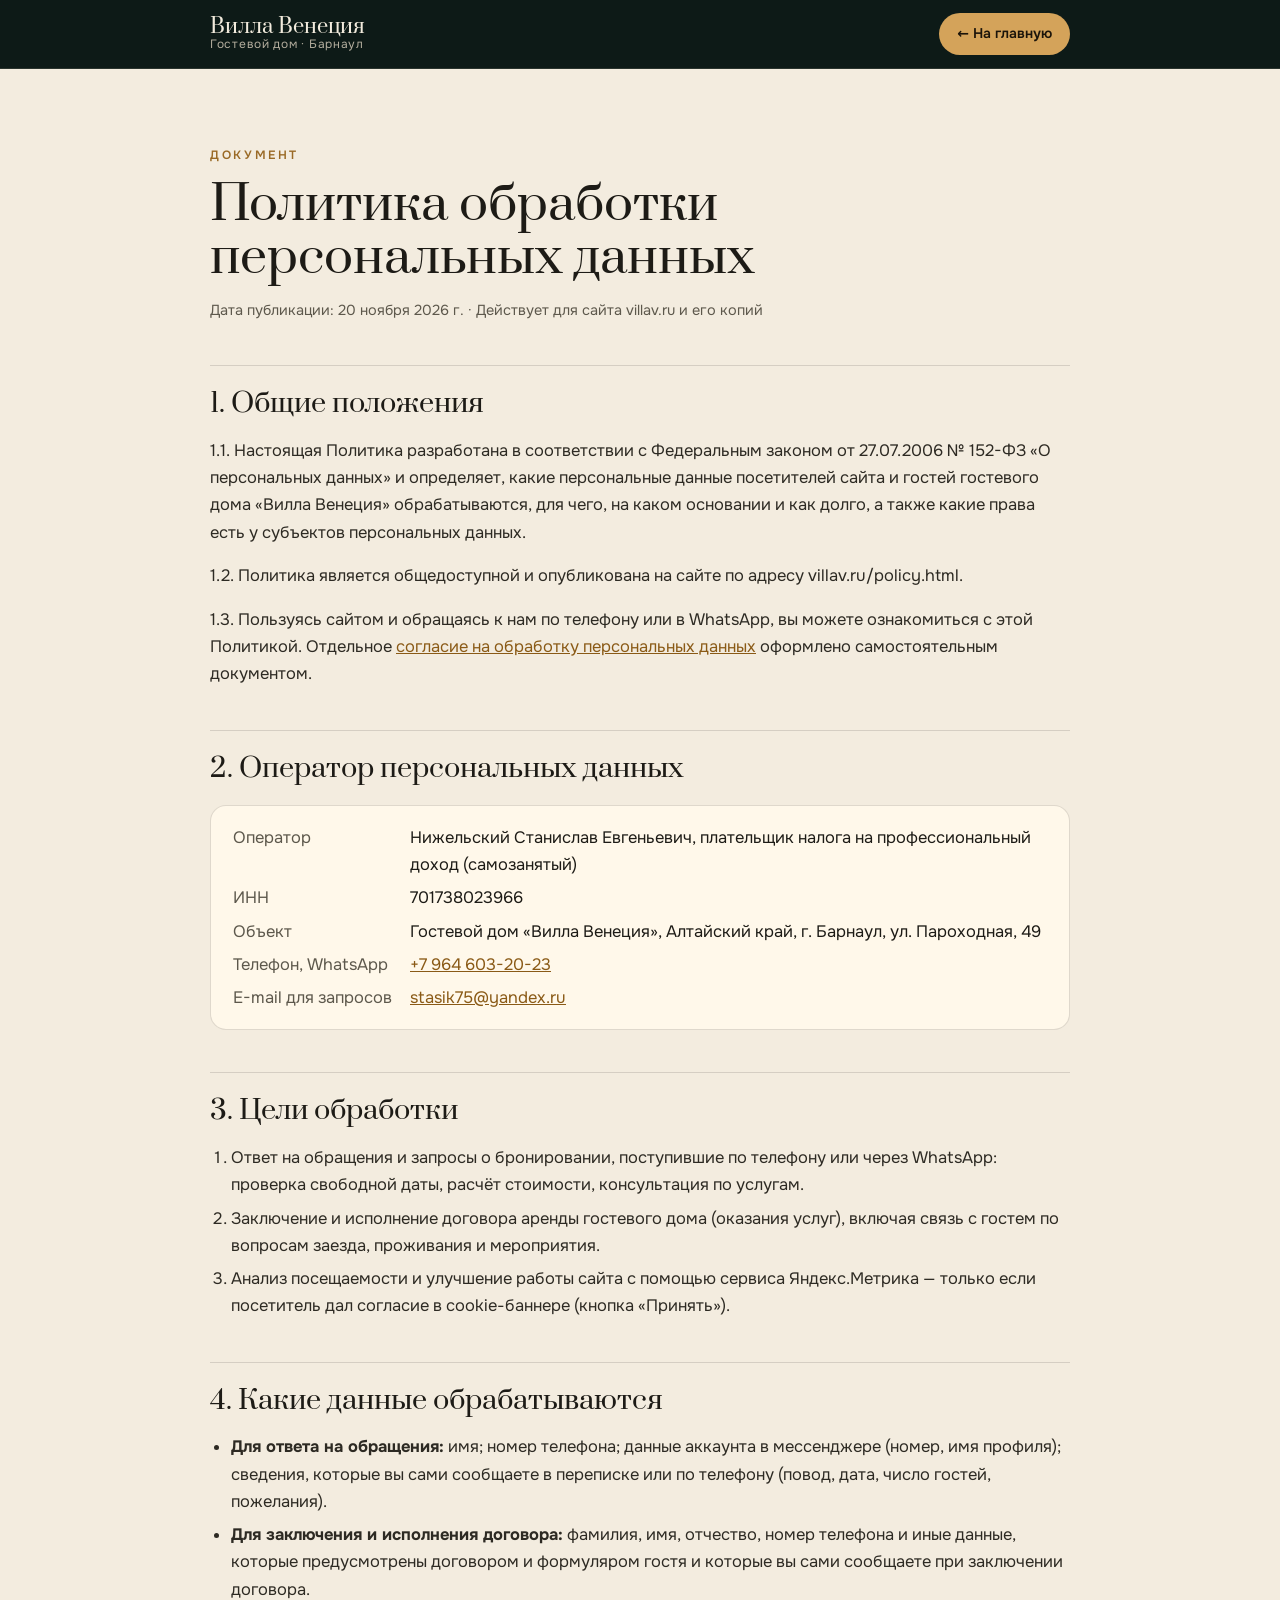
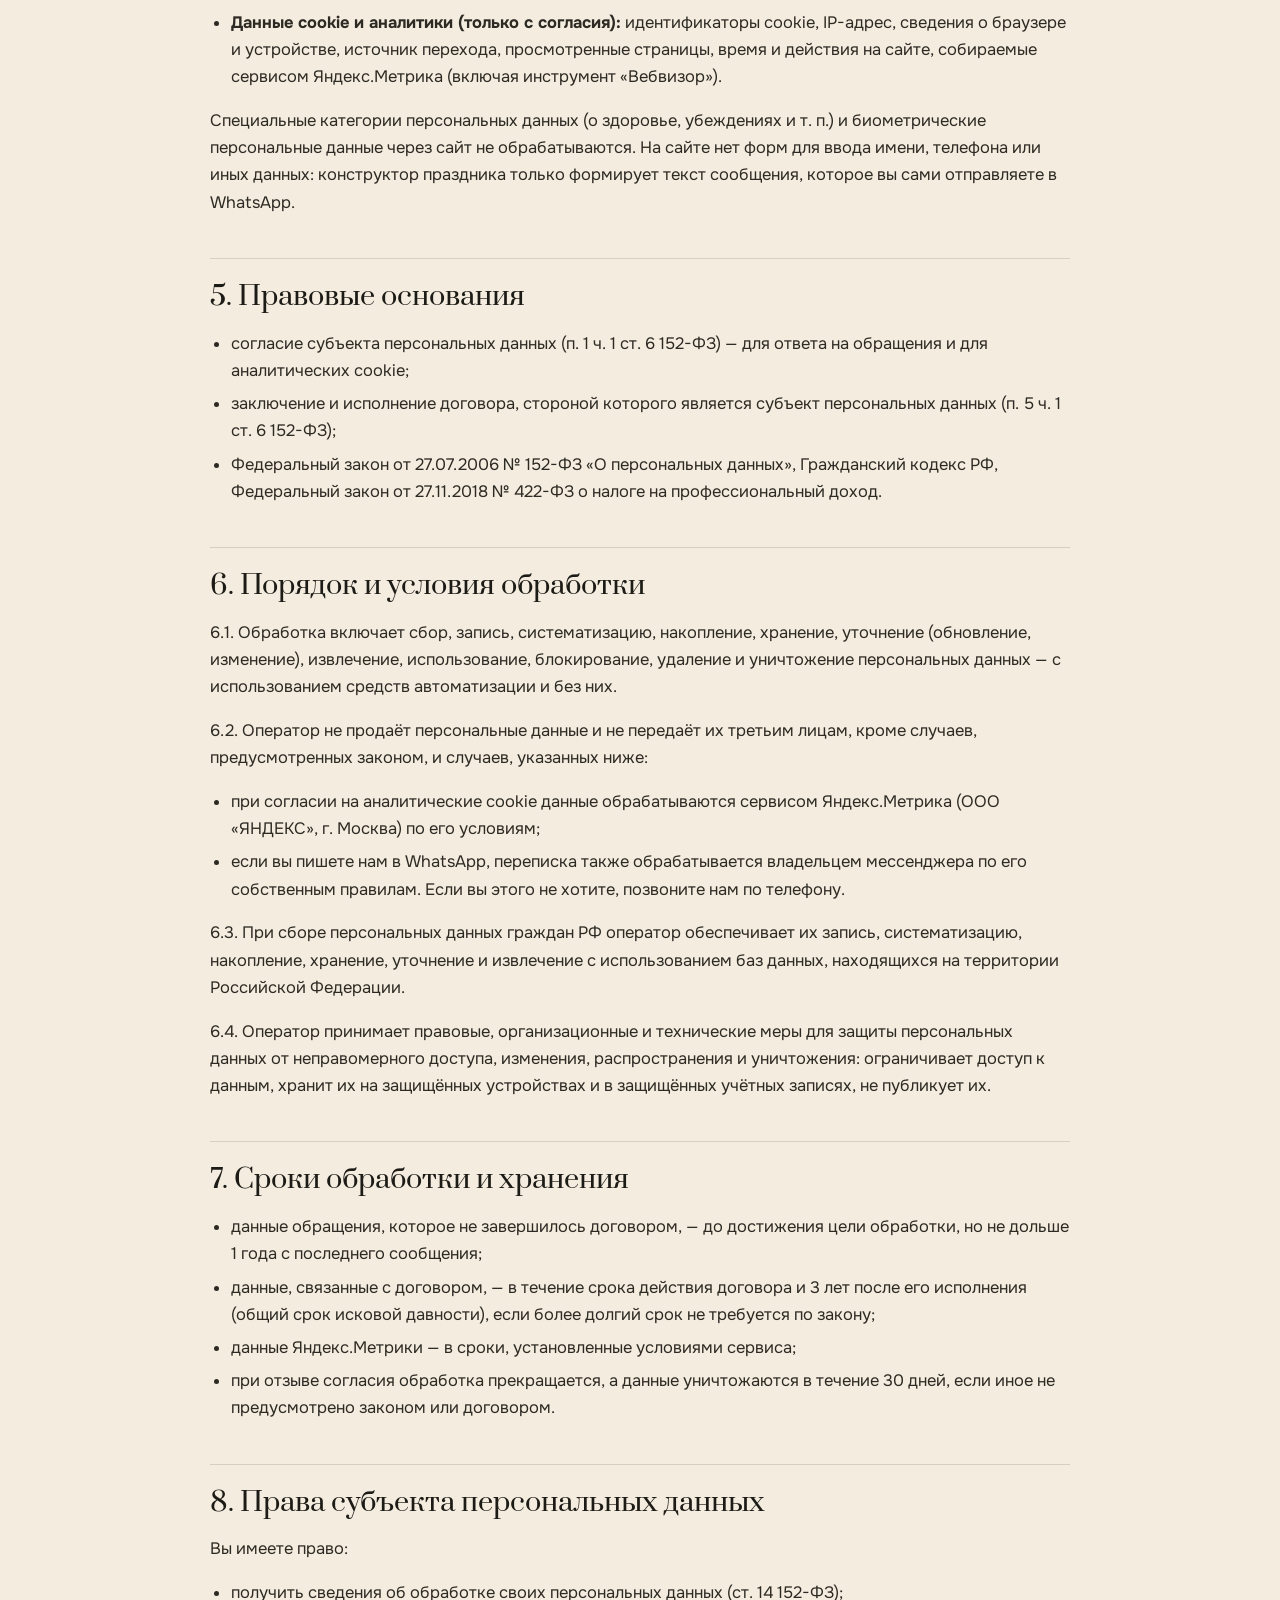
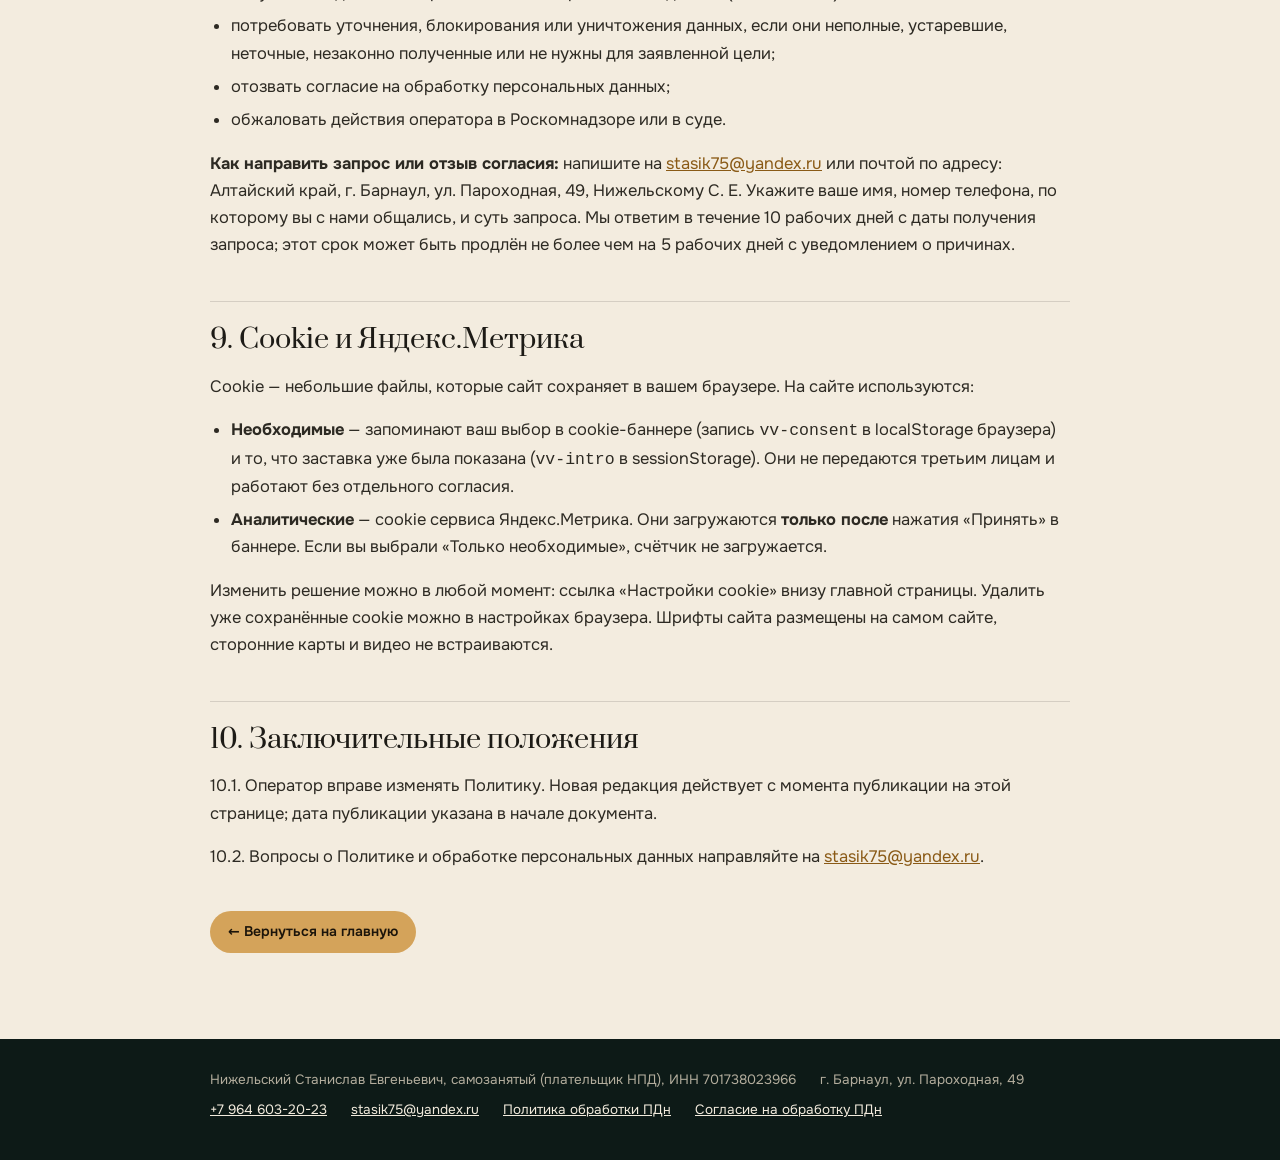
<file: policy.html>
<!doctype html>
<html lang="ru">
<head>
<meta charset="utf-8">
<meta name="viewport" content="width=device-width, initial-scale=1">
<title>Политика обработки персональных данных — Вилла Венеция, Барнаул</title>
<meta name="description" content="Политика обработки персональных данных гостевого дома «Вилла Венеция», г. Барнаул, ул. Пароходная, 49.">
<meta name="robots" content="index,follow">
<link rel="icon" href="images/favicon.svg" type="image/svg+xml">
<link rel="icon" href="images/favicon.png" sizes="32x32" type="image/png">
<link rel="stylesheet" href="fonts/fonts.css">
<style>
:root{--ink:#0d1a17;--line:rgba(236,224,200,.13);--ivory:#f2ebdd;--mut:#b3ad9d;--paper:#f3ecdf;--tx:#1d1b16;--txm:#5d584c;--pline:rgba(29,27,22,.14);--gold:#d4a35a;--gold2:#e9c584;--sans:"Onest",system-ui,-apple-system,"Segoe UI",Roboto,Arial,sans-serif;--serif:"Prata",Georgia,"Times New Roman",serif}
*{box-sizing:border-box}
html{-webkit-text-size-adjust:100%}
body{margin:0;background:var(--paper);color:var(--tx);font:400 16.5px/1.65 var(--sans)}
a{color:#8a5a16}
.wrap{width:min(860px,100% - 40px);margin-inline:auto}
header{background:var(--ink);color:var(--ivory);border-bottom:1px solid var(--line)}
header .wrap{display:flex;align-items:center;justify-content:space-between;gap:16px;min-height:68px}
.logo{display:grid;text-decoration:none;color:var(--ivory);line-height:1.15}
.logo b{font:400 20px/1.1 var(--serif)}
.logo span{font-size:12px;color:var(--mut);letter-spacing:.06em}
.back{display:inline-flex;align-items:center;min-height:42px;padding:0 18px;border-radius:999px;background:var(--gold);color:#1b140a;text-decoration:none;font-weight:600;font-size:14px;white-space:nowrap}
.back:hover{background:var(--gold2)}
main{padding:clamp(40px,7vw,80px) 0 70px}
.eyebrow{font:600 12px/1 var(--sans);letter-spacing:.22em;text-transform:uppercase;color:#9a6a26}
h1{font:400 clamp(30px,5vw,48px)/1.1 var(--serif);margin:18px 0 10px;text-wrap:balance}
h2{font:400 clamp(21px,3vw,27px)/1.2 var(--serif);margin:42px 0 12px;padding-top:22px;border-top:1px solid var(--pline)}
p,li{color:#2d2a23}
ul,ol{padding-left:1.3em}
li{margin:6px 0}
.meta{color:var(--txm);font-size:14.5px}
.card{background:#fff8ea;border:1px solid var(--pline);border-radius:16px;padding:18px 22px;margin:20px 0}
.card dl{display:grid;grid-template-columns:max-content 1fr;gap:6px 18px;margin:0}
.card dt{color:var(--txm)}
.card dd{margin:0}
@media (max-width:560px){.card dl{grid-template-columns:1fr}.card dd{margin-bottom:8px}.back{padding:0 14px}}
footer{background:var(--ink);color:var(--mut);font-size:13.5px;padding:30px 0 40px}
footer .wrap{display:flex;flex-wrap:wrap;gap:8px 24px}
footer a{color:var(--ivory)}
</style>
</head>
<body>
<header><div class="wrap"><a class="logo" href="index.html"><b>Вилла Венеция</b><span>Гостевой дом · Барнаул</span></a><a class="back" href="index.html">← На главную</a></div></header>
<main><div class="wrap">
<div class="eyebrow">Документ</div>
<h1>Политика обработки персональных данных</h1>
<p class="meta">Дата публикации: 20 ноября 2026 г. · Действует для сайта villav.ru и его копий</p>

<h2>1. Общие положения</h2>
<p>1.1. Настоящая Политика разработана в соответствии с Федеральным законом от 27.07.2006 № 152-ФЗ «О персональных данных» и определяет, какие персональные данные посетителей сайта и гостей гостевого дома «Вилла Венеция» обрабатываются, для чего, на каком основании и как долго, а также какие права есть у субъектов персональных данных.</p>
<p>1.2. Политика является общедоступной и опубликована на сайте по адресу villav.ru/policy.html.</p>
<p>1.3. Пользуясь сайтом и обращаясь к нам по телефону или в WhatsApp, вы можете ознакомиться с этой Политикой. Отдельное <a href="consent.html">согласие на обработку персональных данных</a> оформлено самостоятельным документом.</p>

<h2>2. Оператор персональных данных</h2>
<div class="card"><dl>
<dt>Оператор</dt><dd>Нижельский Станислав Евгеньевич, плательщик налога на профессиональный доход (самозанятый)</dd>
<dt>ИНН</dt><dd>701738023966</dd>
<dt>Объект</dt><dd>Гостевой дом «Вилла Венеция», Алтайский край, г. Барнаул, ул. Пароходная, 49</dd>
<dt>Телефон, WhatsApp</dt><dd><a href="tel:+79646032023">+7 964 603-20-23</a></dd>
<dt>E-mail для запросов</dt><dd><a href="mailto:stasik75@yandex.ru">stasik75@yandex.ru</a></dd>
</dl></div>

<h2>3. Цели обработки</h2>
<ol>
<li>Ответ на обращения и запросы о бронировании, поступившие по телефону или через WhatsApp: проверка свободной даты, расчёт стоимости, консультация по услугам.</li>
<li>Заключение и исполнение договора аренды гостевого дома (оказания услуг), включая связь с гостем по вопросам заезда, проживания и мероприятия.</li>
<li>Анализ посещаемости и улучшение работы сайта с помощью сервиса Яндекс.Метрика — только если посетитель дал согласие в cookie-баннере (кнопка «Принять»).</li>
</ol>

<h2>4. Какие данные обрабатываются</h2>
<ul>
<li><b>Для ответа на обращения:</b> имя; номер телефона; данные аккаунта в мессенджере (номер, имя профиля); сведения, которые вы сами сообщаете в переписке или по телефону (повод, дата, число гостей, пожелания).</li>
<li><b>Для заключения и исполнения договора:</b> фамилия, имя, отчество, номер телефона и иные данные, которые предусмотрены договором и формуляром гостя и которые вы сами сообщаете при заключении договора.</li>
<li><b>Данные cookie и аналитики (только с согласия):</b> идентификаторы cookie, IP-адрес, сведения о браузере и устройстве, источник перехода, просмотренные страницы, время и действия на сайте, собираемые сервисом Яндекс.Метрика (включая инструмент «Вебвизор»).</li>
</ul>
<p>Специальные категории персональных данных (о здоровье, убеждениях и т. п.) и биометрические персональные данные через сайт не обрабатываются. На сайте нет форм для ввода имени, телефона или иных данных: конструктор праздника только формирует текст сообщения, которое вы сами отправляете в WhatsApp.</p>

<h2>5. Правовые основания</h2>
<ul>
<li>согласие субъекта персональных данных (п. 1 ч. 1 ст. 6 152-ФЗ) — для ответа на обращения и для аналитических cookie;</li>
<li>заключение и исполнение договора, стороной которого является субъект персональных данных (п. 5 ч. 1 ст. 6 152-ФЗ);</li>
<li>Федеральный закон от 27.07.2006 № 152-ФЗ «О персональных данных», Гражданский кодекс РФ, Федеральный закон от 27.11.2018 № 422-ФЗ о налоге на профессиональный доход.</li>
</ul>

<h2>6. Порядок и условия обработки</h2>
<p>6.1. Обработка включает сбор, запись, систематизацию, накопление, хранение, уточнение (обновление, изменение), извлечение, использование, блокирование, удаление и уничтожение персональных данных — с использованием средств автоматизации и без них.</p>
<p>6.2. Оператор не продаёт персональные данные и не передаёт их третьим лицам, кроме случаев, предусмотренных законом, и случаев, указанных ниже:</p>
<ul>
<li>при согласии на аналитические cookie данные обрабатываются сервисом Яндекс.Метрика (ООО «ЯНДЕКС», г. Москва) по его условиям;</li>
<li>если вы пишете нам в WhatsApp, переписка также обрабатывается владельцем мессенджера по его собственным правилам. Если вы этого не хотите, позвоните нам по телефону.</li>
</ul>
<p>6.3. При сборе персональных данных граждан РФ оператор обеспечивает их запись, систематизацию, накопление, хранение, уточнение и извлечение с использованием баз данных, находящихся на территории Российской Федерации.</p>
<p>6.4. Оператор принимает правовые, организационные и технические меры для защиты персональных данных от неправомерного доступа, изменения, распространения и уничтожения: ограничивает доступ к данным, хранит их на защищённых устройствах и в защищённых учётных записях, не публикует их.</p>

<h2>7. Сроки обработки и хранения</h2>
<ul>
<li>данные обращения, которое не завершилось договором, — до достижения цели обработки, но не дольше 1 года с последнего сообщения;</li>
<li>данные, связанные с договором, — в течение срока действия договора и 3 лет после его исполнения (общий срок исковой давности), если более долгий срок не требуется по закону;</li>
<li>данные Яндекс.Метрики — в сроки, установленные условиями сервиса;</li>
<li>при отзыве согласия обработка прекращается, а данные уничтожаются в течение 30 дней, если иное не предусмотрено законом или договором.</li>
</ul>

<h2>8. Права субъекта персональных данных</h2>
<p>Вы имеете право:</p>
<ul>
<li>получить сведения об обработке своих персональных данных (ст. 14 152-ФЗ);</li>
<li>потребовать уточнения, блокирования или уничтожения данных, если они неполные, устаревшие, неточные, незаконно полученные или не нужны для заявленной цели;</li>
<li>отозвать согласие на обработку персональных данных;</li>
<li>обжаловать действия оператора в Роскомнадзоре или в суде.</li>
</ul>
<p><b>Как направить запрос или отзыв согласия:</b> напишите на <a href="mailto:stasik75@yandex.ru">stasik75@yandex.ru</a> или почтой по адресу: Алтайский край, г. Барнаул, ул. Пароходная, 49, Нижельскому С. Е. Укажите ваше имя, номер телефона, по которому вы с нами общались, и суть запроса. Мы ответим в течение 10 рабочих дней с даты получения запроса; этот срок может быть продлён не более чем на 5 рабочих дней с уведомлением о причинах.</p>

<h2 id="cookies">9. Cookie и Яндекс.Метрика</h2>
<p>Cookie — небольшие файлы, которые сайт сохраняет в вашем браузере. На сайте используются:</p>
<ul>
<li><b>Необходимые</b> — запоминают ваш выбор в cookie-баннере (запись <code>vv-consent</code> в localStorage браузера) и то, что заставка уже была показана (<code>vv-intro</code> в sessionStorage). Они не передаются третьим лицам и работают без отдельного согласия.</li>
<li><b>Аналитические</b> — cookie сервиса Яндекс.Метрика. Они загружаются <b>только после</b> нажатия «Принять» в баннере. Если вы выбрали «Только необходимые», счётчик не загружается.</li>
</ul>
<p>Изменить решение можно в любой момент: ссылка «Настройки cookie» внизу главной страницы. Удалить уже сохранённые cookie можно в настройках браузера. Шрифты сайта размещены на самом сайте, сторонние карты и видео не встраиваются.</p>

<h2>10. Заключительные положения</h2>
<p>10.1. Оператор вправе изменять Политику. Новая редакция действует с момента публикации на этой странице; дата публикации указана в начале документа.</p>
<p>10.2. Вопросы о Политике и обработке персональных данных направляйте на <a href="mailto:stasik75@yandex.ru">stasik75@yandex.ru</a>.</p>
<p style="margin-top:40px"><a class="back" href="index.html">← Вернуться на главную</a></p>
</div></main>
<footer><div class="wrap">
<span>Нижельский Станислав Евгеньевич, самозанятый (плательщик НПД), ИНН 701738023966</span>
<span>г. Барнаул, ул. Пароходная, 49</span>
<a href="tel:+79646032023">+7 964 603-20-23</a>
<a href="mailto:stasik75@yandex.ru">stasik75@yandex.ru</a>
<a href="policy.html">Политика обработки ПДн</a>
<a href="consent.html">Согласие на обработку ПДн</a>
</div></footer>
</body>
</html>
</file>
<file: fonts/fonts.css>
/* Шрифты Prata и Onest (SIL Open Font License), размещены на сайте локально — без запросов к Google Fonts */
/* Onest cyrillic-ext */
@font-face {
  font-family: 'Onest';
  font-style: normal;
  font-weight: 400 700;
  font-display: swap;
  src: url([data-uri]) format('woff2');
  unicode-range: U+0460-052F, U+1C80-1C8A, U+20B4, U+2DE0-2DFF, U+A640-A69F, U+FE2E-FE2F;
}
/* Onest cyrillic */
@font-face {
  font-family: 'Onest';
  font-style: normal;
  font-weight: 400 700;
  font-display: swap;
  src: url([data-uri]) format('woff2');
  unicode-range: U+0301, U+0400-045F, U+0490-0491, U+04B0-04B1, U+2116;
}
/* Onest latin */
@font-face {
  font-family: 'Onest';
  font-style: normal;
  font-weight: 400 700;
  font-display: swap;
  src: url([data-uri]) format('woff2');
  unicode-range: U+0000-00FF, U+0131, U+0152-0153, U+02BB-02BC, U+02C6, U+02DA, U+02DC, U+0304, U+0308, U+0329, U+2000-206F, U+20AC, U+2122, U+2191, U+2193, U+2212, U+2215, U+FEFF, U+FFFD;
}
/* Prata cyrillic-ext */
@font-face {
  font-family: 'Prata';
  font-style: normal;
  font-weight: 400;
  font-display: swap;
  src: url([data-uri]) format('woff2');
  unicode-range: U+0460-052F, U+1C80-1C8A, U+20B4, U+2DE0-2DFF, U+A640-A69F, U+FE2E-FE2F;
}
/* Prata cyrillic */
@font-face {
  font-family: 'Prata';
  font-style: normal;
  font-weight: 400;
  font-display: swap;
  src: url([data-uri]) format('woff2');
  unicode-range: U+0301, U+0400-045F, U+0490-0491, U+04B0-04B1, U+2116;
}
/* Prata latin */
@font-face {
  font-family: 'Prata';
  font-style: normal;
  font-weight: 400;
  font-display: swap;
  src: url([data-uri]) format('woff2');
  unicode-range: U+0000-00FF, U+0131, U+0152-0153, U+02BB-02BC, U+02C6, U+02DA, U+02DC, U+0304, U+0308, U+0329, U+2000-206F, U+20AC, U+2122, U+2191, U+2193, U+2212, U+2215, U+FEFF, U+FFFD;
}
</file>
